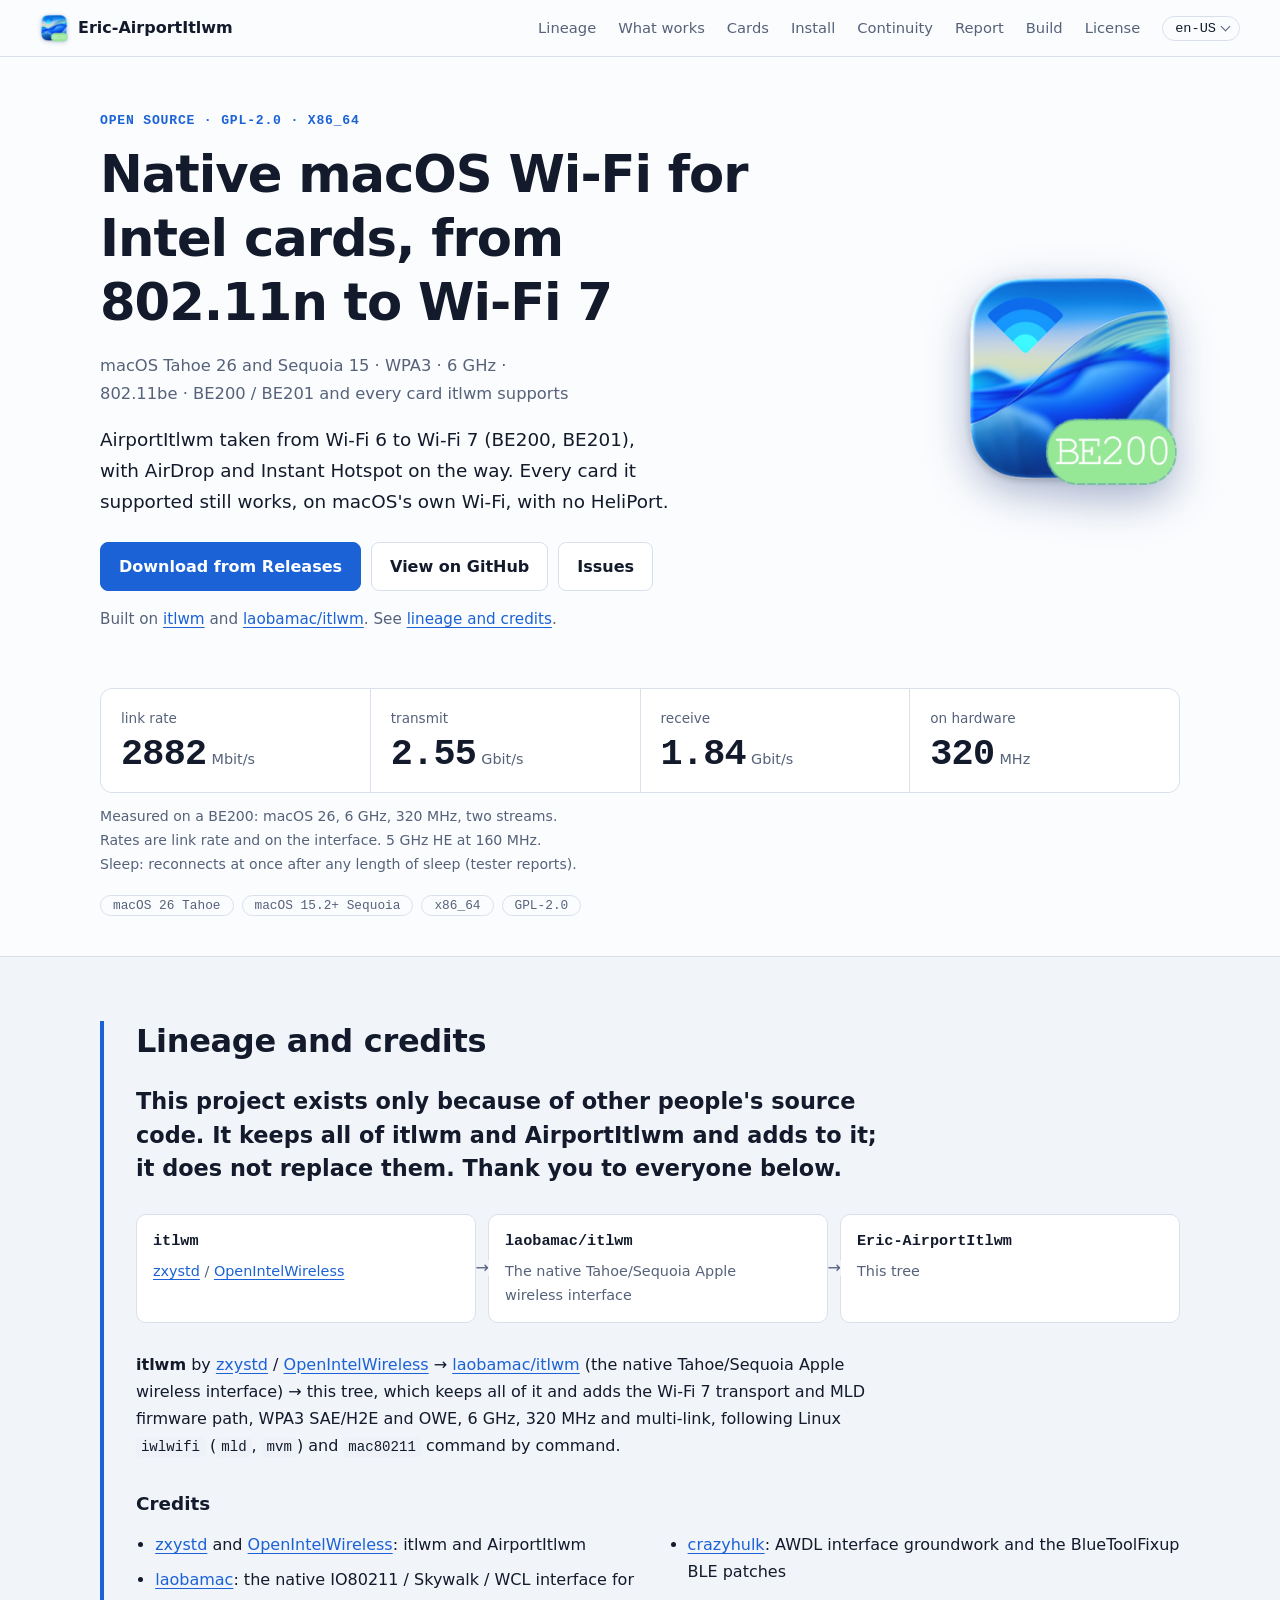
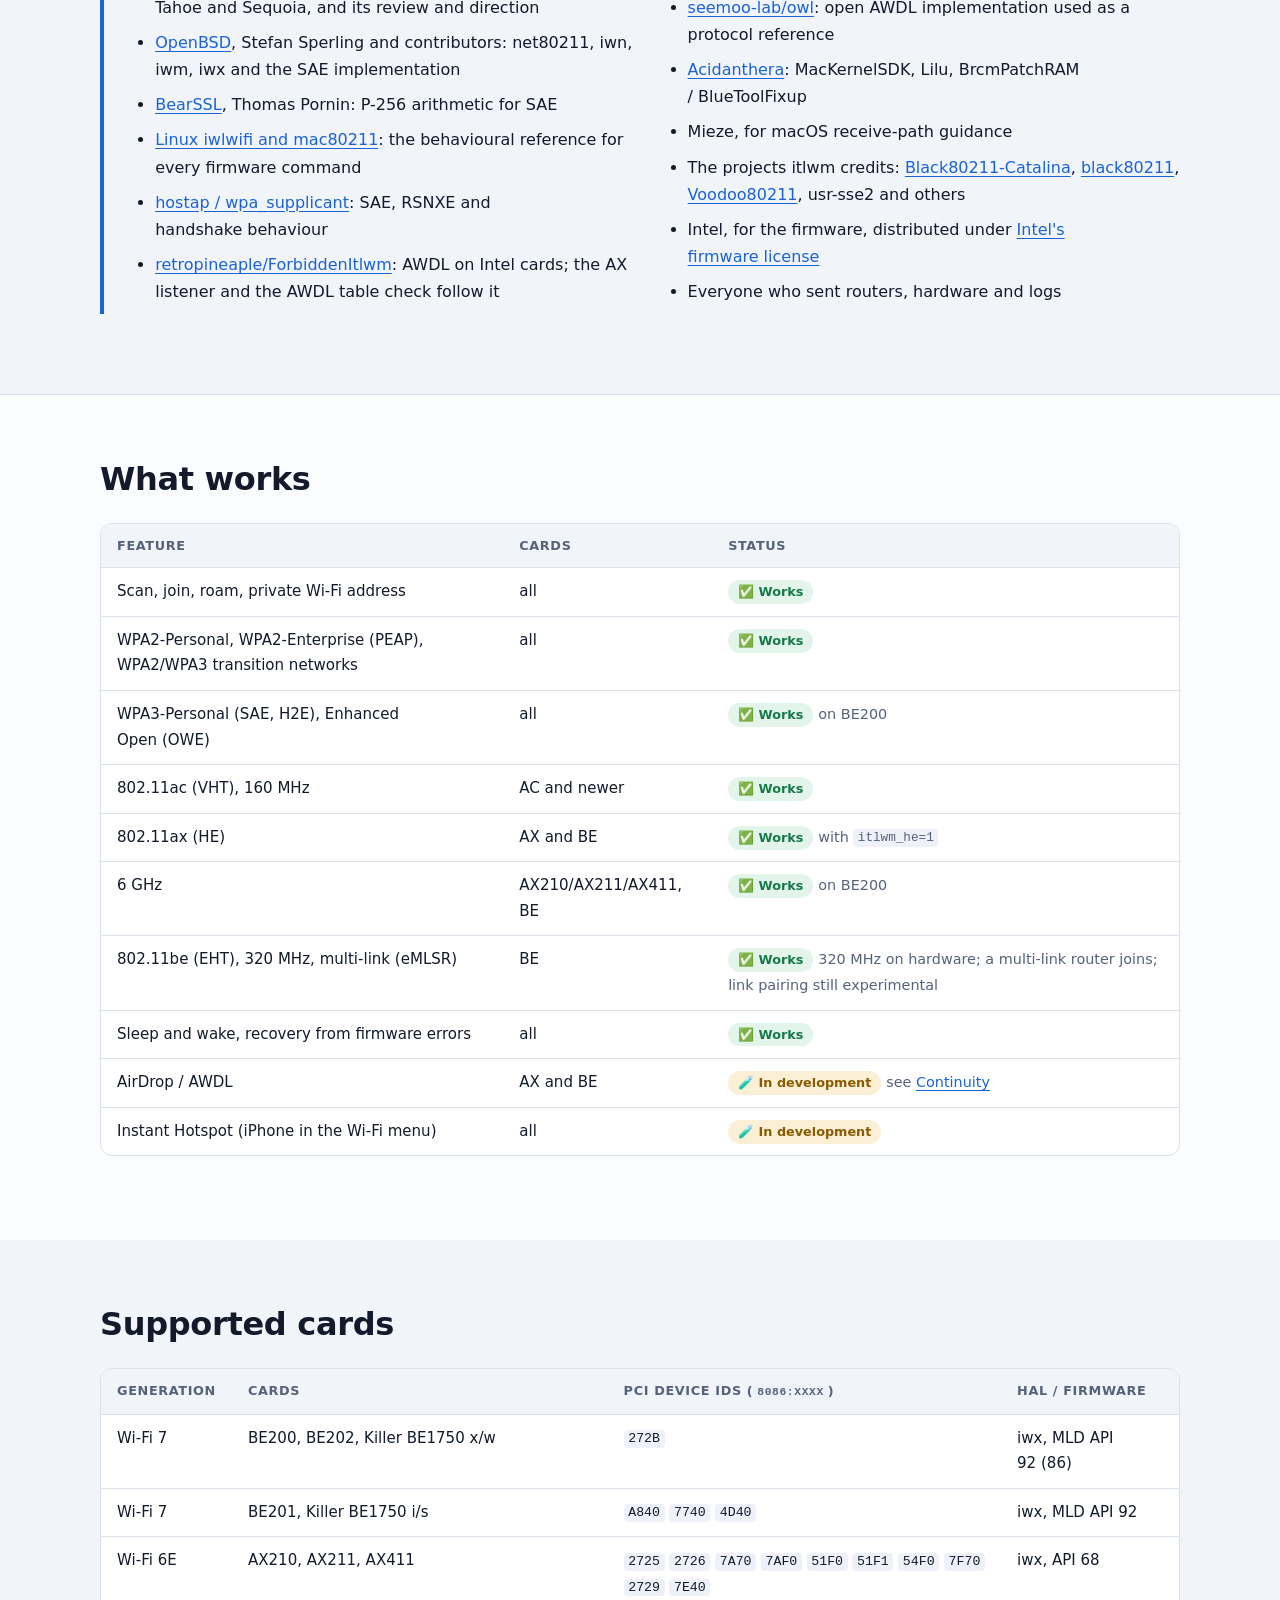
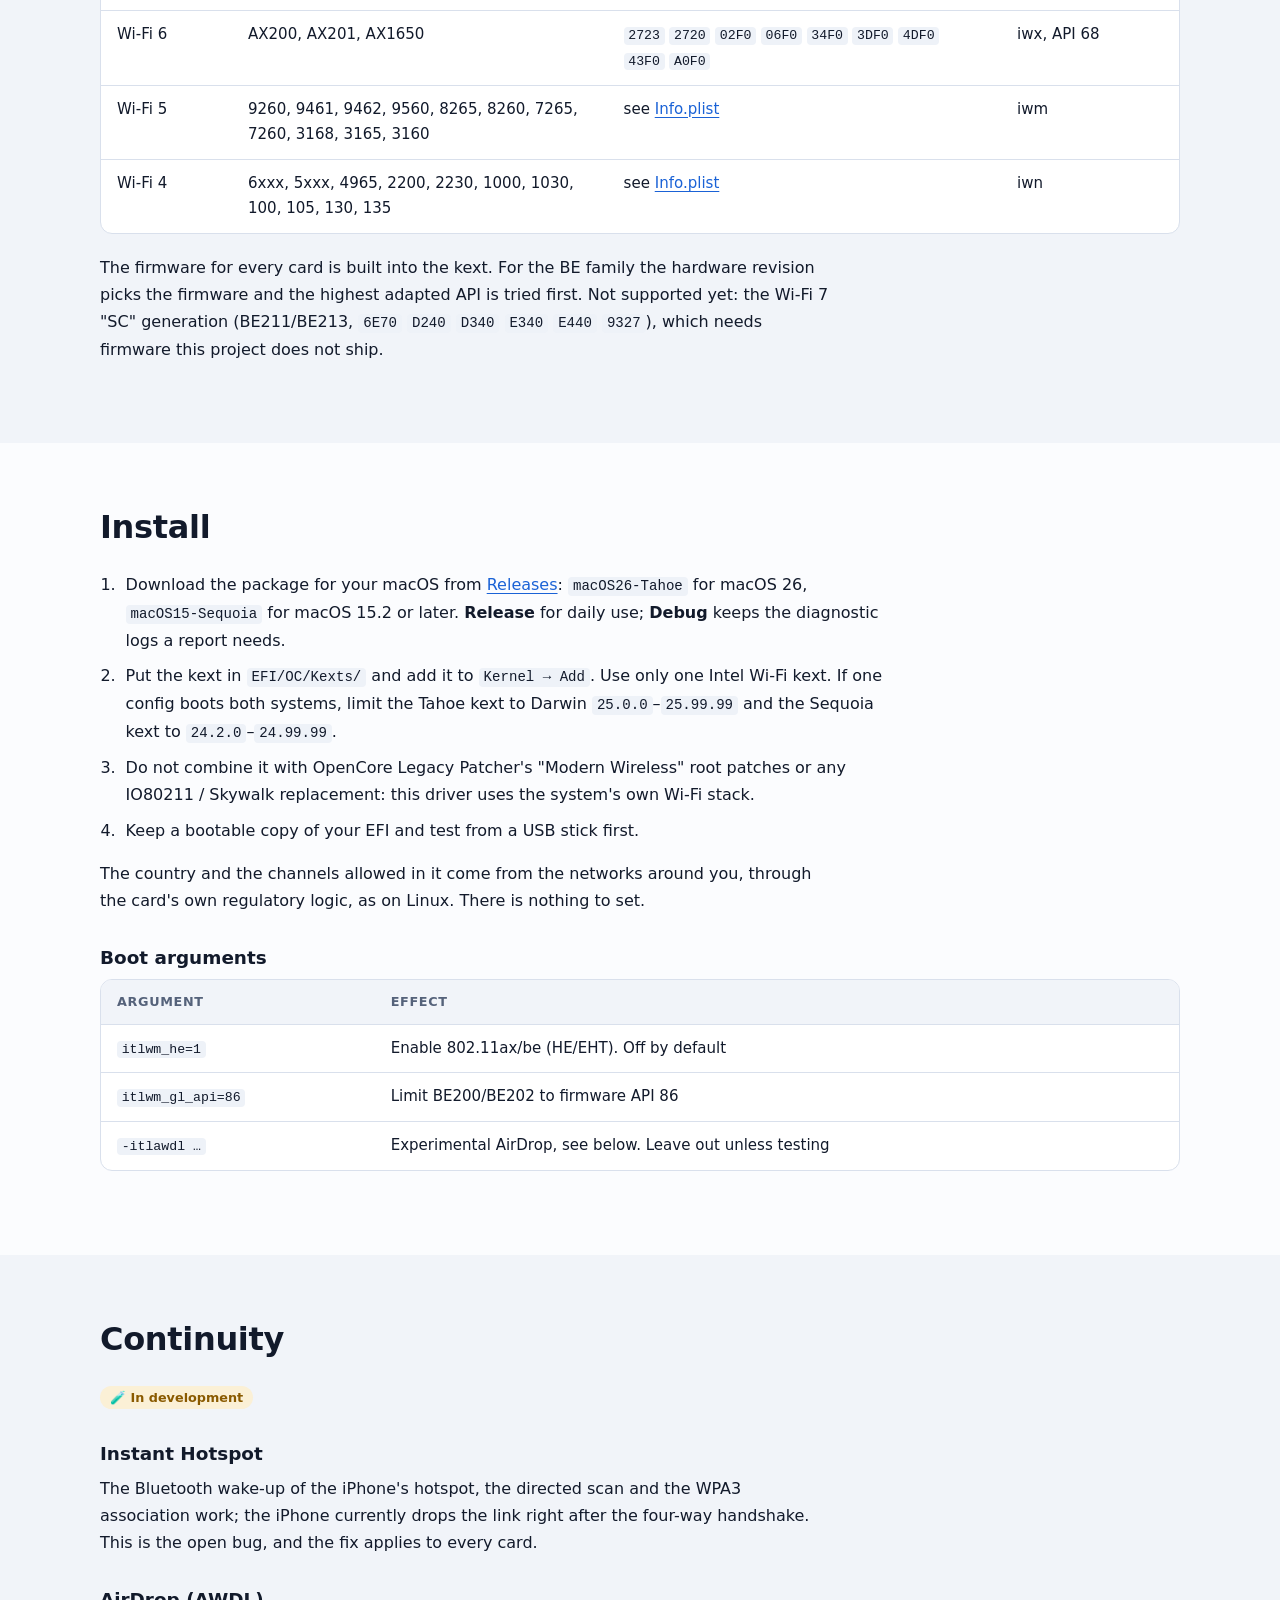
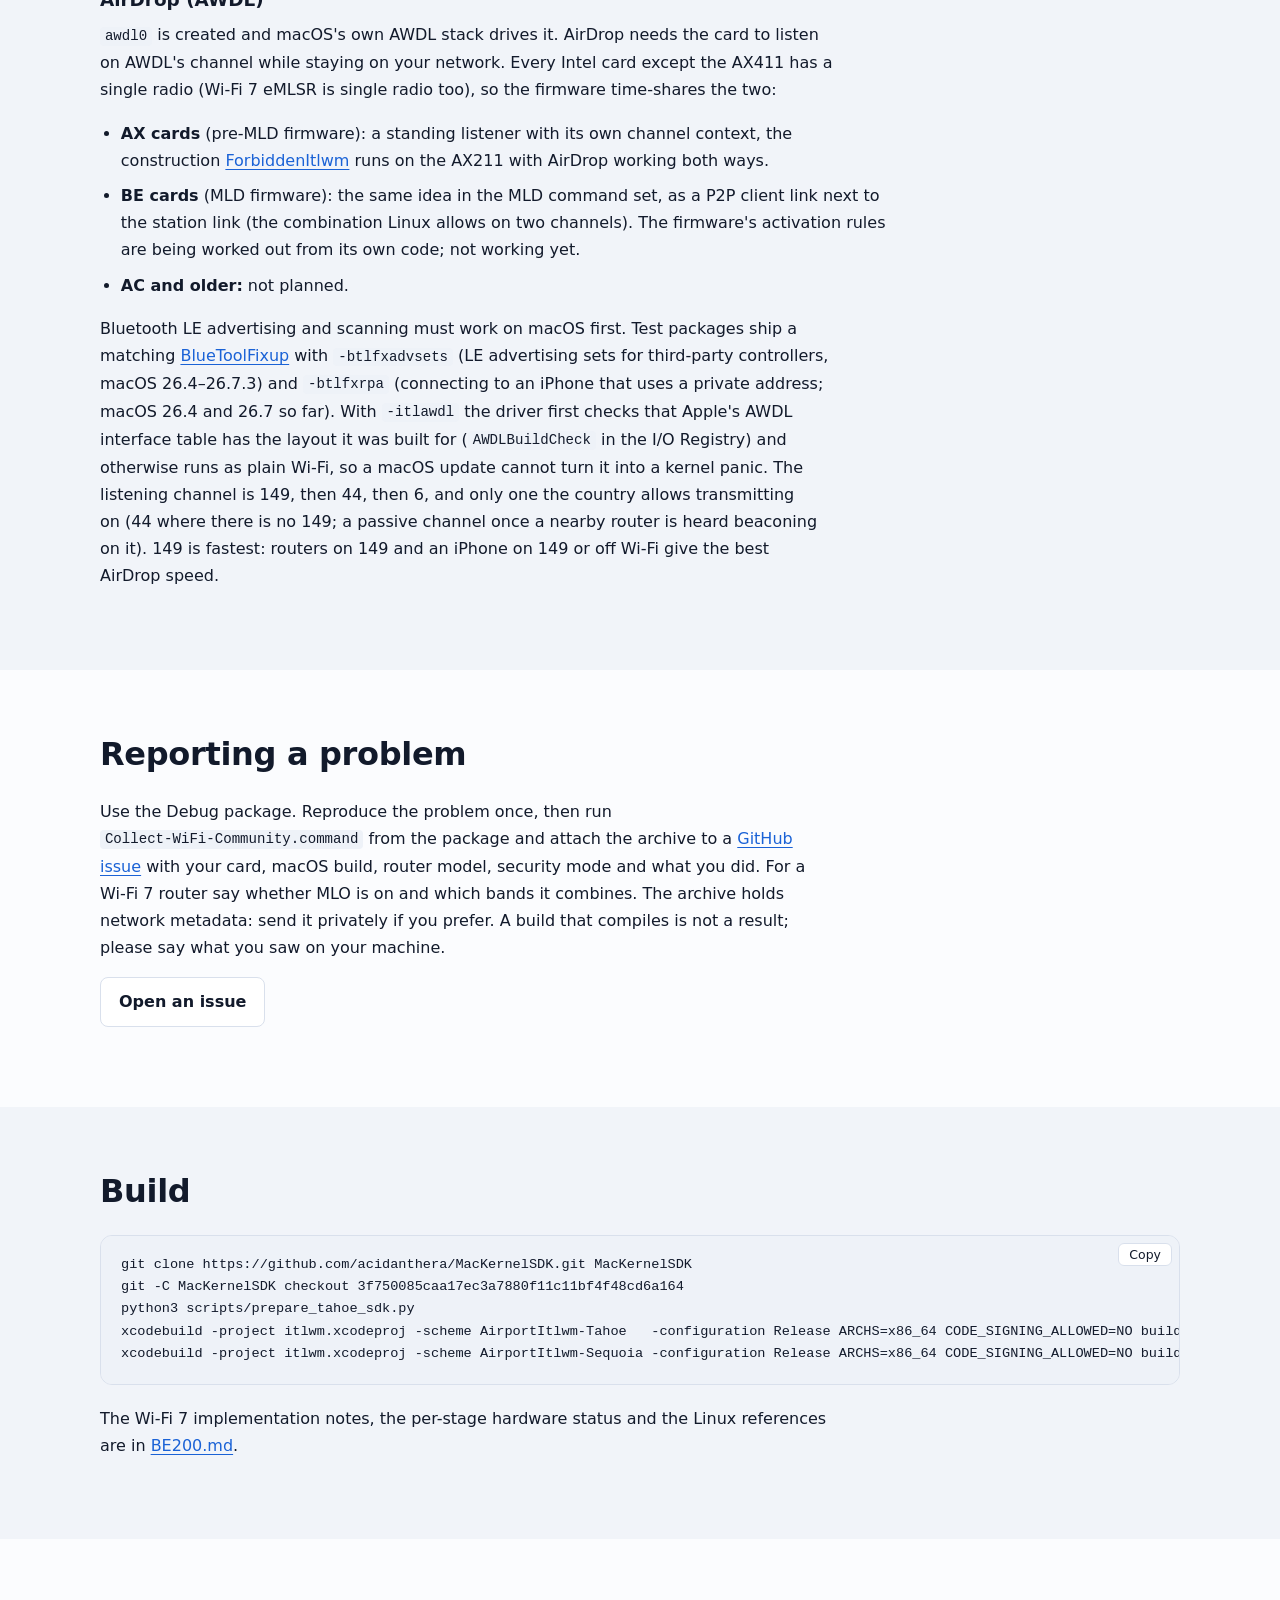
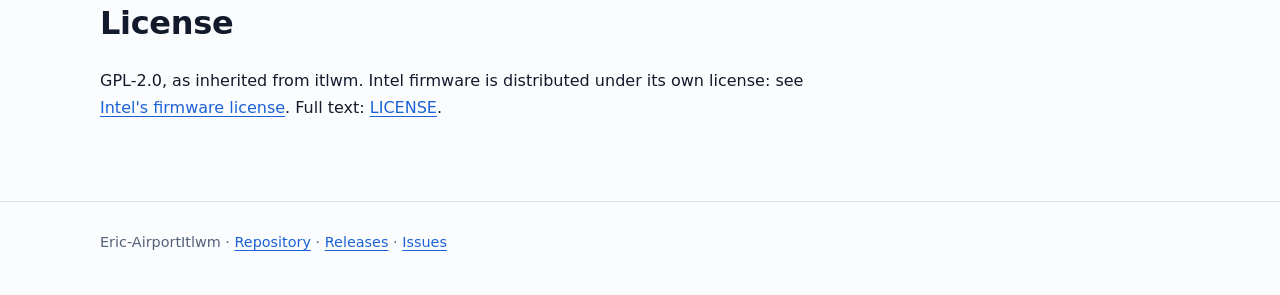
<file: docs/index.html>
<!DOCTYPE html>
<html lang="en" data-lang="en-us">
<head>
<meta charset="utf-8">
<meta name="viewport" content="width=device-width, initial-scale=1">
<meta name="color-scheme" content="light dark">
<title>Eric-AirportItlwm: native macOS Wi-Fi for Intel cards, 802.11n to Wi-Fi 7</title>
<meta name="description" content="Native macOS Wi-Fi for Intel cards, from 802.11n to Wi-Fi 7. macOS Tahoe 26 and Sequoia 15, WPA3, 6 GHz, 802.11be, BE200 / BE201 and every card itlwm supports.">
<link rel="canonical" href="https://ersiter.github.io/Eric-AirportItlwm/">
<link rel="alternate" hreflang="en" href="https://ersiter.github.io/Eric-AirportItlwm/">
<link rel="alternate" hreflang="zh-Hans" href="https://ersiter.github.io/Eric-AirportItlwm/zh-hans/">
<link rel="alternate" hreflang="zh-Hant" href="https://ersiter.github.io/Eric-AirportItlwm/zh-hant/">
<link rel="alternate" hreflang="de" href="https://ersiter.github.io/Eric-AirportItlwm/de/">
<link rel="alternate" hreflang="fr" href="https://ersiter.github.io/Eric-AirportItlwm/fr/">
<link rel="alternate" hreflang="ru" href="https://ersiter.github.io/Eric-AirportItlwm/ru/">
<link rel="alternate" hreflang="x-default" href="https://ersiter.github.io/Eric-AirportItlwm/">
<link rel="icon" type="image/png" href="be200-icon.png">
<link rel="stylesheet" href="style.css">
<script>var SITE_ROOT=true;</script>
<script src="lang.js"></script>
<script defer src="app.js"></script>
</head>
<body>
<a class="skip" href="#main">Skip to content</a>
<header class="top"><div class="bar">
<a class="brand" href="#top"><img src="be200-icon.png" width="28" height="28" alt="">Eric-AirportItlwm</a>
<button class="burger" type="button" aria-label="Menu" aria-expanded="false" aria-controls="sections"><span></span><span></span><span></span></button>
<nav id="sections" aria-label="Sections">
<a href="#lineage">Lineage</a>
<a href="#works">What works</a>
<a href="#cards">Cards</a>
<a href="#install">Install</a>
<a href="#continuity">Continuity</a>
<a href="#report">Report</a>
<a href="#build">Build</a>
<a href="#license">License</a>
</nav>
<details class="lang">
<summary aria-label="Language"><span lang="en">en-US</span></summary>
<ul>
<li><a href="./" hreflang="en" lang="en" data-lang="en-us" aria-current="true">en-US<span>English</span></a></li>
<li><a href="zh-hans/" hreflang="zh-Hans" lang="zh-Hans" data-lang="zh-hans">zh-Hans<span>简体中文</span></a></li>
<li><a href="zh-hant/" hreflang="zh-Hant" lang="zh-Hant" data-lang="zh-hant">zh-Hant<span>繁體中文</span></a></li>
<li><a href="de/" hreflang="de" lang="de" data-lang="de">de<span>Deutsch</span></a></li>
<li><a href="fr/" hreflang="fr" lang="fr" data-lang="fr">fr<span>Français</span></a></li>
<li><a href="ru/" hreflang="ru" lang="ru" data-lang="ru">ru<span>Русский</span></a></li>
</ul>
</details>
</div></header>
<main id="main">
<section class="hero" id="top"><div class="wrap hero-grid">
<div class="hero-text">
<p class="eyebrow">Open source · <span class="nw">GPL-2</span>.0 · x86_64</p>
<h1>Native macOS <span class="nw">Wi-Fi</span> for Intel cards, from <span class="nw">802.11n</span> to <span class="nw">Wi-Fi 7</span></h1>
<p class="sub">macOS Tahoe 26 and Sequoia 15 · WPA3 · 6 GHz · <span class="nw">802.11be</span> · <span class="nw">BE200 / BE201</span> and every card itlwm supports</p>
<p class="lead">AirportItlwm taken from <span class="nw">Wi-Fi 6</span> to <span class="nw">Wi-Fi 7</span> (BE200, BE201), with AirDrop and Instant Hotspot on the way. Every card it supported still works, on macOS's own <span class="nw">Wi-Fi</span>, with no HeliPort.</p>
<p class="cta"><a target="_blank" rel="noopener noreferrer" class="btn primary" href="https://github.com/Ersiter/Eric-AirportItlwm/releases/latest">Download from Releases</a><a target="_blank" rel="noopener noreferrer" class="btn" href="https://github.com/Ersiter/Eric-AirportItlwm">View on GitHub</a><a target="_blank" rel="noopener noreferrer" class="btn" href="https://github.com/Ersiter/Eric-AirportItlwm/issues">Issues</a></p>
<p class="credit-line">Built on <a target="_blank" rel="noopener noreferrer" href="https://github.com/OpenIntelWireless/itlwm">itlwm</a> and <a target="_blank" rel="noopener noreferrer" href="https://github.com/laobamac/itlwm">laobamac/itlwm</a>. See <a href="#lineage">lineage and credits</a>.</p>
</div>
<div class="hero-art"><img src="be200-icon.png" width="256" height="256" alt="Eric-AirportItlwm"></div>
</div>
<div class="wrap"><dl class="stats">
<div><dt>link rate</dt><dd><span class="num">2882</span> <span class="unit">Mbit/s</span></dd></div>
<div><dt>transmit</dt><dd><span class="num">2.55</span> <span class="unit">Gbit/s</span></dd></div>
<div><dt>receive</dt><dd><span class="num">1.84</span> <span class="unit">Gbit/s</span></dd></div>
<div><dt>on hardware</dt><dd><span class="num">320</span> <span class="unit">MHz</span></dd></div>
</dl><p class="note">Measured on a BE200: macOS 26, 6 GHz, 320 MHz, two streams. Rates are link rate and on the interface. 5 GHz HE at 160 MHz. Sleep: reconnects at once after any length of sleep (tester reports).</p>
<ul class="chips"><li>macOS 26 Tahoe</li><li>macOS 15.2+ Sequoia</li><li>x86_64</li><li>GPL-2.0</li></ul></div>
</section>
<section class="lineage" id="lineage"><div class="wrap">
<h2>Lineage and credits</h2>
<p class="big">This project exists only because of other people's source code. It keeps all of itlwm and AirportItlwm and adds to it; it does not replace them. Thank you to everyone below.</p>
<ol class="chain">
<li><strong>itlwm</strong><span><a target="_blank" rel="noopener noreferrer" href="https://github.com/zxystd">zxystd</a> / <a target="_blank" rel="noopener noreferrer" href="https://github.com/OpenIntelWireless/itlwm">OpenIntelWireless</a></span></li>
<li><strong>laobamac/itlwm</strong><span>The native <span class="nw">Tahoe/Sequoia</span> Apple wireless interface</span></li>
<li><strong>Eric-AirportItlwm</strong><span>This tree</span></li>
</ol>
<p><strong>itlwm</strong> by <a target="_blank" rel="noopener noreferrer" href="https://github.com/zxystd">zxystd</a> / <a target="_blank" rel="noopener noreferrer" href="https://github.com/OpenIntelWireless/itlwm">OpenIntelWireless</a> → <a target="_blank" rel="noopener noreferrer" href="https://github.com/laobamac/itlwm">laobamac/itlwm</a> (the native <span class="nw">Tahoe/Sequoia</span> Apple wireless interface) → this tree, which keeps all of it and adds the <span class="nw">Wi-Fi 7</span> transport and MLD firmware path, WPA3 SAE/H2E and OWE, 6 GHz, 320 MHz and <span class="nw">multi-link</span>, following Linux <code>iwlwifi</code> (<code>mld</code>, <code>mvm</code>) and <code>mac80211</code> command by command.</p>
<h3>Credits</h3>
<ul class="credits">
<li><a target="_blank" rel="noopener noreferrer" href="https://github.com/zxystd">zxystd</a> and <a target="_blank" rel="noopener noreferrer" href="https://github.com/OpenIntelWireless">OpenIntelWireless</a>: itlwm and AirportItlwm</li>
<li><a target="_blank" rel="noopener noreferrer" href="https://github.com/laobamac/itlwm">laobamac</a>: the native IO80211 / Skywalk / WCL interface for Tahoe and Sequoia, and its review and direction</li>
<li><a target="_blank" rel="noopener noreferrer" href="https://github.com/openbsd/src">OpenBSD</a>, Stefan Sperling and contributors: net80211, iwn, iwm, iwx and the SAE implementation</li>
<li><a target="_blank" rel="noopener noreferrer" href="https://bearssl.org/">BearSSL</a>, Thomas Pornin: <span class="nw">P-256</span> arithmetic for SAE</li>
<li><a target="_blank" rel="noopener noreferrer" href="https://github.com/torvalds/linux/tree/master/drivers/net/wireless/intel/iwlwifi">Linux iwlwifi and mac80211</a>: the behavioural reference for every firmware command</li>
<li><a target="_blank" rel="noopener noreferrer" href="https://w1.fi/">hostap / wpa_supplicant</a>: SAE, RSNXE and handshake behaviour</li>
<li><a target="_blank" rel="noopener noreferrer" href="https://github.com/retropineaple/ForbiddenItlwm">retropineaple/ForbiddenItlwm</a>: AWDL on Intel cards; the AX listener and the AWDL table check follow it</li>
<li><a target="_blank" rel="noopener noreferrer" href="https://github.com/crazyhulk">crazyhulk</a>: AWDL interface groundwork and the BlueToolFixup BLE patches</li>
<li><a target="_blank" rel="noopener noreferrer" href="https://github.com/seemoo-lab/owl"><span class="nw">seemoo-lab</span>/owl</a>: open AWDL implementation used as a protocol reference</li>
<li><a target="_blank" rel="noopener noreferrer" href="https://github.com/acidanthera">Acidanthera</a>: MacKernelSDK, Lilu, BrcmPatchRAM / BlueToolFixup</li>
<li>Mieze, for macOS <span class="nw">receive-path</span> guidance</li>
<li>The projects itlwm credits: <a target="_blank" rel="noopener noreferrer" href="https://github.com/AppleIntelWiFi/Black80211-Catalina"><span class="nw">Black80211-Catalina</span></a>, <a target="_blank" rel="noopener noreferrer" href="https://github.com/rpeshkov/black80211">black80211</a>, <a target="_blank" rel="noopener noreferrer" href="https://github.com/mercurysquad/Voodoo80211">Voodoo80211</a>, <span class="nw">usr-sse2</span> and others</li>
<li>Intel, for the firmware, distributed under <a target="_blank" rel="noopener noreferrer" href="https://github.com/Ersiter/Eric-AirportItlwm/blob/be200-tahoe/iwlwifi-firmware-license">Intel's firmware license</a></li>
<li>Everyone who sent routers, hardware and logs</li>
</ul></div></section>
<section id="works"><div class="wrap"><h2>What works</h2>
<div class="table-wrap"><table><thead><tr><th>Feature</th><th>Cards</th><th>Status</th></tr></thead><tbody>
<tr><td>Scan, join, roam, private <span class="nw">Wi-Fi</span> address</td><td>all</td><td><span class="pill ok"><span aria-hidden="true">✅</span> Works</span></td></tr>
<tr><td><span class="nw">WPA2-Personal</span>, <span class="nw">WPA2-Enterprise</span> (PEAP), WPA2/WPA3 transition networks</td><td>all</td><td><span class="pill ok"><span aria-hidden="true">✅</span> Works</span></td></tr>
<tr><td><span class="nw">WPA3-Personal</span> (SAE, H2E), Enhanced Open (OWE)</td><td>all</td><td><span class="pill ok"><span aria-hidden="true">✅</span> Works</span> <span class="snote">on BE200</span></td></tr>
<tr><td><span class="nw">802.11ac</span> (VHT), 160 MHz</td><td>AC and newer</td><td><span class="pill ok"><span aria-hidden="true">✅</span> Works</span></td></tr>
<tr><td><span class="nw">802.11ax</span> (HE)</td><td>AX and BE</td><td><span class="pill ok"><span aria-hidden="true">✅</span> Works</span> <span class="snote">with <code>itlwm_he=1</code></span></td></tr>
<tr><td>6 GHz</td><td>AX210/AX211/AX411, BE</td><td><span class="pill ok"><span aria-hidden="true">✅</span> Works</span> <span class="snote">on BE200</span></td></tr>
<tr><td><span class="nw">802.11be</span> (EHT), 320 MHz, <span class="nw">multi-link</span> (eMLSR)</td><td>BE</td><td><span class="pill ok"><span aria-hidden="true">✅</span> Works</span> <span class="snote">320 MHz on hardware; a <span class="nw">multi-link</span> router joins; link pairing still experimental</span></td></tr>
<tr><td>Sleep and wake, recovery from firmware errors</td><td>all</td><td><span class="pill ok"><span aria-hidden="true">✅</span> Works</span></td></tr>
<tr><td>AirDrop / AWDL</td><td>AX and BE</td><td><span class="pill dev"><span aria-hidden="true">🧪</span> In development</span> <span class="snote">see <a href="#continuity">Continuity</a></span></td></tr>
<tr><td>Instant Hotspot (iPhone in the <span class="nw">Wi-Fi</span> menu)</td><td>all</td><td><span class="pill dev"><span aria-hidden="true">🧪</span> In development</span></td></tr>
</tbody></table></div></div></section>
<section id="cards"><div class="wrap"><h2>Supported cards</h2>
<div class="table-wrap"><table class="cards"><thead><tr><th>Generation</th><th>Cards</th><th>PCI device IDs (<code>8086:xxxx</code>)</th><th>HAL / firmware</th></tr></thead><tbody>
<tr><td><span class="nw">Wi-Fi 7</span></td><td>BE200, BE202, Killer BE1750 x/w</td><td><code>272B</code></td><td>iwx, MLD API 92 (86)</td></tr>
<tr><td><span class="nw">Wi-Fi 7</span></td><td>BE201, Killer BE1750 i/s</td><td><code>A840</code> <code>7740</code> <code>4D40</code></td><td>iwx, MLD API 92</td></tr>
<tr><td><span class="nw">Wi-Fi 6E</span></td><td>AX210, AX211, AX411</td><td><code>2725</code> <code>2726</code> <code>7A70</code> <code>7AF0</code> <code>51F0</code> <code>51F1</code> <code>54F0</code> <code>7F70</code> <code>2729</code> <code>7E40</code></td><td>iwx, API 68</td></tr>
<tr><td><span class="nw">Wi-Fi 6</span></td><td>AX200, AX201, AX1650</td><td><code>2723</code> <code>2720</code> <code>02F0</code> <code>06F0</code> <code>34F0</code> <code>3DF0</code> <code>4DF0</code> <code>43F0</code> <code>A0F0</code></td><td>iwx, API 68</td></tr>
<tr><td><span class="nw">Wi-Fi 5</span></td><td>9260, 9461, 9462, 9560, 8265, 8260, 7265, 7260, 3168, 3165, 3160</td><td>see <a target="_blank" rel="noopener noreferrer" href="https://github.com/Ersiter/Eric-AirportItlwm/blob/be200-tahoe/AirportItlwm/WCL/Info.plist">Info.plist</a></td><td>iwm</td></tr>
<tr><td><span class="nw">Wi-Fi 4</span></td><td>6xxx, 5xxx, 4965, 2200, 2230, 1000, 1030, 100, 105, 130, 135</td><td>see <a target="_blank" rel="noopener noreferrer" href="https://github.com/Ersiter/Eric-AirportItlwm/blob/be200-tahoe/AirportItlwm/WCL/Info.plist">Info.plist</a></td><td>iwn</td></tr>
</tbody></table></div><p>The firmware for every card is built into the kext. For the BE family the hardware revision picks the firmware and the highest adapted API is tried first. Not supported yet: the <span class="nw">Wi-Fi 7</span> "SC" generation (BE211/BE213, <code>6E70</code> <code>D240</code> <code>D340</code> <code>E340</code> <code>E440</code> <code>9327</code>), which needs firmware this project does not ship.</p></div></section>
<section id="install"><div class="wrap"><h2>Install</h2><ol class="steps">
<li>Download the package for your macOS from <a target="_blank" rel="noopener noreferrer" href="https://github.com/Ersiter/Eric-AirportItlwm/releases">Releases</a>: <code>macOS26-Tahoe</code> for macOS 26, <code>macOS15-Sequoia</code> for macOS 15.2 or later. <strong>Release</strong> for daily use; <strong>Debug</strong> keeps the diagnostic logs a report needs.</li>
<li>Put the kext in <code>EFI/OC/Kexts/</code> and add it to <code>Kernel → Add</code>. Use only one Intel <span class="nw">Wi-Fi</span> kext. If one config boots both systems, limit the Tahoe kext to Darwin <code>25.0.0</code>–<code>25.99.99</code> and the Sequoia kext to <code>24.2.0</code>–<code>24.99.99</code>.</li>
<li>Do not combine it with OpenCore Legacy Patcher's "Modern Wireless" root patches or any IO80211 / Skywalk replacement: this driver uses the system's own <span class="nw">Wi-Fi</span> stack.</li>
<li>Keep a bootable copy of your EFI and test from a USB stick first.</li>
</ol><p>The country and the channels allowed in it come from the networks around you, through the card's own regulatory logic, as on Linux. There is nothing to set.</p>
<h3>Boot arguments</h3><div class="table-wrap"><table><thead><tr><th>Argument</th><th>Effect</th></tr></thead><tbody>
<tr><td><code>itlwm_he=1</code></td><td>Enable <span class="nw">802.11ax</span>/be (HE/EHT). Off by default</td></tr>
<tr><td><code>itlwm_gl_api=86</code></td><td>Limit BE200/BE202 to firmware API 86</td></tr>
<tr><td><code>-itlawdl …</code></td><td>Experimental AirDrop, see below. Leave out unless testing</td></tr>
</tbody></table></div></div></section>
<section id="continuity"><div class="wrap"><h2>Continuity</h2>
<p><span class="pill dev"><span aria-hidden="true">🧪</span> In development</span></p>
<h3>Instant Hotspot</h3><p>The Bluetooth <span class="nw">wake-up</span> of the iPhone's hotspot, the directed scan and the WPA3 association work; the iPhone currently drops the link right after the <span class="nw">four-way</span> handshake. This is the open bug, and the fix applies to every card.</p>
<h3>AirDrop (AWDL)</h3><p><code>awdl0</code> is created and macOS's own AWDL stack drives it. AirDrop needs the card to listen on AWDL's channel while staying on your network. Every Intel card except the AX411 has a single radio (<span class="nw">Wi-Fi 7</span> eMLSR is single radio too), so the firmware <span class="nw">time-shares</span> the two:</p><ul>
<li><strong>AX cards</strong> (<span class="nw">pre-MLD</span> firmware): a standing listener with its own channel context, the construction <a target="_blank" rel="noopener noreferrer" href="https://github.com/retropineaple/ForbiddenItlwm">ForbiddenItlwm</a> runs on the AX211 with AirDrop working both ways.</li>
<li><strong>BE cards</strong> (MLD firmware): the same idea in the MLD command set, as a P2P client link next to the station link (the combination Linux allows on two channels). The firmware's activation rules are being worked out from its own code; not working yet.</li>
<li><strong>AC and older:</strong> not planned.</li>
</ul><p>Bluetooth LE advertising and scanning must work on macOS first. Test packages ship a matching <a target="_blank" rel="noopener noreferrer" href="https://github.com/acidanthera/BrcmPatchRAM">BlueToolFixup</a> with <code>-btlfxadvsets</code> (LE advertising sets for <span class="nw">third-party</span> controllers, macOS 26.4–26.7.3) and <code>-btlfxrpa</code> (connecting to an iPhone that uses a private address; macOS 26.4 and 26.7 so far). With <code>-itlawdl</code> the driver first checks that Apple's AWDL interface table has the layout it was built for (<code>AWDLBuildCheck</code> in the I/O Registry) and otherwise runs as plain <span class="nw">Wi-Fi</span>, so a macOS update cannot turn it into a kernel panic. The listening channel is 149, then 44, then 6, and only one the country allows transmitting on (44 where there is no 149; a passive channel once a nearby router is heard beaconing on it). 149 is fastest: routers on 149 and an iPhone on 149 or off <span class="nw">Wi-Fi</span> give the best AirDrop speed.</p></div></section>
<section id="report"><div class="wrap"><h2>Reporting a problem</h2><p>Use the Debug package. Reproduce the problem once, then run <code>Collect-WiFi-Community.command</code> from the package and attach the archive to a <a target="_blank" rel="noopener noreferrer" href="https://github.com/Ersiter/Eric-AirportItlwm/issues">GitHub issue</a> with your card, macOS build, router model, security mode and what you did. For a <span class="nw">Wi-Fi 7</span> router say whether MLO is on and which bands it combines. The archive holds network metadata: send it privately if you prefer. A build that compiles is not a result; please say what you saw on your machine.</p><p><a target="_blank" rel="noopener noreferrer" class="btn" href="https://github.com/Ersiter/Eric-AirportItlwm/issues/new">Open an issue</a></p></div></section>
<section id="build"><div class="wrap"><h2>Build</h2>
<div class="code"><button type="button" class="copy" data-copied="Copied" hidden>Copy</button><pre><code>git clone https://github.com/acidanthera/MacKernelSDK.git MacKernelSDK
git -C MacKernelSDK checkout 3f750085caa17ec3a7880f11c11bf4f48cd6a164
python3 scripts/prepare_tahoe_sdk.py
xcodebuild -project itlwm.xcodeproj -scheme AirportItlwm-Tahoe   -configuration Release ARCHS=x86_64 CODE_SIGNING_ALLOWED=NO build
xcodebuild -project itlwm.xcodeproj -scheme AirportItlwm-Sequoia -configuration Release ARCHS=x86_64 CODE_SIGNING_ALLOWED=NO build</code></pre></div>
<p>The <span class="nw">Wi-Fi 7</span> implementation notes, the <span class="nw">per-stage</span> hardware status and the Linux references are in <a target="_blank" rel="noopener noreferrer" href="https://github.com/Ersiter/Eric-AirportItlwm/blob/be200-tahoe/BE200.md">BE200.md</a>.</p></div></section>
<section id="license"><div class="wrap"><h2>License</h2><p><span class="nw">GPL-2</span>.0, as inherited from itlwm. Intel firmware is distributed under its own license: see <a target="_blank" rel="noopener noreferrer" href="https://github.com/Ersiter/Eric-AirportItlwm/blob/be200-tahoe/iwlwifi-firmware-license">Intel's firmware license</a>. Full text: <a target="_blank" rel="noopener noreferrer" href="https://github.com/Ersiter/Eric-AirportItlwm/blob/be200-tahoe/LICENSE">LICENSE</a>.</p></div></section>
</main>
<footer><div class="wrap"><p>Eric-AirportItlwm · <a target="_blank" rel="noopener noreferrer" href="https://github.com/Ersiter/Eric-AirportItlwm">Repository</a> · <a target="_blank" rel="noopener noreferrer" href="https://github.com/Ersiter/Eric-AirportItlwm/releases">Releases</a> · <a target="_blank" rel="noopener noreferrer" href="https://github.com/Ersiter/Eric-AirportItlwm/issues">Issues</a></p></div></footer>
</body>
</html>
</file>
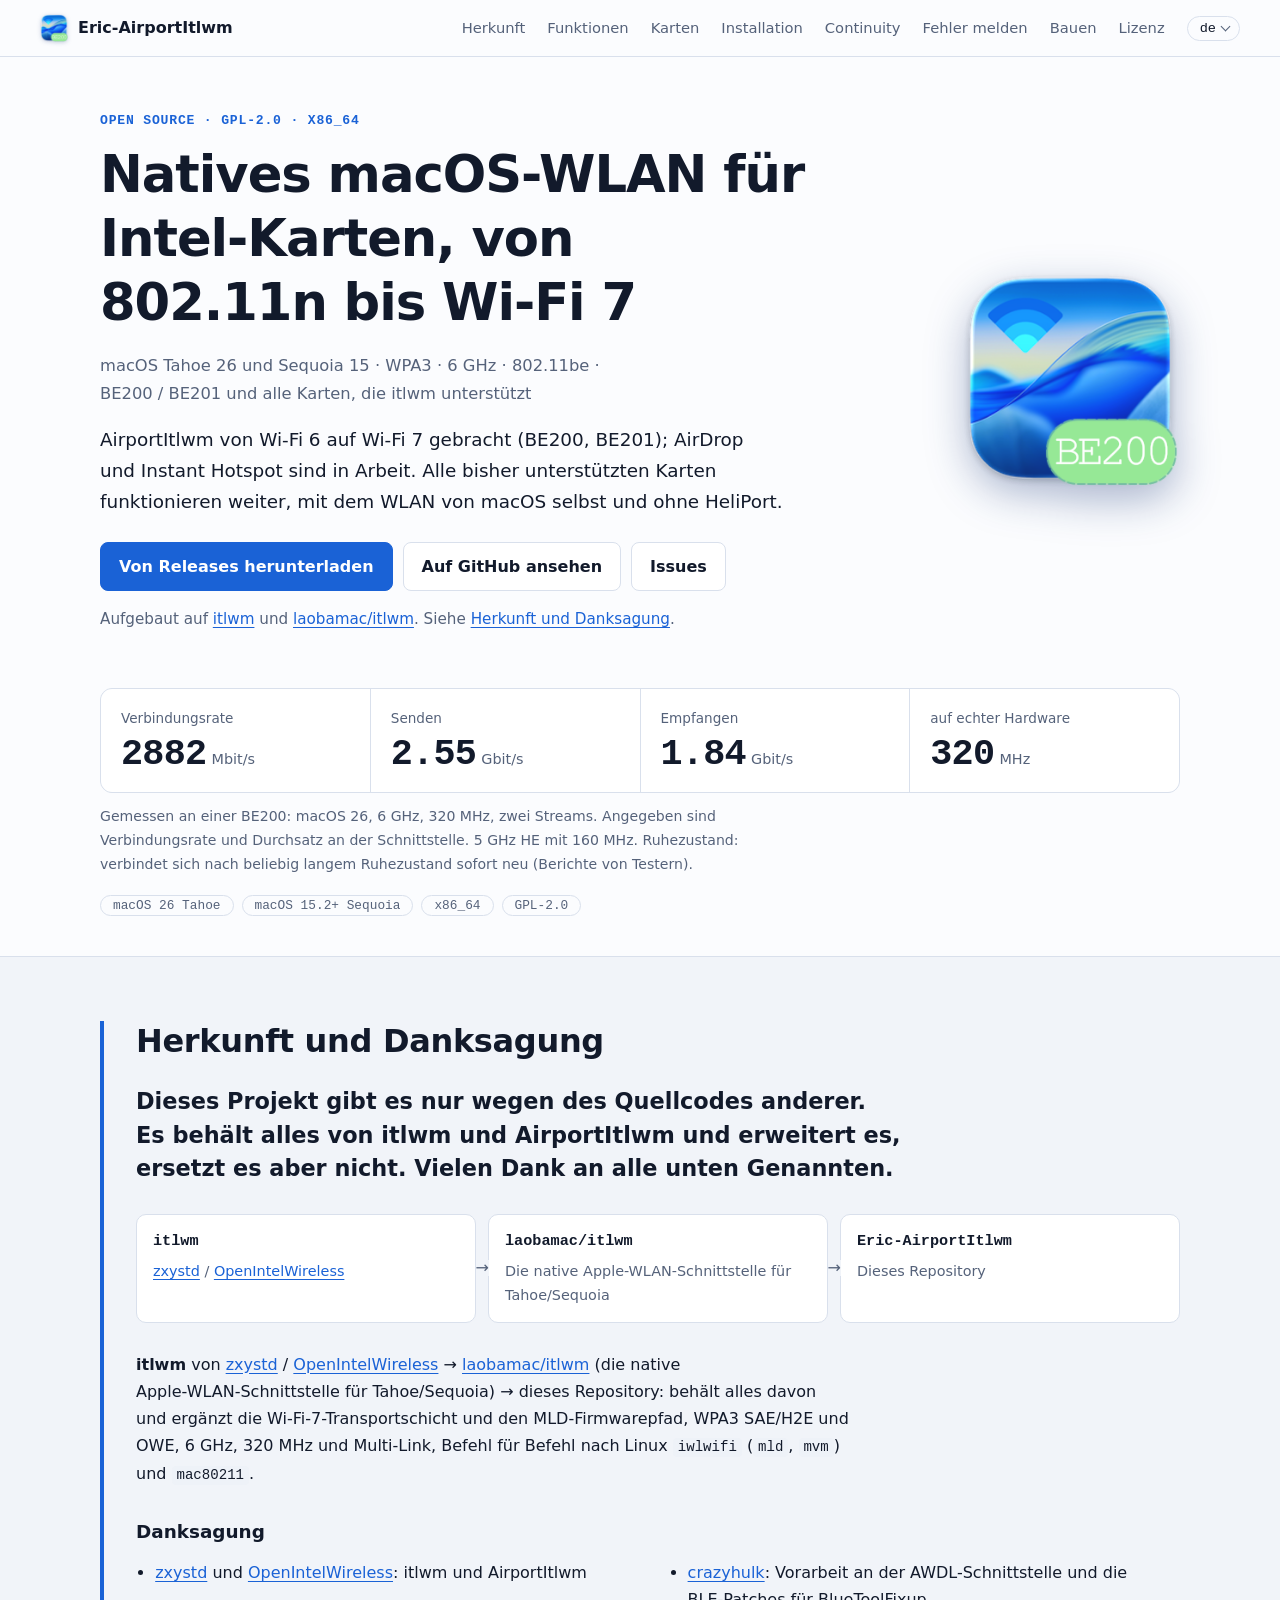
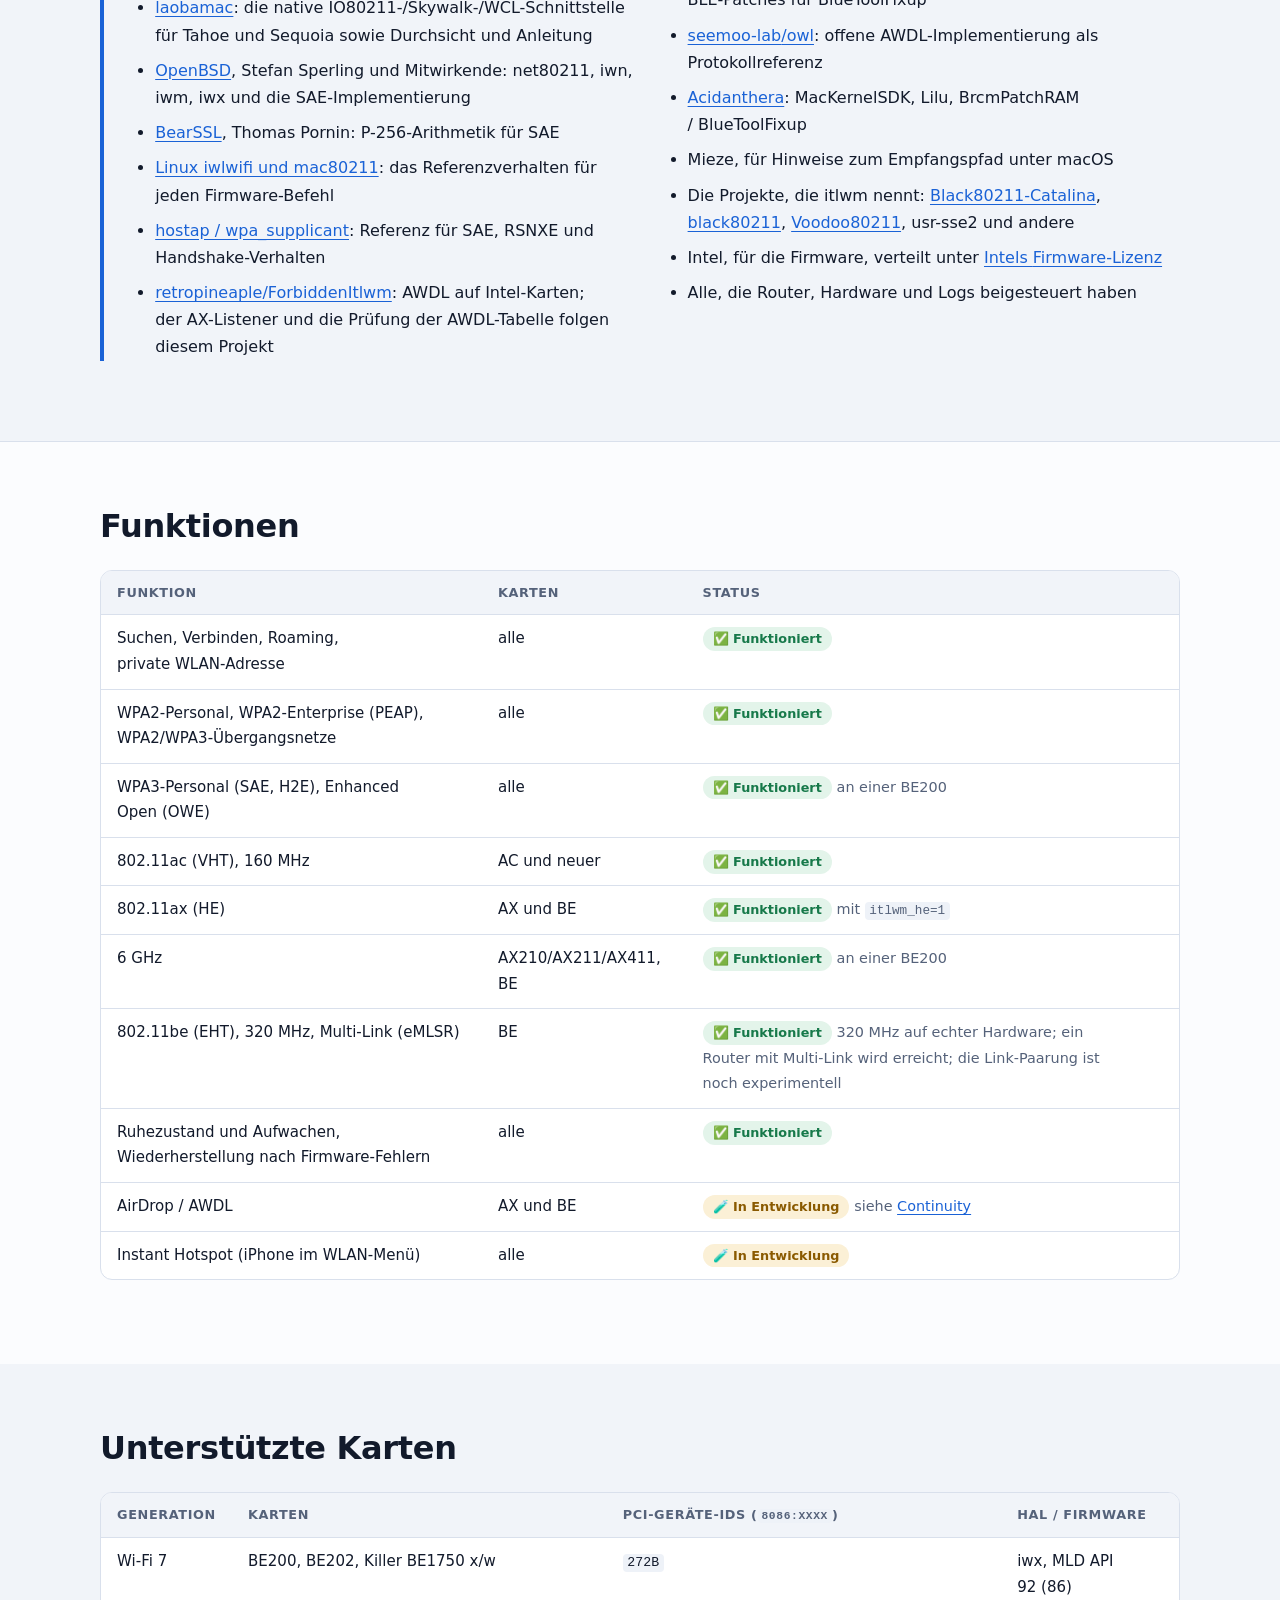
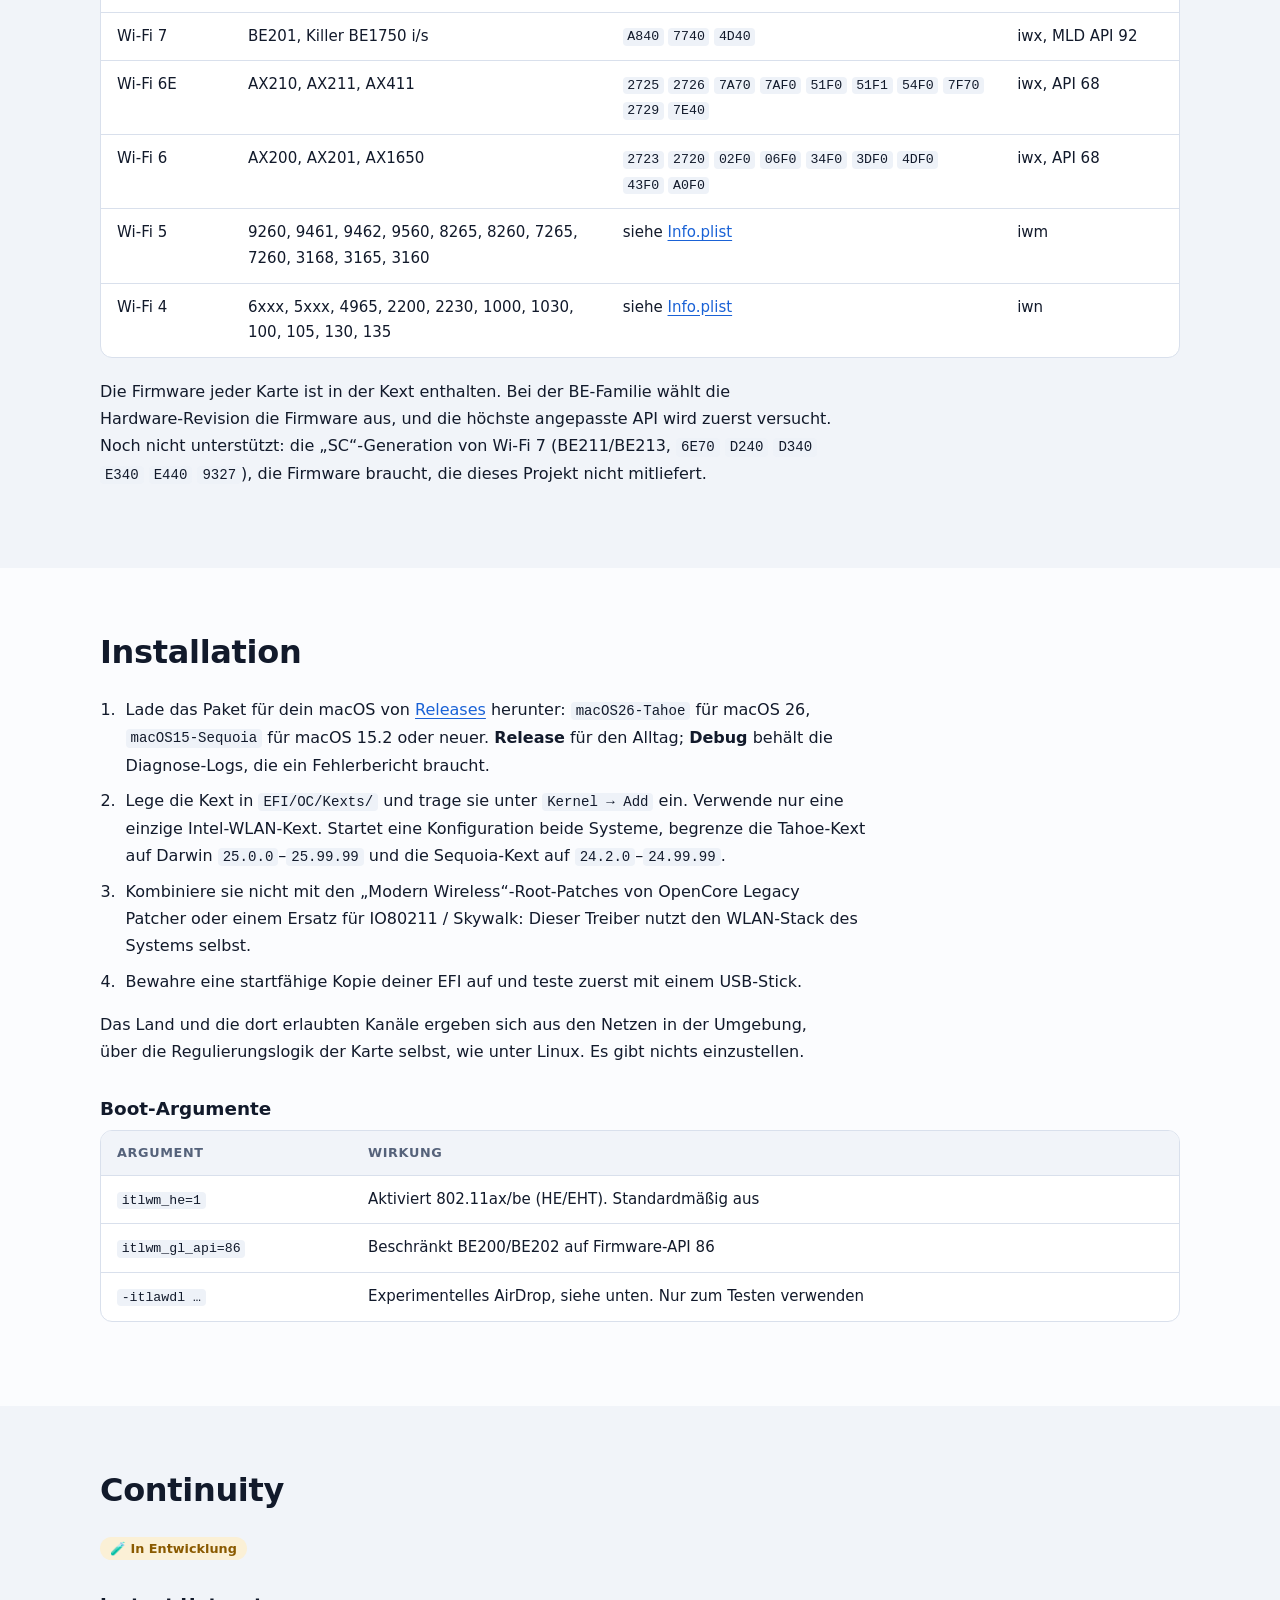
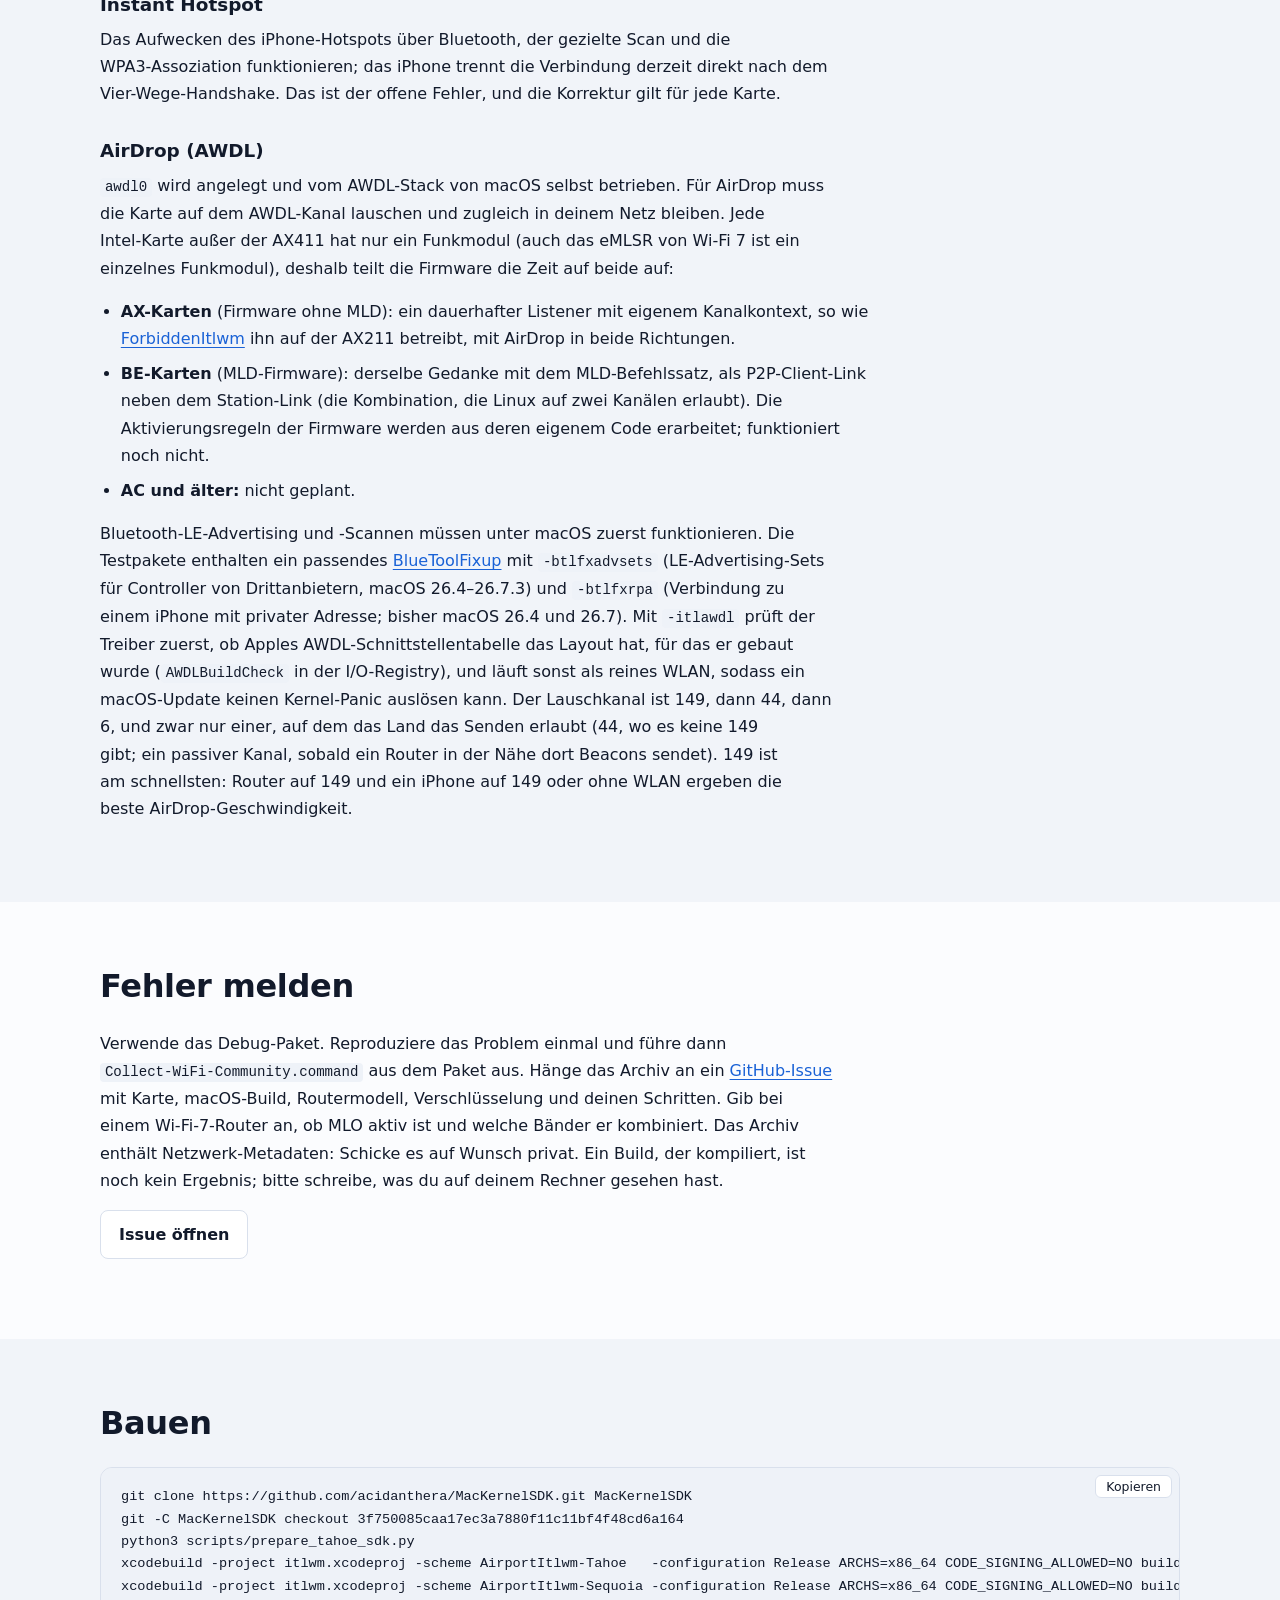
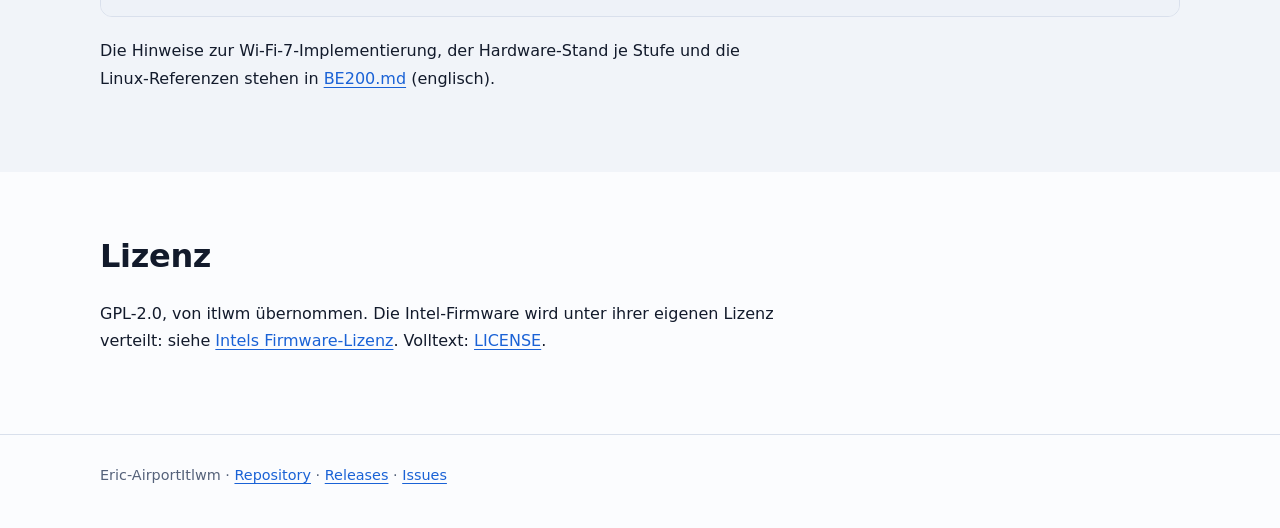
<file: docs/de/index.html>
<!DOCTYPE html>
<html lang="de" data-lang="de">
<head>
<meta charset="utf-8">
<meta name="viewport" content="width=device-width, initial-scale=1">
<meta name="color-scheme" content="light dark">
<title>Eric-AirportItlwm: natives macOS-WLAN für Intel-Karten, von 802.11n bis Wi-Fi 7</title>
<meta name="description" content="macOS Tahoe 26 und Sequoia 15 · WPA3 · 6 GHz · 802.11be · BE200 / BE201 und alle Karten, die itlwm unterstützt">
<link rel="canonical" href="https://ersiter.github.io/Eric-AirportItlwm/de/">
<link rel="alternate" hreflang="en" href="https://ersiter.github.io/Eric-AirportItlwm/">
<link rel="alternate" hreflang="zh-Hans" href="https://ersiter.github.io/Eric-AirportItlwm/zh-hans/">
<link rel="alternate" hreflang="zh-Hant" href="https://ersiter.github.io/Eric-AirportItlwm/zh-hant/">
<link rel="alternate" hreflang="de" href="https://ersiter.github.io/Eric-AirportItlwm/de/">
<link rel="alternate" hreflang="fr" href="https://ersiter.github.io/Eric-AirportItlwm/fr/">
<link rel="alternate" hreflang="ru" href="https://ersiter.github.io/Eric-AirportItlwm/ru/">
<link rel="alternate" hreflang="x-default" href="https://ersiter.github.io/Eric-AirportItlwm/">
<link rel="icon" type="image/png" href="../be200-icon.png">
<link rel="stylesheet" href="../style.css">
<script src="../lang.js"></script>
<script defer src="../app.js"></script>
</head>
<body>
<a class="skip" href="#main">Zum Inhalt springen</a>
<header class="top"><div class="bar">
<a class="brand" href="#top"><img src="../be200-icon.png" width="28" height="28" alt="">Eric-AirportItlwm</a>
<button class="burger" type="button" aria-label="Menü" aria-expanded="false" aria-controls="sections"><span></span><span></span><span></span></button>
<nav id="sections" aria-label="Abschnitte">
<a href="#lineage">Herkunft</a>
<a href="#works">Funktionen</a>
<a href="#cards">Karten</a>
<a href="#install">Installation</a>
<a href="#continuity">Continuity</a>
<a href="#report">Fehler melden</a>
<a href="#build">Bauen</a>
<a href="#license">Lizenz</a>
</nav>
<details class="lang">
<summary aria-label="Language"><span lang="de">de</span></summary>
<ul>
<li><a href="../" hreflang="en" lang="en" data-lang="en-us">en-US<span>English</span></a></li>
<li><a href="../zh-hans/" hreflang="zh-Hans" lang="zh-Hans" data-lang="zh-hans">zh-Hans<span>简体中文</span></a></li>
<li><a href="../zh-hant/" hreflang="zh-Hant" lang="zh-Hant" data-lang="zh-hant">zh-Hant<span>繁體中文</span></a></li>
<li><a href="./" hreflang="de" lang="de" data-lang="de" aria-current="true">de<span>Deutsch</span></a></li>
<li><a href="../fr/" hreflang="fr" lang="fr" data-lang="fr">fr<span>Français</span></a></li>
<li><a href="../ru/" hreflang="ru" lang="ru" data-lang="ru">ru<span>Русский</span></a></li>
</ul>
</details>
</div></header>
<main id="main">
<section class="hero" id="top"><div class="wrap hero-grid">
<div class="hero-text">
<p class="eyebrow">Open Source · <span class="nw">GPL-2</span>.0 · x86_64</p>
<h1>Natives <span class="nw">macOS-WLAN</span> für <span class="nw">Intel-Karten</span>, von <span class="nw">802.11n</span> bis <span class="nw">Wi-Fi 7</span></h1>
<p class="sub">macOS Tahoe 26 und Sequoia 15 · WPA3 · 6 GHz · <span class="nw">802.11be</span> · <span class="nw">BE200 / BE201</span> und alle Karten, die itlwm unterstützt</p>
<p class="lead">AirportItlwm von <span class="nw">Wi-Fi 6</span> auf <span class="nw">Wi-Fi 7</span> gebracht (BE200, BE201); AirDrop und Instant Hotspot sind in Arbeit. Alle bisher unterstützten Karten funktionieren weiter, mit dem WLAN von macOS selbst und ohne HeliPort.</p>
<p class="cta"><a target="_blank" rel="noopener noreferrer" class="btn primary" href="https://github.com/Ersiter/Eric-AirportItlwm/releases/latest">Von Releases herunterladen</a><a target="_blank" rel="noopener noreferrer" class="btn" href="https://github.com/Ersiter/Eric-AirportItlwm">Auf GitHub ansehen</a><a target="_blank" rel="noopener noreferrer" class="btn" href="https://github.com/Ersiter/Eric-AirportItlwm/issues">Issues</a></p>
<p class="credit-line">Aufgebaut auf <a target="_blank" rel="noopener noreferrer" href="https://github.com/OpenIntelWireless/itlwm">itlwm</a> und <a target="_blank" rel="noopener noreferrer" href="https://github.com/laobamac/itlwm">laobamac/itlwm</a>. Siehe <a href="#lineage">Herkunft und Danksagung</a>.</p>
</div>
<div class="hero-art"><img src="../be200-icon.png" width="256" height="256" alt="Eric-AirportItlwm"></div>
</div>
<div class="wrap"><dl class="stats">
<div><dt>Verbindungsrate</dt><dd><span class="num">2882</span> <span class="unit">Mbit/s</span></dd></div>
<div><dt>Senden</dt><dd><span class="num">2.55</span> <span class="unit">Gbit/s</span></dd></div>
<div><dt>Empfangen</dt><dd><span class="num">1.84</span> <span class="unit">Gbit/s</span></dd></div>
<div><dt>auf echter Hardware</dt><dd><span class="num">320</span> <span class="unit">MHz</span></dd></div>
</dl><p class="note">Gemessen an einer BE200: macOS 26, 6 GHz, 320 MHz, zwei Streams. Angegeben sind Verbindungsrate und Durchsatz an der Schnittstelle. 5 GHz HE mit 160 MHz. Ruhezustand: verbindet sich nach beliebig langem Ruhezustand sofort neu (Berichte von Testern).</p>
<ul class="chips"><li>macOS 26 Tahoe</li><li>macOS 15.2+ Sequoia</li><li>x86_64</li><li>GPL-2.0</li></ul></div>
</section>
<section class="lineage" id="lineage"><div class="wrap">
<h2>Herkunft und Danksagung</h2>
<p class="big">Dieses Projekt gibt es nur wegen des Quellcodes anderer. Es behält alles von itlwm und AirportItlwm und erweitert es, ersetzt es aber nicht. Vielen Dank an alle unten Genannten.</p>
<ol class="chain">
<li><strong>itlwm</strong><span><a target="_blank" rel="noopener noreferrer" href="https://github.com/zxystd">zxystd</a> / <a target="_blank" rel="noopener noreferrer" href="https://github.com/OpenIntelWireless/itlwm">OpenIntelWireless</a></span></li>
<li><strong>laobamac/itlwm</strong><span>Die native <span class="nw">Apple-WLAN-Schnittstelle</span> für <span class="nw">Tahoe/Sequoia</span></span></li>
<li><strong>Eric-AirportItlwm</strong><span>Dieses Repository</span></li>
</ol>
<p><strong>itlwm</strong> von <a target="_blank" rel="noopener noreferrer" href="https://github.com/zxystd">zxystd</a> / <a target="_blank" rel="noopener noreferrer" href="https://github.com/OpenIntelWireless/itlwm">OpenIntelWireless</a> → <a target="_blank" rel="noopener noreferrer" href="https://github.com/laobamac/itlwm">laobamac/itlwm</a> (die native <span class="nw">Apple-WLAN-Schnittstelle</span> für <span class="nw">Tahoe/Sequoia</span>) → dieses Repository: behält alles davon und ergänzt die <span class="nw">Wi-Fi-7-Transportschicht</span> und den <span class="nw">MLD-Firmwarepfad</span>, WPA3 SAE/H2E und OWE, 6 GHz, 320 MHz und <span class="nw">Multi-Link</span>, Befehl für Befehl nach Linux <code>iwlwifi</code> (<code>mld</code>, <code>mvm</code>) und <code>mac80211</code>.</p>
<h3>Danksagung</h3>
<ul class="credits">
<li><a target="_blank" rel="noopener noreferrer" href="https://github.com/zxystd">zxystd</a> und <a target="_blank" rel="noopener noreferrer" href="https://github.com/OpenIntelWireless">OpenIntelWireless</a>: itlwm und AirportItlwm</li>
<li><a target="_blank" rel="noopener noreferrer" href="https://github.com/laobamac/itlwm">laobamac</a>: die native IO80211-/Skywalk-/<span class="nw">WCL-Schnittstelle</span> für Tahoe und Sequoia sowie Durchsicht und Anleitung</li>
<li><a target="_blank" rel="noopener noreferrer" href="https://github.com/openbsd/src">OpenBSD</a>, Stefan Sperling und Mitwirkende: net80211, iwn, iwm, iwx und die <span class="nw">SAE-Implementierung</span></li>
<li><a target="_blank" rel="noopener noreferrer" href="https://bearssl.org/">BearSSL</a>, Thomas Pornin: <span class="nw">P-256-Arithmetik</span> für SAE</li>
<li><a target="_blank" rel="noopener noreferrer" href="https://github.com/torvalds/linux/tree/master/drivers/net/wireless/intel/iwlwifi">Linux iwlwifi und mac80211</a>: das Referenzverhalten für jeden <span class="nw">Firmware-Befehl</span></li>
<li><a target="_blank" rel="noopener noreferrer" href="https://w1.fi/">hostap / wpa_supplicant</a>: Referenz für SAE, RSNXE und <span class="nw">Handshake-Verhalten</span></li>
<li><a target="_blank" rel="noopener noreferrer" href="https://github.com/retropineaple/ForbiddenItlwm">retropineaple/ForbiddenItlwm</a>: AWDL auf <span class="nw">Intel-Karten</span>; der <span class="nw">AX-Listener</span> und die Prüfung der <span class="nw">AWDL-Tabelle</span> folgen diesem Projekt</li>
<li><a target="_blank" rel="noopener noreferrer" href="https://github.com/crazyhulk">crazyhulk</a>: Vorarbeit an der <span class="nw">AWDL-Schnittstelle</span> und die <span class="nw">BLE-Patches</span> für BlueToolFixup</li>
<li><a target="_blank" rel="noopener noreferrer" href="https://github.com/seemoo-lab/owl"><span class="nw">seemoo-lab</span>/owl</a>: offene <span class="nw">AWDL-Implementierung</span> als Protokollreferenz</li>
<li><a target="_blank" rel="noopener noreferrer" href="https://github.com/acidanthera">Acidanthera</a>: MacKernelSDK, Lilu, BrcmPatchRAM / BlueToolFixup</li>
<li>Mieze, für Hinweise zum Empfangspfad unter macOS</li>
<li>Die Projekte, die itlwm nennt: <a target="_blank" rel="noopener noreferrer" href="https://github.com/AppleIntelWiFi/Black80211-Catalina"><span class="nw">Black80211-Catalina</span></a>, <a target="_blank" rel="noopener noreferrer" href="https://github.com/rpeshkov/black80211">black80211</a>, <a target="_blank" rel="noopener noreferrer" href="https://github.com/mercurysquad/Voodoo80211">Voodoo80211</a>, <span class="nw">usr-sse2</span> und andere</li>
<li>Intel, für die Firmware, verteilt unter <a target="_blank" rel="noopener noreferrer" href="https://github.com/Ersiter/Eric-AirportItlwm/blob/be200-tahoe/iwlwifi-firmware-license">Intels <span class="nw">Firmware-Lizenz</span></a></li>
<li>Alle, die Router, Hardware und Logs beigesteuert haben</li>
</ul></div></section>
<section id="works"><div class="wrap"><h2>Funktionen</h2>
<div class="table-wrap"><table><thead><tr><th>Funktion</th><th>Karten</th><th>Status</th></tr></thead><tbody>
<tr><td>Suchen, Verbinden, Roaming, private <span class="nw">WLAN-Adresse</span></td><td>alle</td><td><span class="pill ok"><span aria-hidden="true">✅</span> Funktioniert</span></td></tr>
<tr><td><span class="nw">WPA2-Personal</span>, <span class="nw">WPA2-Enterprise</span> (PEAP), WPA2/<span class="nw">WPA3-Übergangsnetze</span></td><td>alle</td><td><span class="pill ok"><span aria-hidden="true">✅</span> Funktioniert</span></td></tr>
<tr><td><span class="nw">WPA3-Personal</span> (SAE, H2E), Enhanced Open (OWE)</td><td>alle</td><td><span class="pill ok"><span aria-hidden="true">✅</span> Funktioniert</span> <span class="snote">an einer BE200</span></td></tr>
<tr><td><span class="nw">802.11ac</span> (VHT), 160 MHz</td><td>AC und neuer</td><td><span class="pill ok"><span aria-hidden="true">✅</span> Funktioniert</span></td></tr>
<tr><td><span class="nw">802.11ax</span> (HE)</td><td>AX und BE</td><td><span class="pill ok"><span aria-hidden="true">✅</span> Funktioniert</span> <span class="snote">mit <code>itlwm_he=1</code></span></td></tr>
<tr><td>6 GHz</td><td>AX210/AX211/AX411, BE</td><td><span class="pill ok"><span aria-hidden="true">✅</span> Funktioniert</span> <span class="snote">an einer BE200</span></td></tr>
<tr><td><span class="nw">802.11be</span> (EHT), 320 MHz, <span class="nw">Multi-Link</span> (eMLSR)</td><td>BE</td><td><span class="pill ok"><span aria-hidden="true">✅</span> Funktioniert</span> <span class="snote">320 MHz auf echter Hardware; ein Router mit <span class="nw">Multi-Link</span> wird erreicht; die <span class="nw">Link-Paarung</span> ist noch experimentell</span></td></tr>
<tr><td>Ruhezustand und Aufwachen, Wiederherstellung nach <span class="nw">Firmware-Fehlern</span></td><td>alle</td><td><span class="pill ok"><span aria-hidden="true">✅</span> Funktioniert</span></td></tr>
<tr><td>AirDrop / AWDL</td><td>AX und BE</td><td><span class="pill dev"><span aria-hidden="true">🧪</span> In Entwicklung</span> <span class="snote">siehe <a href="#continuity">Continuity</a></span></td></tr>
<tr><td>Instant Hotspot (iPhone im <span class="nw">WLAN-Menü</span>)</td><td>alle</td><td><span class="pill dev"><span aria-hidden="true">🧪</span> In Entwicklung</span></td></tr>
</tbody></table></div></div></section>
<section id="cards"><div class="wrap"><h2>Unterstützte Karten</h2>
<div class="table-wrap"><table class="cards"><thead><tr><th>Generation</th><th>Karten</th><th><span class="nw">PCI-Geräte-IDs</span> (<code>8086:xxxx</code>)</th><th>HAL / Firmware</th></tr></thead><tbody>
<tr><td><span class="nw">Wi-Fi 7</span></td><td>BE200, BE202, Killer BE1750 x/w</td><td><code>272B</code></td><td>iwx, MLD API 92 (86)</td></tr>
<tr><td><span class="nw">Wi-Fi 7</span></td><td>BE201, Killer BE1750 i/s</td><td><code>A840</code> <code>7740</code> <code>4D40</code></td><td>iwx, MLD API 92</td></tr>
<tr><td><span class="nw">Wi-Fi 6E</span></td><td>AX210, AX211, AX411</td><td><code>2725</code> <code>2726</code> <code>7A70</code> <code>7AF0</code> <code>51F0</code> <code>51F1</code> <code>54F0</code> <code>7F70</code> <code>2729</code> <code>7E40</code></td><td>iwx, API 68</td></tr>
<tr><td><span class="nw">Wi-Fi 6</span></td><td>AX200, AX201, AX1650</td><td><code>2723</code> <code>2720</code> <code>02F0</code> <code>06F0</code> <code>34F0</code> <code>3DF0</code> <code>4DF0</code> <code>43F0</code> <code>A0F0</code></td><td>iwx, API 68</td></tr>
<tr><td><span class="nw">Wi-Fi 5</span></td><td>9260, 9461, 9462, 9560, 8265, 8260, 7265, 7260, 3168, 3165, 3160</td><td>siehe <a target="_blank" rel="noopener noreferrer" href="https://github.com/Ersiter/Eric-AirportItlwm/blob/be200-tahoe/AirportItlwm/WCL/Info.plist">Info.plist</a></td><td>iwm</td></tr>
<tr><td><span class="nw">Wi-Fi 4</span></td><td>6xxx, 5xxx, 4965, 2200, 2230, 1000, 1030, 100, 105, 130, 135</td><td>siehe <a target="_blank" rel="noopener noreferrer" href="https://github.com/Ersiter/Eric-AirportItlwm/blob/be200-tahoe/AirportItlwm/WCL/Info.plist">Info.plist</a></td><td>iwn</td></tr>
</tbody></table></div><p>Die Firmware jeder Karte ist in der Kext enthalten. Bei der <span class="nw">BE-Familie</span> wählt die <span class="nw">Hardware-Revision</span> die Firmware aus, und die höchste angepasste API wird zuerst versucht. Noch nicht unterstützt: die „SC“-Generation von <span class="nw">Wi-Fi 7</span> (BE211/BE213, <code>6E70</code> <code>D240</code> <code>D340</code> <code>E340</code> <code>E440</code> <code>9327</code>), die Firmware braucht, die dieses Projekt nicht mitliefert.</p></div></section>
<section id="install"><div class="wrap"><h2>Installation</h2><ol class="steps">
<li>Lade das Paket für dein macOS von <a target="_blank" rel="noopener noreferrer" href="https://github.com/Ersiter/Eric-AirportItlwm/releases">Releases</a> herunter: <code>macOS26-Tahoe</code> für macOS 26, <code>macOS15-Sequoia</code> für macOS 15.2 oder neuer. <strong>Release</strong> für den Alltag; <strong>Debug</strong> behält die <span class="nw">Diagnose-Logs</span>, die ein Fehlerbericht braucht.</li>
<li>Lege die Kext in <code>EFI/OC/Kexts/</code> und trage sie unter <code>Kernel → Add</code> ein. Verwende nur eine einzige <span class="nw">Intel-WLAN-Kext</span>. Startet eine Konfiguration beide Systeme, begrenze die <span class="nw">Tahoe-Kext</span> auf Darwin <code>25.0.0</code>–<code>25.99.99</code> und die <span class="nw">Sequoia-Kext</span> auf <code>24.2.0</code>–<code>24.99.99</code>.</li>
<li>Kombiniere sie nicht mit den „Modern Wireless“-<span class="nw">Root-Patches</span> von OpenCore Legacy Patcher oder einem Ersatz für IO80211 / Skywalk: Dieser Treiber nutzt den <span class="nw">WLAN-Stack</span> des Systems selbst.</li>
<li>Bewahre eine startfähige Kopie deiner EFI auf und teste zuerst mit einem <span class="nw">USB-Stick</span>.</li>
</ol><p>Das Land und die dort erlaubten Kanäle ergeben sich aus den Netzen in der Umgebung, über die Regulierungslogik der Karte selbst, wie unter Linux. Es gibt nichts einzustellen.</p>
<h3><span class="nw">Boot-Argumente</span></h3><div class="table-wrap"><table><thead><tr><th>Argument</th><th>Wirkung</th></tr></thead><tbody>
<tr><td><code>itlwm_he=1</code></td><td>Aktiviert <span class="nw">802.11ax</span>/be (HE/EHT). Standardmäßig aus</td></tr>
<tr><td><code>itlwm_gl_api=86</code></td><td>Beschränkt BE200/BE202 auf <span class="nw">Firmware-API 8</span>6</td></tr>
<tr><td><code>-itlawdl …</code></td><td>Experimentelles AirDrop, siehe unten. Nur zum Testen verwenden</td></tr>
</tbody></table></div></div></section>
<section id="continuity"><div class="wrap"><h2>Continuity</h2>
<p><span class="pill dev"><span aria-hidden="true">🧪</span> In Entwicklung</span></p>
<h3>Instant Hotspot</h3><p>Das Aufwecken des <span class="nw">iPhone-Hotspots</span> über Bluetooth, der gezielte Scan und die <span class="nw">WPA3-Assoziation</span> funktionieren; das iPhone trennt die Verbindung derzeit direkt nach dem <span class="nw">Vier-Wege-Handshake</span>. Das ist der offene Fehler, und die Korrektur gilt für jede Karte.</p>
<h3>AirDrop (AWDL)</h3><p><code>awdl0</code> wird angelegt und vom <span class="nw">AWDL-Stack</span> von macOS selbst betrieben. Für AirDrop muss die Karte auf dem <span class="nw">AWDL-Kanal</span> lauschen und zugleich in deinem Netz bleiben. Jede <span class="nw">Intel-Karte</span> außer der AX411 hat nur ein Funkmodul (auch das eMLSR von <span class="nw">Wi-Fi 7</span> ist ein einzelnes Funkmodul), deshalb teilt die Firmware die Zeit auf beide auf:</p><ul>
<li><strong><span class="nw">AX-Karten</span></strong> (Firmware ohne MLD): ein dauerhafter Listener mit eigenem Kanalkontext, so wie <a target="_blank" rel="noopener noreferrer" href="https://github.com/retropineaple/ForbiddenItlwm">ForbiddenItlwm</a> ihn auf der AX211 betreibt, mit AirDrop in beide Richtungen.</li>
<li><strong><span class="nw">BE-Karten</span></strong> (<span class="nw">MLD-Firmware</span>): derselbe Gedanke mit dem <span class="nw">MLD-Befehlssatz</span>, als <span class="nw">P2P-Client-Link</span> neben dem <span class="nw">Station-Link</span> (die Kombination, die Linux auf zwei Kanälen erlaubt). Die Aktivierungsregeln der Firmware werden aus deren eigenem Code erarbeitet; funktioniert noch nicht.</li>
<li><strong>AC und älter:</strong> nicht geplant.</li>
</ul><p><span class="nw">Bluetooth-LE-Advertising</span> und -Scannen müssen unter macOS zuerst funktionieren. Die Testpakete enthalten ein passendes <a target="_blank" rel="noopener noreferrer" href="https://github.com/acidanthera/BrcmPatchRAM">BlueToolFixup</a> mit <code>-btlfxadvsets</code> (<span class="nw">LE-Advertising-Sets</span> für Controller von Drittanbietern, macOS 26.4–26.7.3) und <code>-btlfxrpa</code> (Verbindung zu einem iPhone mit privater Adresse; bisher macOS 26.4 und 26.7). Mit <code>-itlawdl</code> prüft der Treiber zuerst, ob Apples <span class="nw">AWDL-Schnittstellentabelle</span> das Layout hat, für das er gebaut wurde (<code>AWDLBuildCheck</code> in der I/<span class="nw">O-Registry</span>), und läuft sonst als reines WLAN, sodass ein <span class="nw">macOS-Update</span> keinen <span class="nw">Kernel-Panic</span> auslösen kann. Der Lauschkanal ist 149, dann 44, dann 6, und zwar nur einer, auf dem das Land das Senden erlaubt (44, wo es keine 149 gibt; ein passiver Kanal, sobald ein Router in der Nähe dort Beacons sendet). 149 ist am schnellsten: Router auf 149 und ein iPhone auf 149 oder ohne WLAN ergeben die beste <span class="nw">AirDrop-Geschwindigkeit</span>.</p></div></section>
<section id="report"><div class="wrap"><h2>Fehler melden</h2><p>Verwende das <span class="nw">Debug-Paket</span>. Reproduziere das Problem einmal und führe dann <code>Collect-WiFi-Community.command</code> aus dem Paket aus. Hänge das Archiv an ein <a target="_blank" rel="noopener noreferrer" href="https://github.com/Ersiter/Eric-AirportItlwm/issues"><span class="nw">GitHub-Issue</span></a> mit Karte, <span class="nw">macOS-Build</span>, Routermodell, Verschlüsselung und deinen Schritten. Gib bei einem <span class="nw">Wi-Fi-7-Router</span> an, ob MLO aktiv ist und welche Bänder er kombiniert. Das Archiv enthält <span class="nw">Netzwerk-Metadaten</span>: Schicke es auf Wunsch privat. Ein Build, der kompiliert, ist noch kein Ergebnis; bitte schreibe, was du auf deinem Rechner gesehen hast.</p><p><a target="_blank" rel="noopener noreferrer" class="btn" href="https://github.com/Ersiter/Eric-AirportItlwm/issues/new">Issue öffnen</a></p></div></section>
<section id="build"><div class="wrap"><h2>Bauen</h2>
<div class="code"><button type="button" class="copy" data-copied="Kopiert" hidden>Kopieren</button><pre><code>git clone https://github.com/acidanthera/MacKernelSDK.git MacKernelSDK
git -C MacKernelSDK checkout 3f750085caa17ec3a7880f11c11bf4f48cd6a164
python3 scripts/prepare_tahoe_sdk.py
xcodebuild -project itlwm.xcodeproj -scheme AirportItlwm-Tahoe   -configuration Release ARCHS=x86_64 CODE_SIGNING_ALLOWED=NO build
xcodebuild -project itlwm.xcodeproj -scheme AirportItlwm-Sequoia -configuration Release ARCHS=x86_64 CODE_SIGNING_ALLOWED=NO build</code></pre></div>
<p>Die Hinweise zur <span class="nw">Wi-Fi-7-Implementierung</span>, der <span class="nw">Hardware-Stand</span> je Stufe und die <span class="nw">Linux-Referenzen</span> stehen in <a target="_blank" rel="noopener noreferrer" href="https://github.com/Ersiter/Eric-AirportItlwm/blob/be200-tahoe/BE200.md">BE200.md</a> (englisch).</p></div></section>
<section id="license"><div class="wrap"><h2>Lizenz</h2><p><span class="nw">GPL-2</span>.0, von itlwm übernommen. Die <span class="nw">Intel-Firmware</span> wird unter ihrer eigenen Lizenz verteilt: siehe <a target="_blank" rel="noopener noreferrer" href="https://github.com/Ersiter/Eric-AirportItlwm/blob/be200-tahoe/iwlwifi-firmware-license">Intels <span class="nw">Firmware-Lizenz</span></a>. Volltext: <a target="_blank" rel="noopener noreferrer" href="https://github.com/Ersiter/Eric-AirportItlwm/blob/be200-tahoe/LICENSE">LICENSE</a>.</p></div></section>
</main>
<footer><div class="wrap"><p>Eric-AirportItlwm · <a target="_blank" rel="noopener noreferrer" href="https://github.com/Ersiter/Eric-AirportItlwm">Repository</a> · <a target="_blank" rel="noopener noreferrer" href="https://github.com/Ersiter/Eric-AirportItlwm/releases">Releases</a> · <a target="_blank" rel="noopener noreferrer" href="https://github.com/Ersiter/Eric-AirportItlwm/issues">Issues</a></p></div></footer>
</body>
</html>
</file>
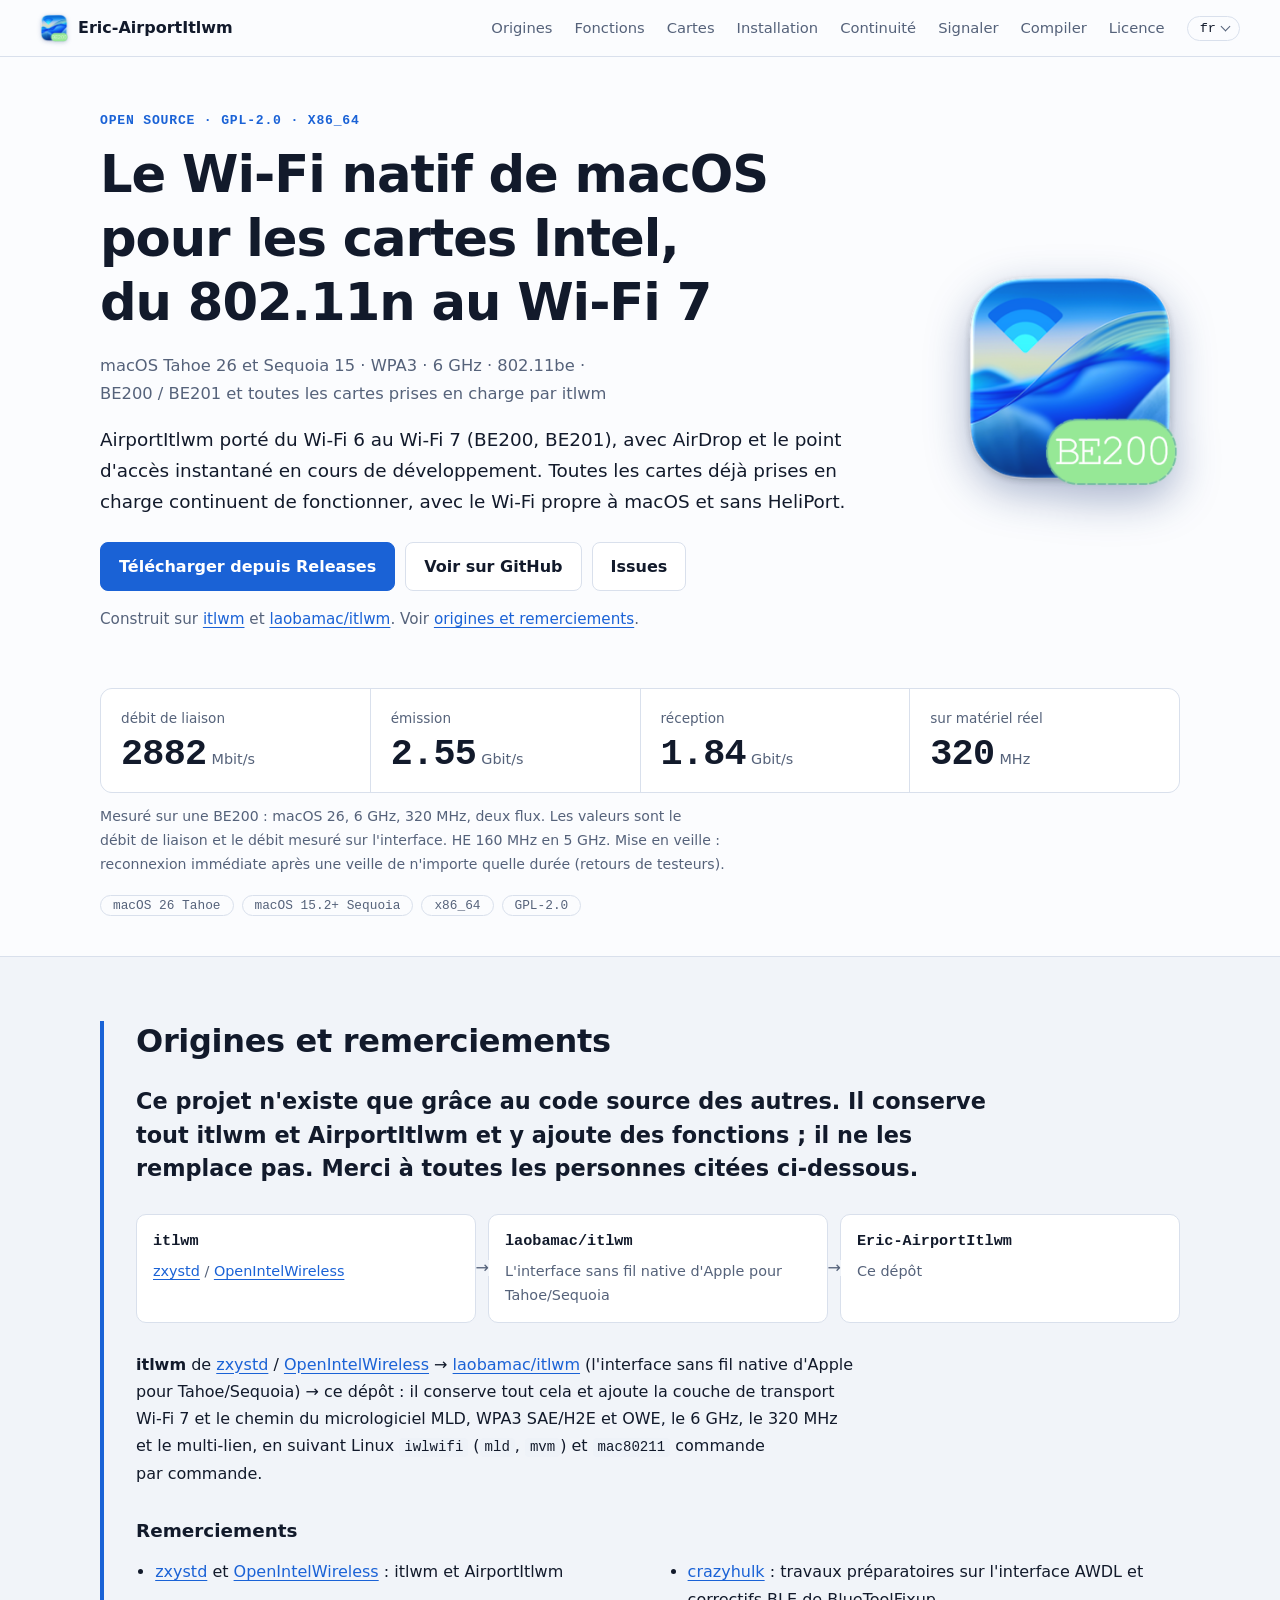
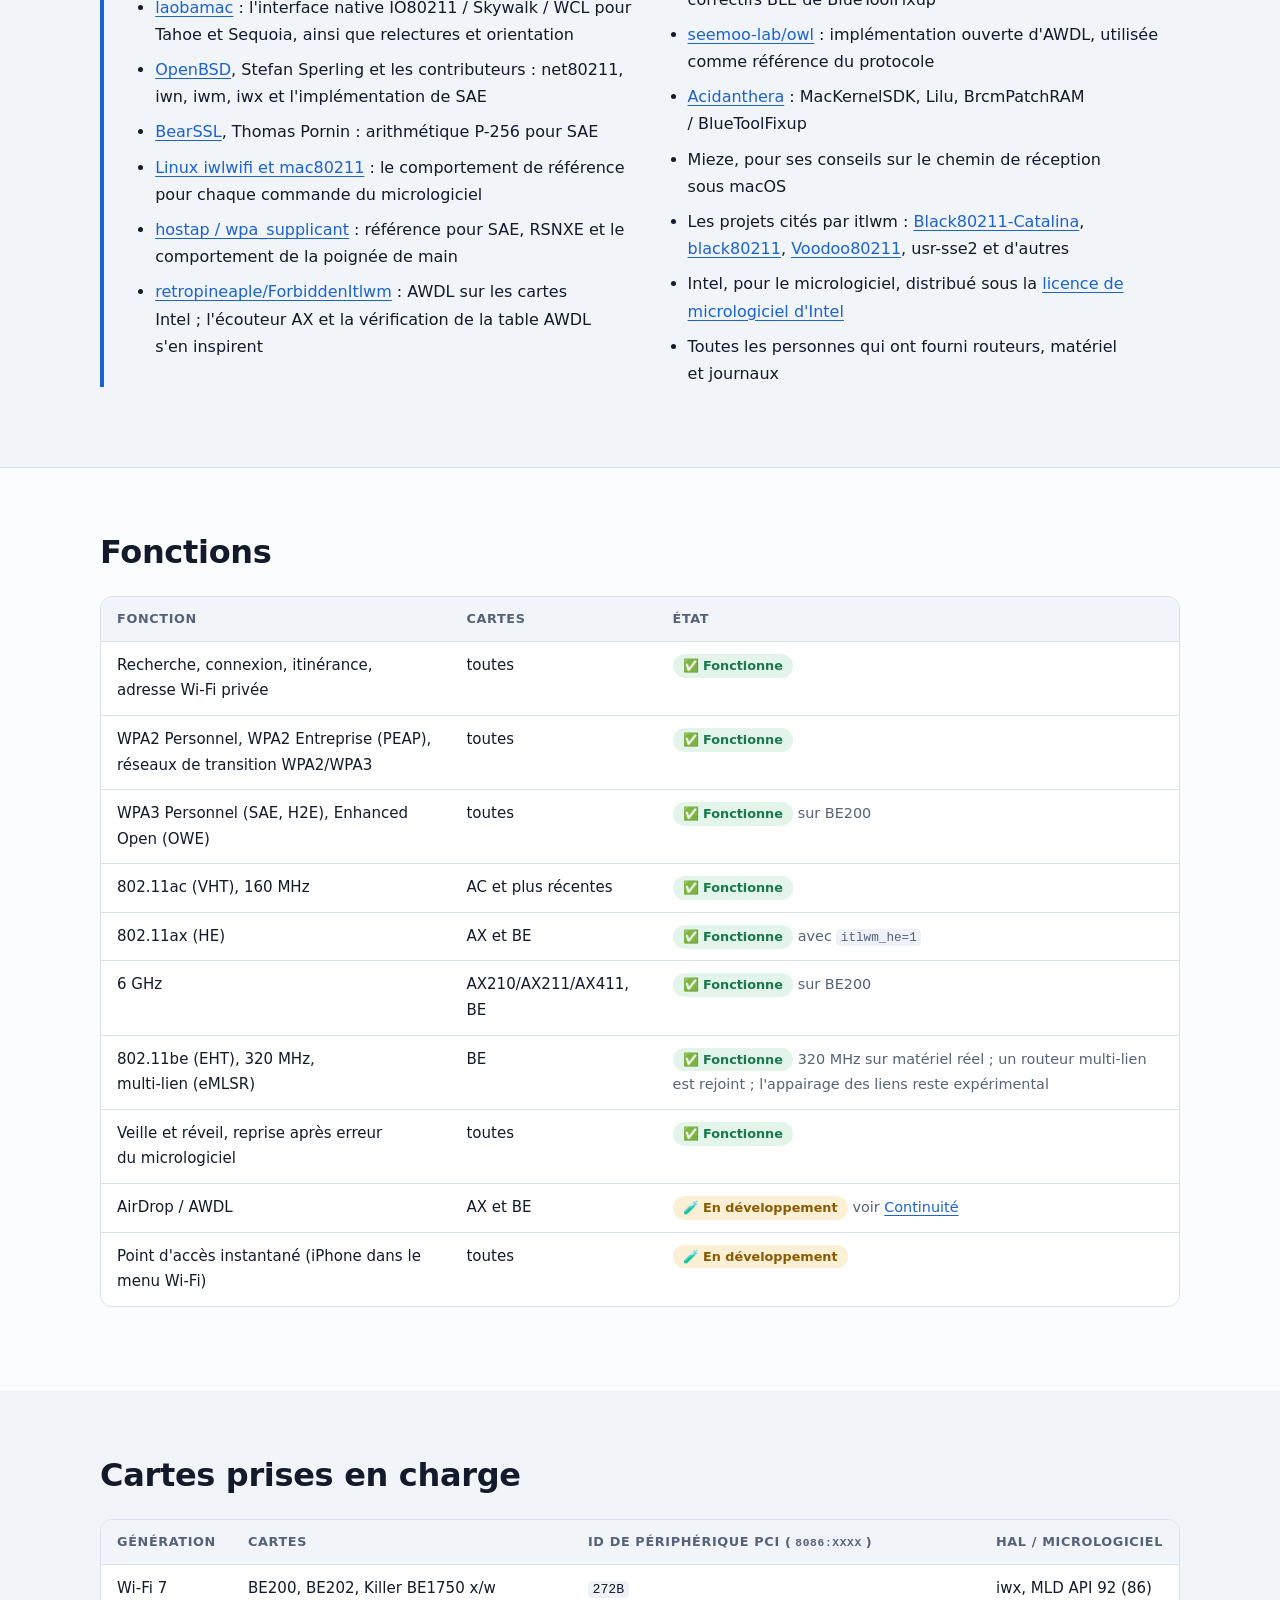
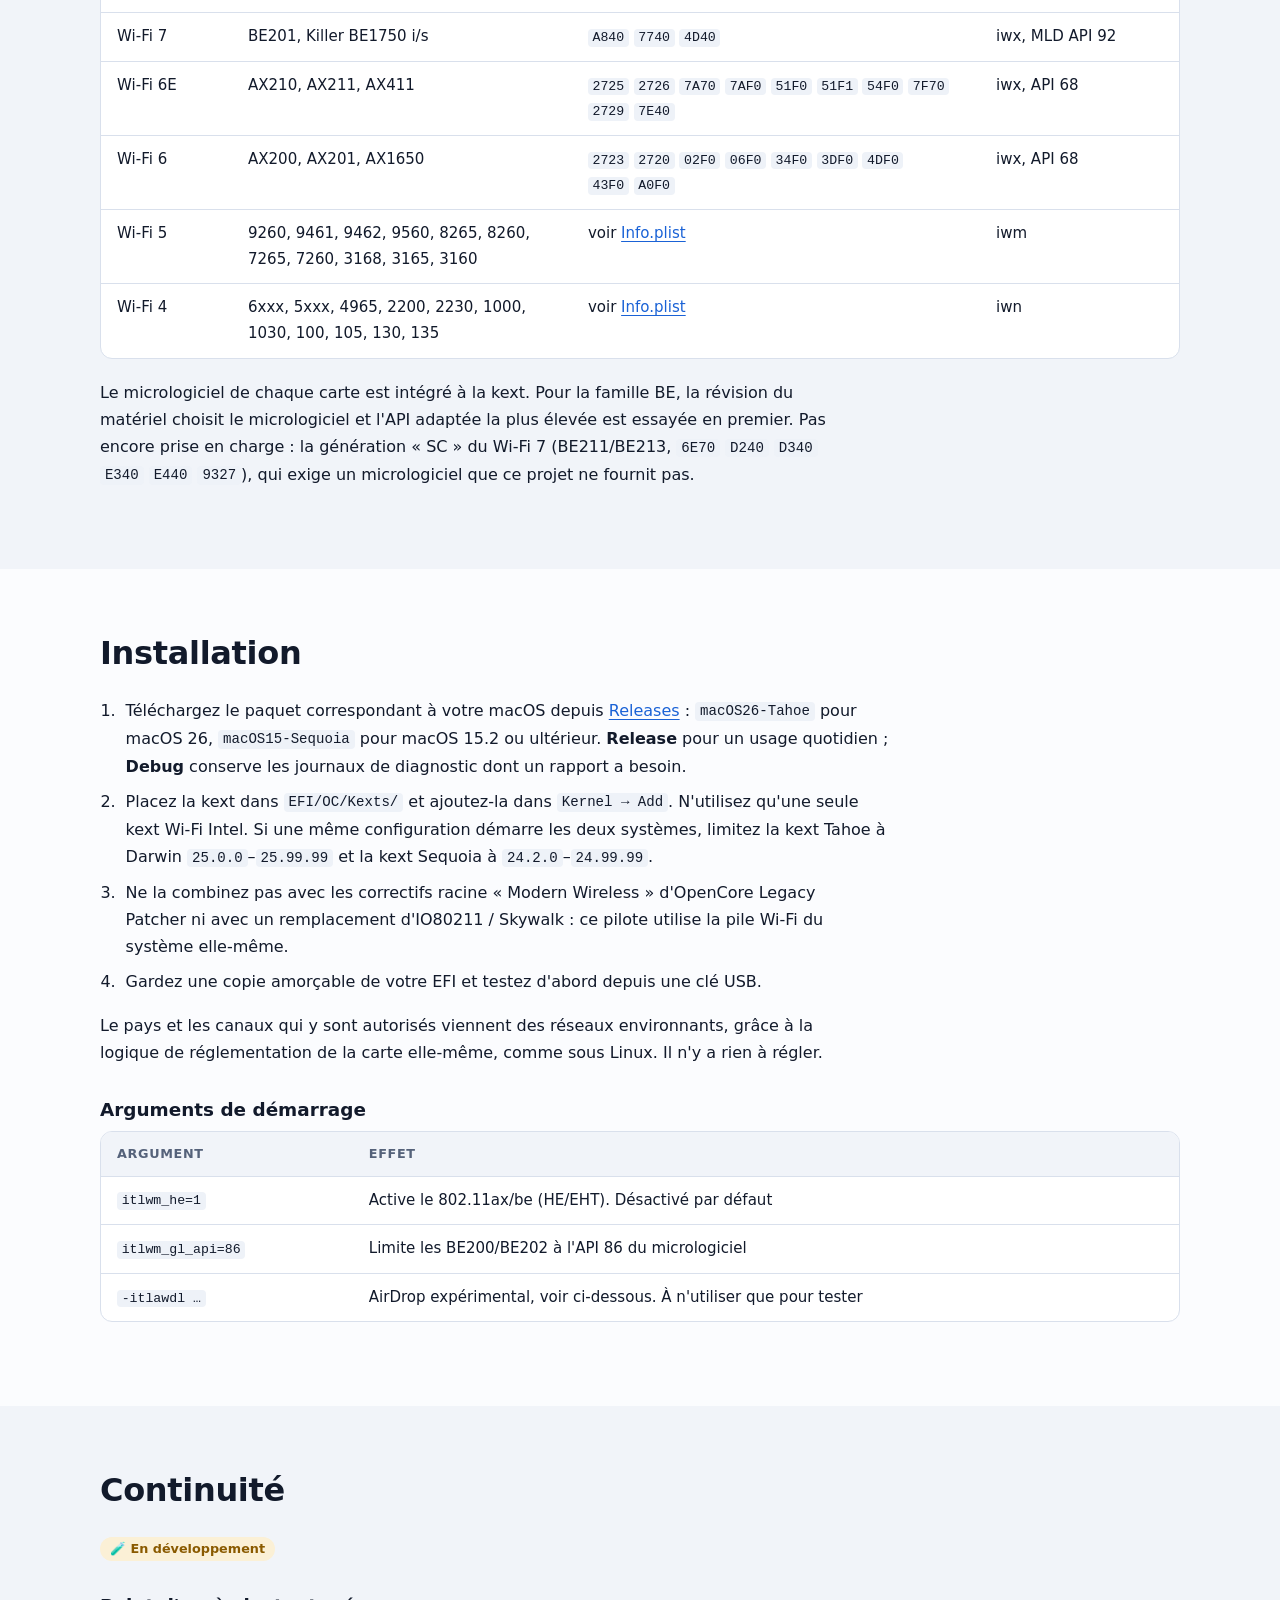
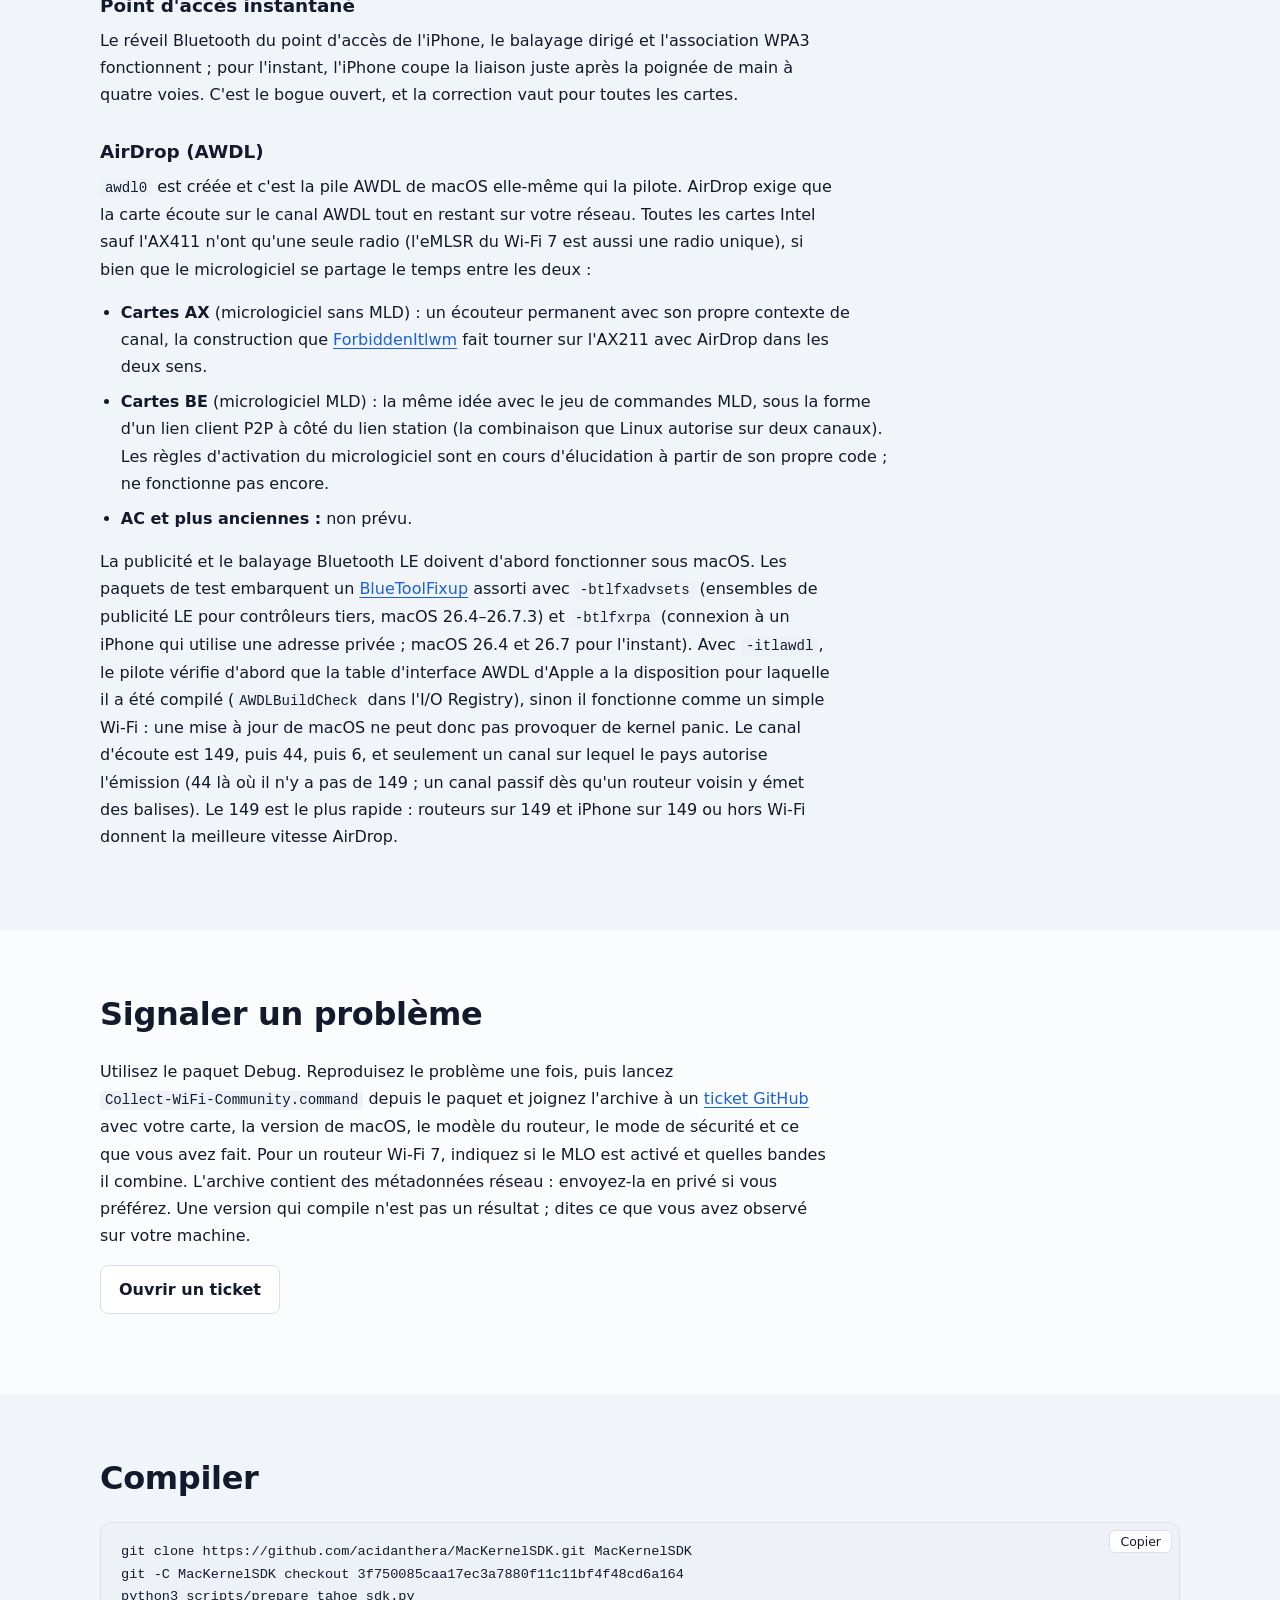
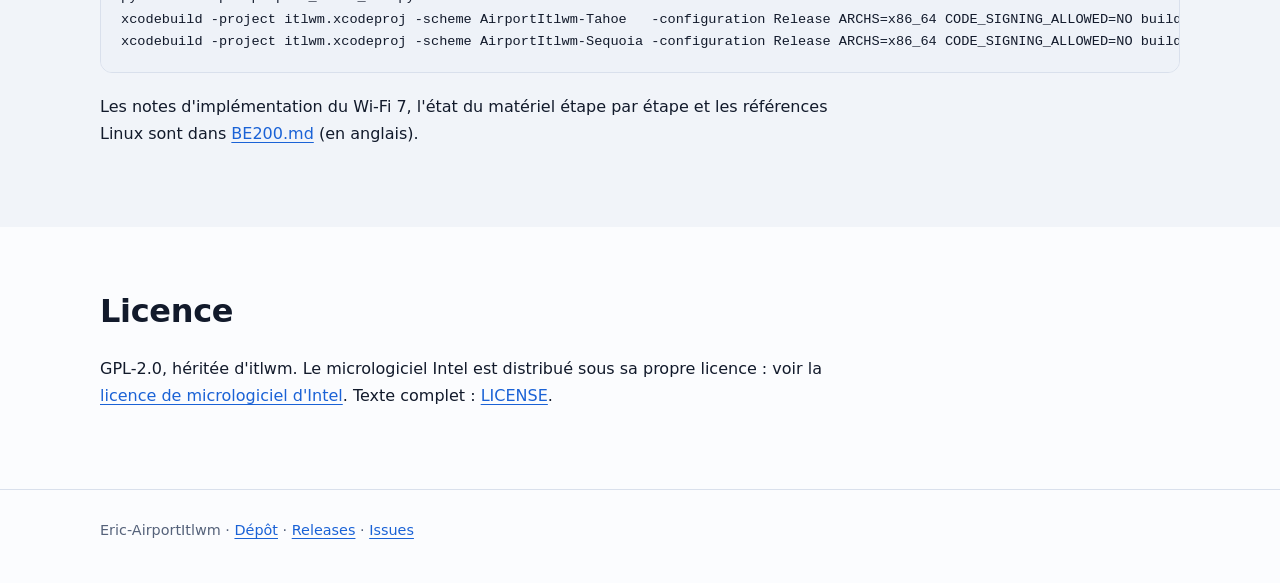
<file: docs/fr/index.html>
<!DOCTYPE html>
<html lang="fr" data-lang="fr">
<head>
<meta charset="utf-8">
<meta name="viewport" content="width=device-width, initial-scale=1">
<meta name="color-scheme" content="light dark">
<title>Eric-AirportItlwm : le Wi-Fi natif de macOS pour les cartes Intel, du 802.11n au Wi-Fi 7</title>
<meta name="description" content="macOS Tahoe 26 et Sequoia 15 · WPA3 · 6 GHz · 802.11be · BE200 / BE201 et toutes les cartes prises en charge par itlwm">
<link rel="canonical" href="https://ersiter.github.io/Eric-AirportItlwm/fr/">
<link rel="alternate" hreflang="en" href="https://ersiter.github.io/Eric-AirportItlwm/">
<link rel="alternate" hreflang="zh-Hans" href="https://ersiter.github.io/Eric-AirportItlwm/zh-hans/">
<link rel="alternate" hreflang="zh-Hant" href="https://ersiter.github.io/Eric-AirportItlwm/zh-hant/">
<link rel="alternate" hreflang="de" href="https://ersiter.github.io/Eric-AirportItlwm/de/">
<link rel="alternate" hreflang="fr" href="https://ersiter.github.io/Eric-AirportItlwm/fr/">
<link rel="alternate" hreflang="ru" href="https://ersiter.github.io/Eric-AirportItlwm/ru/">
<link rel="alternate" hreflang="x-default" href="https://ersiter.github.io/Eric-AirportItlwm/">
<link rel="icon" type="image/png" href="../be200-icon.png">
<link rel="stylesheet" href="../style.css">
<script src="../lang.js"></script>
<script defer src="../app.js"></script>
</head>
<body>
<a class="skip" href="#main">Aller au contenu</a>
<header class="top"><div class="bar">
<a class="brand" href="#top"><img src="../be200-icon.png" width="28" height="28" alt="">Eric-AirportItlwm</a>
<button class="burger" type="button" aria-label="Menu" aria-expanded="false" aria-controls="sections"><span></span><span></span><span></span></button>
<nav id="sections" aria-label="Sections">
<a href="#lineage">Origines</a>
<a href="#works">Fonctions</a>
<a href="#cards">Cartes</a>
<a href="#install">Installation</a>
<a href="#continuity">Continuité</a>
<a href="#report">Signaler</a>
<a href="#build">Compiler</a>
<a href="#license">Licence</a>
</nav>
<details class="lang">
<summary aria-label="Language"><span lang="fr">fr</span></summary>
<ul>
<li><a href="../" hreflang="en" lang="en" data-lang="en-us">en-US<span>English</span></a></li>
<li><a href="../zh-hans/" hreflang="zh-Hans" lang="zh-Hans" data-lang="zh-hans">zh-Hans<span>简体中文</span></a></li>
<li><a href="../zh-hant/" hreflang="zh-Hant" lang="zh-Hant" data-lang="zh-hant">zh-Hant<span>繁體中文</span></a></li>
<li><a href="../de/" hreflang="de" lang="de" data-lang="de">de<span>Deutsch</span></a></li>
<li><a href="./" hreflang="fr" lang="fr" data-lang="fr" aria-current="true">fr<span>Français</span></a></li>
<li><a href="../ru/" hreflang="ru" lang="ru" data-lang="ru">ru<span>Русский</span></a></li>
</ul>
</details>
</div></header>
<main id="main">
<section class="hero" id="top"><div class="wrap hero-grid">
<div class="hero-text">
<p class="eyebrow">Open source · <span class="nw">GPL-2</span>.0 · x86_64</p>
<h1>Le <span class="nw">Wi-Fi</span> natif de macOS pour les cartes Intel, du <span class="nw">802.11n</span> au <span class="nw">Wi-Fi 7</span></h1>
<p class="sub">macOS Tahoe 26 et Sequoia 15 · WPA3 · 6 GHz · <span class="nw">802.11be</span> · <span class="nw">BE200 / BE201</span> et toutes les cartes prises en charge par itlwm</p>
<p class="lead">AirportItlwm porté du <span class="nw">Wi-Fi 6</span> au <span class="nw">Wi-Fi 7</span> (BE200, BE201), avec AirDrop et le point d'accès instantané en cours de développement. Toutes les cartes déjà prises en charge continuent de fonctionner, avec le <span class="nw">Wi-Fi</span> propre à macOS et sans HeliPort.</p>
<p class="cta"><a target="_blank" rel="noopener noreferrer" class="btn primary" href="https://github.com/Ersiter/Eric-AirportItlwm/releases/latest">Télécharger depuis Releases</a><a target="_blank" rel="noopener noreferrer" class="btn" href="https://github.com/Ersiter/Eric-AirportItlwm">Voir sur GitHub</a><a target="_blank" rel="noopener noreferrer" class="btn" href="https://github.com/Ersiter/Eric-AirportItlwm/issues">Issues</a></p>
<p class="credit-line">Construit sur <a target="_blank" rel="noopener noreferrer" href="https://github.com/OpenIntelWireless/itlwm">itlwm</a> et <a target="_blank" rel="noopener noreferrer" href="https://github.com/laobamac/itlwm">laobamac/itlwm</a>. Voir <a href="#lineage">origines et remerciements</a>.</p>
</div>
<div class="hero-art"><img src="../be200-icon.png" width="256" height="256" alt="Eric-AirportItlwm"></div>
</div>
<div class="wrap"><dl class="stats">
<div><dt>débit de liaison</dt><dd><span class="num">2882</span> <span class="unit">Mbit/s</span></dd></div>
<div><dt>émission</dt><dd><span class="num">2.55</span> <span class="unit">Gbit/s</span></dd></div>
<div><dt>réception</dt><dd><span class="num">1.84</span> <span class="unit">Gbit/s</span></dd></div>
<div><dt>sur matériel réel</dt><dd><span class="num">320</span> <span class="unit">MHz</span></dd></div>
</dl><p class="note">Mesuré sur une BE200 : macOS 26, 6 GHz, 320 MHz, deux flux. Les valeurs sont le débit de liaison et le débit mesuré sur l'interface. HE 160 MHz en 5 GHz. Mise en veille : reconnexion immédiate après une veille de n'importe quelle durée (retours de testeurs).</p>
<ul class="chips"><li>macOS 26 Tahoe</li><li>macOS 15.2+ Sequoia</li><li>x86_64</li><li>GPL-2.0</li></ul></div>
</section>
<section class="lineage" id="lineage"><div class="wrap">
<h2>Origines et remerciements</h2>
<p class="big">Ce projet n'existe que grâce au code source des autres. Il conserve tout itlwm et AirportItlwm et y ajoute des fonctions ; il ne les remplace pas. Merci à toutes les personnes citées <span class="nw">ci-dessous</span>.</p>
<ol class="chain">
<li><strong>itlwm</strong><span><a target="_blank" rel="noopener noreferrer" href="https://github.com/zxystd">zxystd</a> / <a target="_blank" rel="noopener noreferrer" href="https://github.com/OpenIntelWireless/itlwm">OpenIntelWireless</a></span></li>
<li><strong>laobamac/itlwm</strong><span>L'interface sans fil native d'Apple pour <span class="nw">Tahoe/Sequoia</span></span></li>
<li><strong>Eric-AirportItlwm</strong><span>Ce dépôt</span></li>
</ol>
<p><strong>itlwm</strong> de <a target="_blank" rel="noopener noreferrer" href="https://github.com/zxystd">zxystd</a> / <a target="_blank" rel="noopener noreferrer" href="https://github.com/OpenIntelWireless/itlwm">OpenIntelWireless</a> → <a target="_blank" rel="noopener noreferrer" href="https://github.com/laobamac/itlwm">laobamac/itlwm</a> (l'interface sans fil native d'Apple pour <span class="nw">Tahoe/Sequoia</span>) → ce dépôt : il conserve tout cela et ajoute la couche de transport <span class="nw">Wi-Fi 7</span> et le chemin du micrologiciel MLD, WPA3 SAE/H2E et OWE, le 6 GHz, le 320 MHz et le <span class="nw">multi-lien</span>, en suivant Linux <code>iwlwifi</code> (<code>mld</code>, <code>mvm</code>) et <code>mac80211</code> commande par commande.</p>
<h3>Remerciements</h3>
<ul class="credits">
<li><a target="_blank" rel="noopener noreferrer" href="https://github.com/zxystd">zxystd</a> et <a target="_blank" rel="noopener noreferrer" href="https://github.com/OpenIntelWireless">OpenIntelWireless</a> : itlwm et AirportItlwm</li>
<li><a target="_blank" rel="noopener noreferrer" href="https://github.com/laobamac/itlwm">laobamac</a> : l'interface native IO80211 / Skywalk / WCL pour Tahoe et Sequoia, ainsi que relectures et orientation</li>
<li><a target="_blank" rel="noopener noreferrer" href="https://github.com/openbsd/src">OpenBSD</a>, Stefan Sperling et les contributeurs : net80211, iwn, iwm, iwx et l'implémentation de SAE</li>
<li><a target="_blank" rel="noopener noreferrer" href="https://bearssl.org/">BearSSL</a>, Thomas Pornin : arithmétique <span class="nw">P-256</span> pour SAE</li>
<li><a target="_blank" rel="noopener noreferrer" href="https://github.com/torvalds/linux/tree/master/drivers/net/wireless/intel/iwlwifi">Linux iwlwifi et mac80211</a> : le comportement de référence pour chaque commande du micrologiciel</li>
<li><a target="_blank" rel="noopener noreferrer" href="https://w1.fi/">hostap / wpa_supplicant</a> : référence pour SAE, RSNXE et le comportement de la poignée de main</li>
<li><a target="_blank" rel="noopener noreferrer" href="https://github.com/retropineaple/ForbiddenItlwm">retropineaple/ForbiddenItlwm</a> : AWDL sur les cartes Intel ; l'écouteur AX et la vérification de la table AWDL s'en inspirent</li>
<li><a target="_blank" rel="noopener noreferrer" href="https://github.com/crazyhulk">crazyhulk</a> : travaux préparatoires sur l'interface AWDL et correctifs BLE de BlueToolFixup</li>
<li><a target="_blank" rel="noopener noreferrer" href="https://github.com/seemoo-lab/owl"><span class="nw">seemoo-lab</span>/owl</a> : implémentation ouverte d'AWDL, utilisée comme référence du protocole</li>
<li><a target="_blank" rel="noopener noreferrer" href="https://github.com/acidanthera">Acidanthera</a> : MacKernelSDK, Lilu, BrcmPatchRAM / BlueToolFixup</li>
<li>Mieze, pour ses conseils sur le chemin de réception sous macOS</li>
<li>Les projets cités par itlwm : <a target="_blank" rel="noopener noreferrer" href="https://github.com/AppleIntelWiFi/Black80211-Catalina"><span class="nw">Black80211-Catalina</span></a>, <a target="_blank" rel="noopener noreferrer" href="https://github.com/rpeshkov/black80211">black80211</a>, <a target="_blank" rel="noopener noreferrer" href="https://github.com/mercurysquad/Voodoo80211">Voodoo80211</a>, <span class="nw">usr-sse2</span> et d'autres</li>
<li>Intel, pour le micrologiciel, distribué sous la <a target="_blank" rel="noopener noreferrer" href="https://github.com/Ersiter/Eric-AirportItlwm/blob/be200-tahoe/iwlwifi-firmware-license">licence de micrologiciel d'Intel</a></li>
<li>Toutes les personnes qui ont fourni routeurs, matériel et journaux</li>
</ul></div></section>
<section id="works"><div class="wrap"><h2>Fonctions</h2>
<div class="table-wrap"><table><thead><tr><th>Fonction</th><th>Cartes</th><th>État</th></tr></thead><tbody>
<tr><td>Recherche, connexion, itinérance, adresse <span class="nw">Wi-Fi</span> privée</td><td>toutes</td><td><span class="pill ok"><span aria-hidden="true">✅</span> Fonctionne</span></td></tr>
<tr><td>WPA2 Personnel, WPA2 Entreprise (PEAP), réseaux de transition WPA2/WPA3</td><td>toutes</td><td><span class="pill ok"><span aria-hidden="true">✅</span> Fonctionne</span></td></tr>
<tr><td>WPA3 Personnel (SAE, H2E), Enhanced Open (OWE)</td><td>toutes</td><td><span class="pill ok"><span aria-hidden="true">✅</span> Fonctionne</span> <span class="snote">sur BE200</span></td></tr>
<tr><td><span class="nw">802.11ac</span> (VHT), 160 MHz</td><td>AC et plus récentes</td><td><span class="pill ok"><span aria-hidden="true">✅</span> Fonctionne</span></td></tr>
<tr><td><span class="nw">802.11ax</span> (HE)</td><td>AX et BE</td><td><span class="pill ok"><span aria-hidden="true">✅</span> Fonctionne</span> <span class="snote">avec <code>itlwm_he=1</code></span></td></tr>
<tr><td>6 GHz</td><td>AX210/AX211/AX411, BE</td><td><span class="pill ok"><span aria-hidden="true">✅</span> Fonctionne</span> <span class="snote">sur BE200</span></td></tr>
<tr><td><span class="nw">802.11be</span> (EHT), 320 MHz, <span class="nw">multi-lien</span> (eMLSR)</td><td>BE</td><td><span class="pill ok"><span aria-hidden="true">✅</span> Fonctionne</span> <span class="snote">320 MHz sur matériel réel ; un routeur <span class="nw">multi-lien</span> est rejoint ; l'appairage des liens reste expérimental</span></td></tr>
<tr><td>Veille et réveil, reprise après erreur du micrologiciel</td><td>toutes</td><td><span class="pill ok"><span aria-hidden="true">✅</span> Fonctionne</span></td></tr>
<tr><td>AirDrop / AWDL</td><td>AX et BE</td><td><span class="pill dev"><span aria-hidden="true">🧪</span> En développement</span> <span class="snote">voir <a href="#continuity">Continuité</a></span></td></tr>
<tr><td>Point d'accès instantané (iPhone dans le menu <span class="nw">Wi-Fi</span>)</td><td>toutes</td><td><span class="pill dev"><span aria-hidden="true">🧪</span> En développement</span></td></tr>
</tbody></table></div></div></section>
<section id="cards"><div class="wrap"><h2>Cartes prises en charge</h2>
<div class="table-wrap"><table class="cards"><thead><tr><th>Génération</th><th>Cartes</th><th>ID de périphérique PCI (<code>8086:xxxx</code>)</th><th>HAL / micrologiciel</th></tr></thead><tbody>
<tr><td><span class="nw">Wi-Fi 7</span></td><td>BE200, BE202, Killer BE1750 x/w</td><td><code>272B</code></td><td>iwx, MLD API 92 (86)</td></tr>
<tr><td><span class="nw">Wi-Fi 7</span></td><td>BE201, Killer BE1750 i/s</td><td><code>A840</code> <code>7740</code> <code>4D40</code></td><td>iwx, MLD API 92</td></tr>
<tr><td><span class="nw">Wi-Fi 6E</span></td><td>AX210, AX211, AX411</td><td><code>2725</code> <code>2726</code> <code>7A70</code> <code>7AF0</code> <code>51F0</code> <code>51F1</code> <code>54F0</code> <code>7F70</code> <code>2729</code> <code>7E40</code></td><td>iwx, API 68</td></tr>
<tr><td><span class="nw">Wi-Fi 6</span></td><td>AX200, AX201, AX1650</td><td><code>2723</code> <code>2720</code> <code>02F0</code> <code>06F0</code> <code>34F0</code> <code>3DF0</code> <code>4DF0</code> <code>43F0</code> <code>A0F0</code></td><td>iwx, API 68</td></tr>
<tr><td><span class="nw">Wi-Fi 5</span></td><td>9260, 9461, 9462, 9560, 8265, 8260, 7265, 7260, 3168, 3165, 3160</td><td>voir <a target="_blank" rel="noopener noreferrer" href="https://github.com/Ersiter/Eric-AirportItlwm/blob/be200-tahoe/AirportItlwm/WCL/Info.plist">Info.plist</a></td><td>iwm</td></tr>
<tr><td><span class="nw">Wi-Fi 4</span></td><td>6xxx, 5xxx, 4965, 2200, 2230, 1000, 1030, 100, 105, 130, 135</td><td>voir <a target="_blank" rel="noopener noreferrer" href="https://github.com/Ersiter/Eric-AirportItlwm/blob/be200-tahoe/AirportItlwm/WCL/Info.plist">Info.plist</a></td><td>iwn</td></tr>
</tbody></table></div><p>Le micrologiciel de chaque carte est intégré à la kext. Pour la famille BE, la révision du matériel choisit le micrologiciel et l'API adaptée la plus élevée est essayée en premier. Pas encore prise en charge : la génération « SC » du <span class="nw">Wi-Fi 7</span> (BE211/BE213, <code>6E70</code> <code>D240</code> <code>D340</code> <code>E340</code> <code>E440</code> <code>9327</code>), qui exige un micrologiciel que ce projet ne fournit pas.</p></div></section>
<section id="install"><div class="wrap"><h2>Installation</h2><ol class="steps">
<li>Téléchargez le paquet correspondant à votre macOS depuis <a target="_blank" rel="noopener noreferrer" href="https://github.com/Ersiter/Eric-AirportItlwm/releases">Releases</a> : <code>macOS26-Tahoe</code> pour macOS 26, <code>macOS15-Sequoia</code> pour macOS 15.2 ou ultérieur. <strong>Release</strong> pour un usage quotidien ; <strong>Debug</strong> conserve les journaux de diagnostic dont un rapport a besoin.</li>
<li>Placez la kext dans <code>EFI/OC/Kexts/</code> et <span class="nw">ajoutez-la</span> dans <code>Kernel → Add</code>. N'utilisez qu'une seule kext <span class="nw">Wi-Fi</span> Intel. Si une même configuration démarre les deux systèmes, limitez la kext Tahoe à Darwin <code>25.0.0</code>–<code>25.99.99</code> et la kext Sequoia à <code>24.2.0</code>–<code>24.99.99</code>.</li>
<li>Ne la combinez pas avec les correctifs racine « Modern Wireless » d'OpenCore Legacy Patcher ni avec un remplacement d'IO80211 / Skywalk : ce pilote utilise la pile <span class="nw">Wi-Fi</span> du système <span class="nw">elle-même</span>.</li>
<li>Gardez une copie amorçable de votre EFI et testez d'abord depuis une clé USB.</li>
</ol><p>Le pays et les canaux qui y sont autorisés viennent des réseaux environnants, grâce à la logique de réglementation de la carte <span class="nw">elle-même</span>, comme sous Linux. Il n'y a rien à régler.</p>
<h3>Arguments de démarrage</h3><div class="table-wrap"><table><thead><tr><th>Argument</th><th>Effet</th></tr></thead><tbody>
<tr><td><code>itlwm_he=1</code></td><td>Active le <span class="nw">802.11ax</span>/be (HE/EHT). Désactivé par défaut</td></tr>
<tr><td><code>itlwm_gl_api=86</code></td><td>Limite les BE200/BE202 à l'API 86 du micrologiciel</td></tr>
<tr><td><code>-itlawdl …</code></td><td>AirDrop expérimental, voir <span class="nw">ci-dessous</span>. À n'utiliser que pour tester</td></tr>
</tbody></table></div></div></section>
<section id="continuity"><div class="wrap"><h2>Continuité</h2>
<p><span class="pill dev"><span aria-hidden="true">🧪</span> En développement</span></p>
<h3>Point d'accès instantané</h3><p>Le réveil Bluetooth du point d'accès de l'iPhone, le balayage dirigé et l'association WPA3 fonctionnent ; pour l'instant, l'iPhone coupe la liaison juste après la poignée de main à quatre voies. C'est le bogue ouvert, et la correction vaut pour toutes les cartes.</p>
<h3>AirDrop (AWDL)</h3><p><code>awdl0</code> est créée et c'est la pile AWDL de macOS <span class="nw">elle-même</span> qui la pilote. AirDrop exige que la carte écoute sur le canal AWDL tout en restant sur votre réseau. Toutes les cartes Intel sauf l'AX411 n'ont qu'une seule radio (l'eMLSR du <span class="nw">Wi-Fi 7</span> est aussi une radio unique), si bien que le micrologiciel se partage le temps entre les deux :</p><ul>
<li><strong>Cartes AX</strong> (micrologiciel sans MLD) : un écouteur permanent avec son propre contexte de canal, la construction que <a target="_blank" rel="noopener noreferrer" href="https://github.com/retropineaple/ForbiddenItlwm">ForbiddenItlwm</a> fait tourner sur l'AX211 avec AirDrop dans les deux sens.</li>
<li><strong>Cartes BE</strong> (micrologiciel MLD) : la même idée avec le jeu de commandes MLD, sous la forme d'un lien client P2P à côté du lien station (la combinaison que Linux autorise sur deux canaux). Les règles d'activation du micrologiciel sont en cours d'élucidation à partir de son propre code ; ne fonctionne pas encore.</li>
<li><strong>AC et plus anciennes :</strong> non prévu.</li>
</ul><p>La publicité et le balayage Bluetooth LE doivent d'abord fonctionner sous macOS. Les paquets de test embarquent un <a target="_blank" rel="noopener noreferrer" href="https://github.com/acidanthera/BrcmPatchRAM">BlueToolFixup</a> assorti avec <code>-btlfxadvsets</code> (ensembles de publicité LE pour contrôleurs tiers, macOS 26.4–26.7.3) et <code>-btlfxrpa</code> (connexion à un iPhone qui utilise une adresse privée ; macOS 26.4 et 26.7 pour l'instant). Avec <code>-itlawdl</code>, le pilote vérifie d'abord que la table d'interface AWDL d'Apple a la disposition pour laquelle il a été compilé (<code>AWDLBuildCheck</code> dans l'I/O Registry), sinon il fonctionne comme un simple <span class="nw">Wi-Fi</span> : une mise à jour de macOS ne peut donc pas provoquer de kernel panic. Le canal d'écoute est 149, puis 44, puis 6, et seulement un canal sur lequel le pays autorise l'émission (44 là où il n'y a pas de 149 ; un canal passif dès qu'un routeur voisin y émet des balises). Le 149 est le plus rapide : routeurs sur 149 et iPhone sur 149 ou hors <span class="nw">Wi-Fi</span> donnent la meilleure vitesse AirDrop.</p></div></section>
<section id="report"><div class="wrap"><h2>Signaler un problème</h2><p>Utilisez le paquet Debug. Reproduisez le problème une fois, puis lancez <code>Collect-WiFi-Community.command</code> depuis le paquet et joignez l'archive à un <a target="_blank" rel="noopener noreferrer" href="https://github.com/Ersiter/Eric-AirportItlwm/issues">ticket GitHub</a> avec votre carte, la version de macOS, le modèle du routeur, le mode de sécurité et ce que vous avez fait. Pour un routeur <span class="nw">Wi-Fi 7</span>, indiquez si le MLO est activé et quelles bandes il combine. L'archive contient des métadonnées réseau : <span class="nw">envoyez-la</span> en privé si vous préférez. Une version qui compile n'est pas un résultat ; dites ce que vous avez observé sur votre machine.</p><p><a target="_blank" rel="noopener noreferrer" class="btn" href="https://github.com/Ersiter/Eric-AirportItlwm/issues/new">Ouvrir un ticket</a></p></div></section>
<section id="build"><div class="wrap"><h2>Compiler</h2>
<div class="code"><button type="button" class="copy" data-copied="Copié" hidden>Copier</button><pre><code>git clone https://github.com/acidanthera/MacKernelSDK.git MacKernelSDK
git -C MacKernelSDK checkout 3f750085caa17ec3a7880f11c11bf4f48cd6a164
python3 scripts/prepare_tahoe_sdk.py
xcodebuild -project itlwm.xcodeproj -scheme AirportItlwm-Tahoe   -configuration Release ARCHS=x86_64 CODE_SIGNING_ALLOWED=NO build
xcodebuild -project itlwm.xcodeproj -scheme AirportItlwm-Sequoia -configuration Release ARCHS=x86_64 CODE_SIGNING_ALLOWED=NO build</code></pre></div>
<p>Les notes d'implémentation du <span class="nw">Wi-Fi 7</span>, l'état du matériel étape par étape et les références Linux sont dans <a target="_blank" rel="noopener noreferrer" href="https://github.com/Ersiter/Eric-AirportItlwm/blob/be200-tahoe/BE200.md">BE200.md</a> (en anglais).</p></div></section>
<section id="license"><div class="wrap"><h2>Licence</h2><p><span class="nw">GPL-2</span>.0, héritée d'itlwm. Le micrologiciel Intel est distribué sous sa propre licence : voir la <a target="_blank" rel="noopener noreferrer" href="https://github.com/Ersiter/Eric-AirportItlwm/blob/be200-tahoe/iwlwifi-firmware-license">licence de micrologiciel d'Intel</a>. Texte complet : <a target="_blank" rel="noopener noreferrer" href="https://github.com/Ersiter/Eric-AirportItlwm/blob/be200-tahoe/LICENSE">LICENSE</a>.</p></div></section>
</main>
<footer><div class="wrap"><p>Eric-AirportItlwm · <a target="_blank" rel="noopener noreferrer" href="https://github.com/Ersiter/Eric-AirportItlwm">Dépôt</a> · <a target="_blank" rel="noopener noreferrer" href="https://github.com/Ersiter/Eric-AirportItlwm/releases">Releases</a> · <a target="_blank" rel="noopener noreferrer" href="https://github.com/Ersiter/Eric-AirportItlwm/issues">Issues</a></p></div></footer>
</body>
</html>
</file>
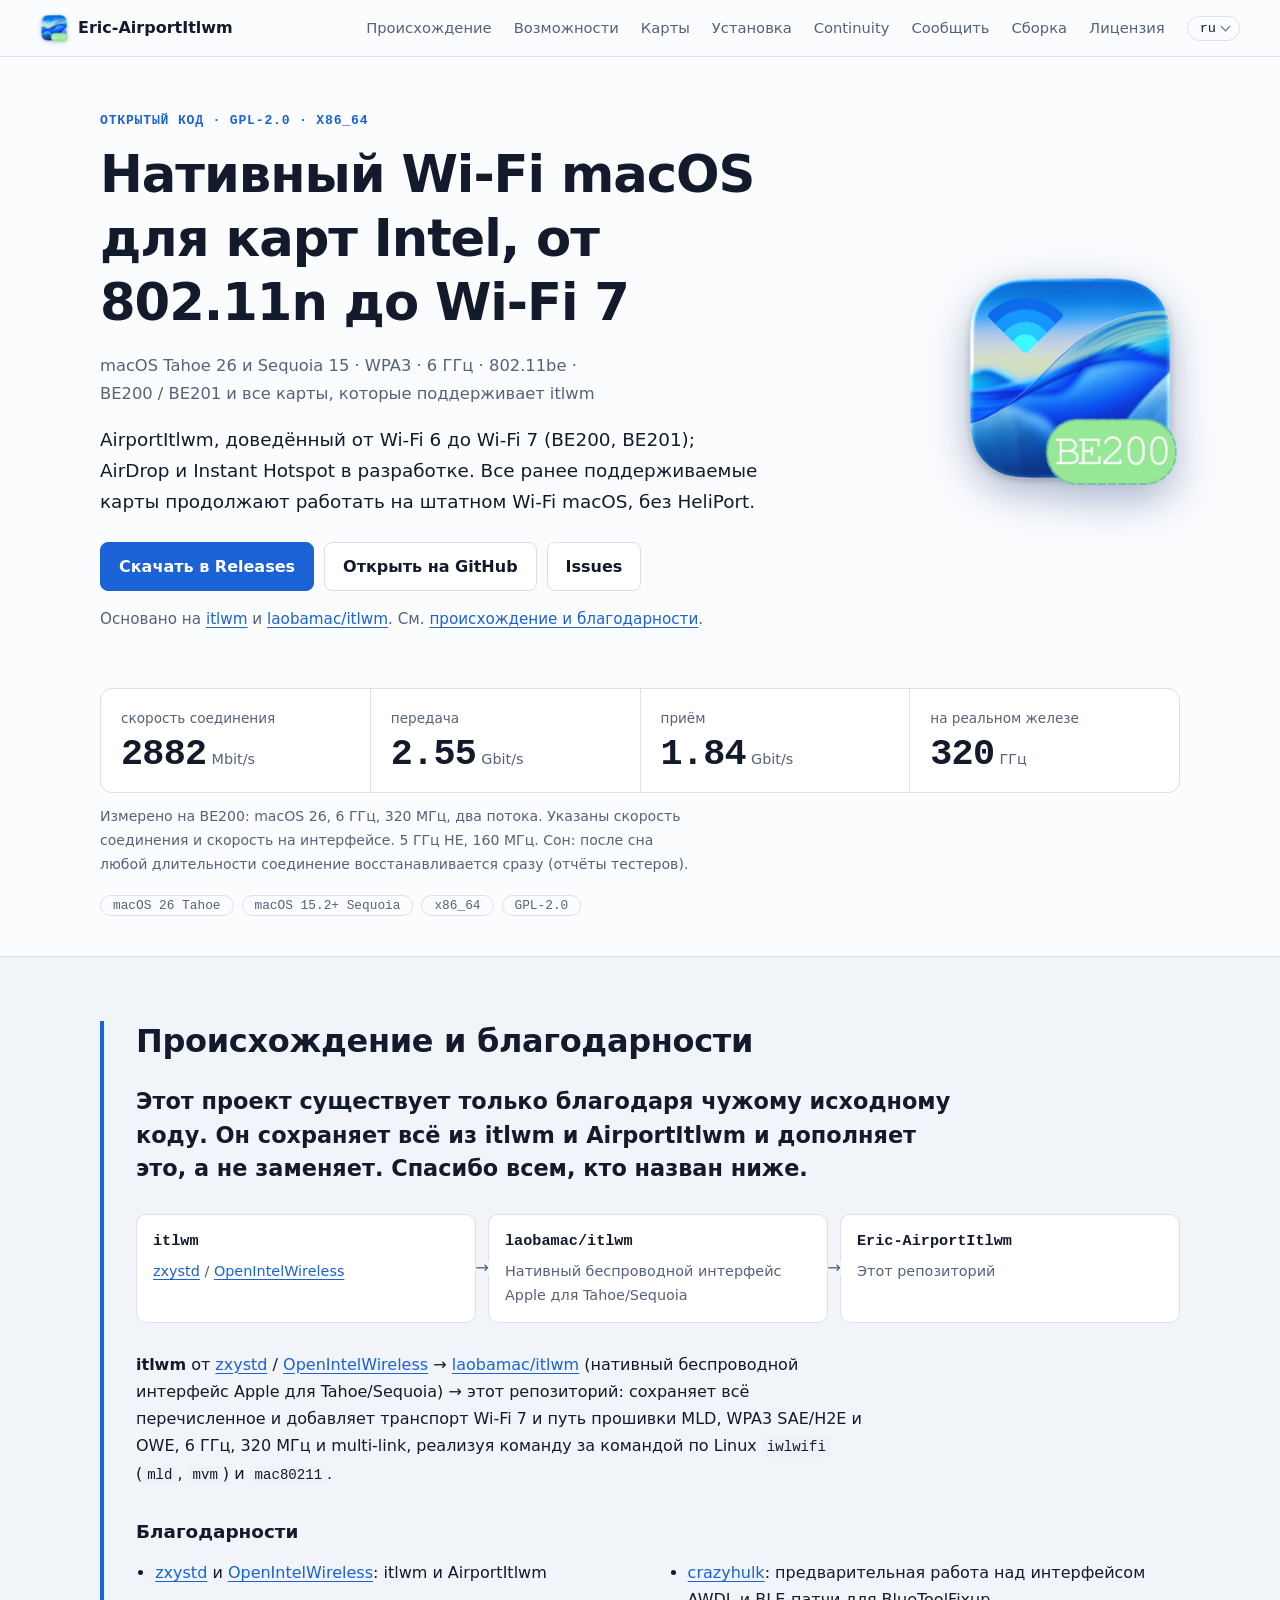
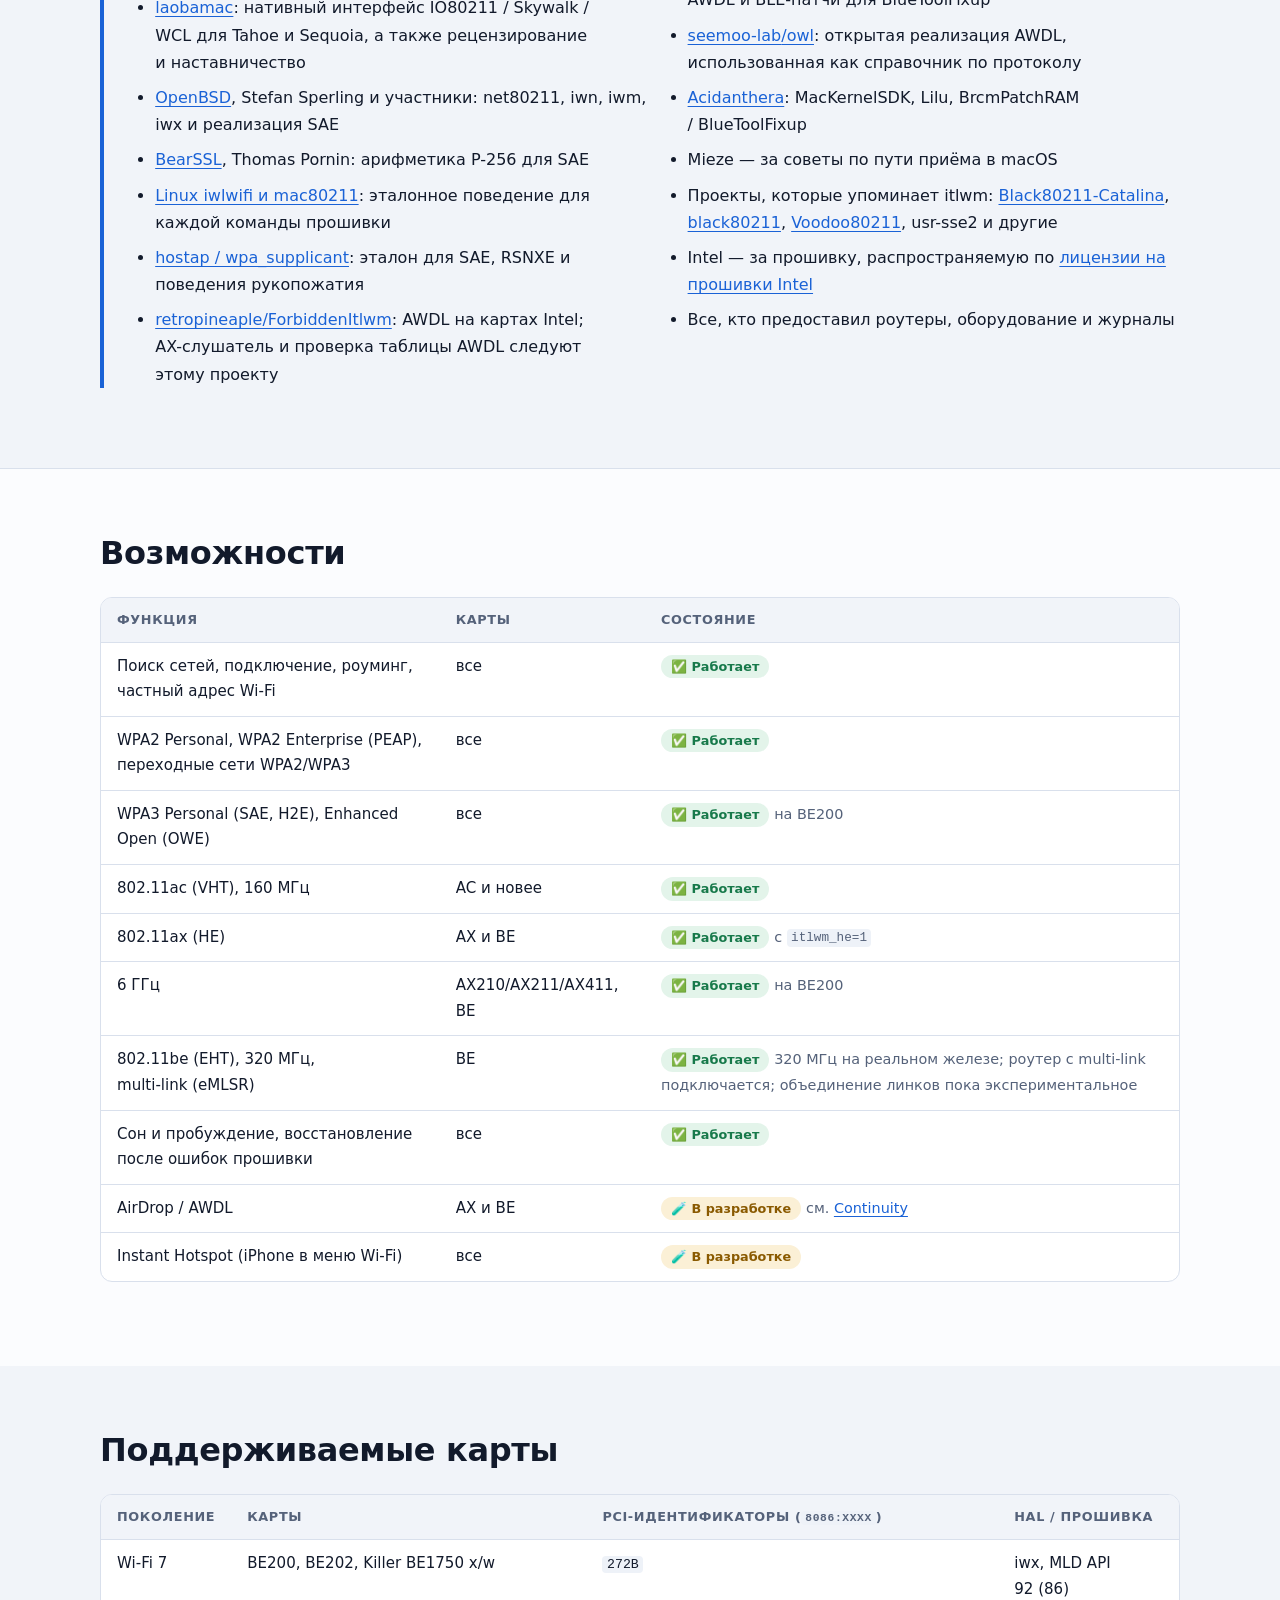
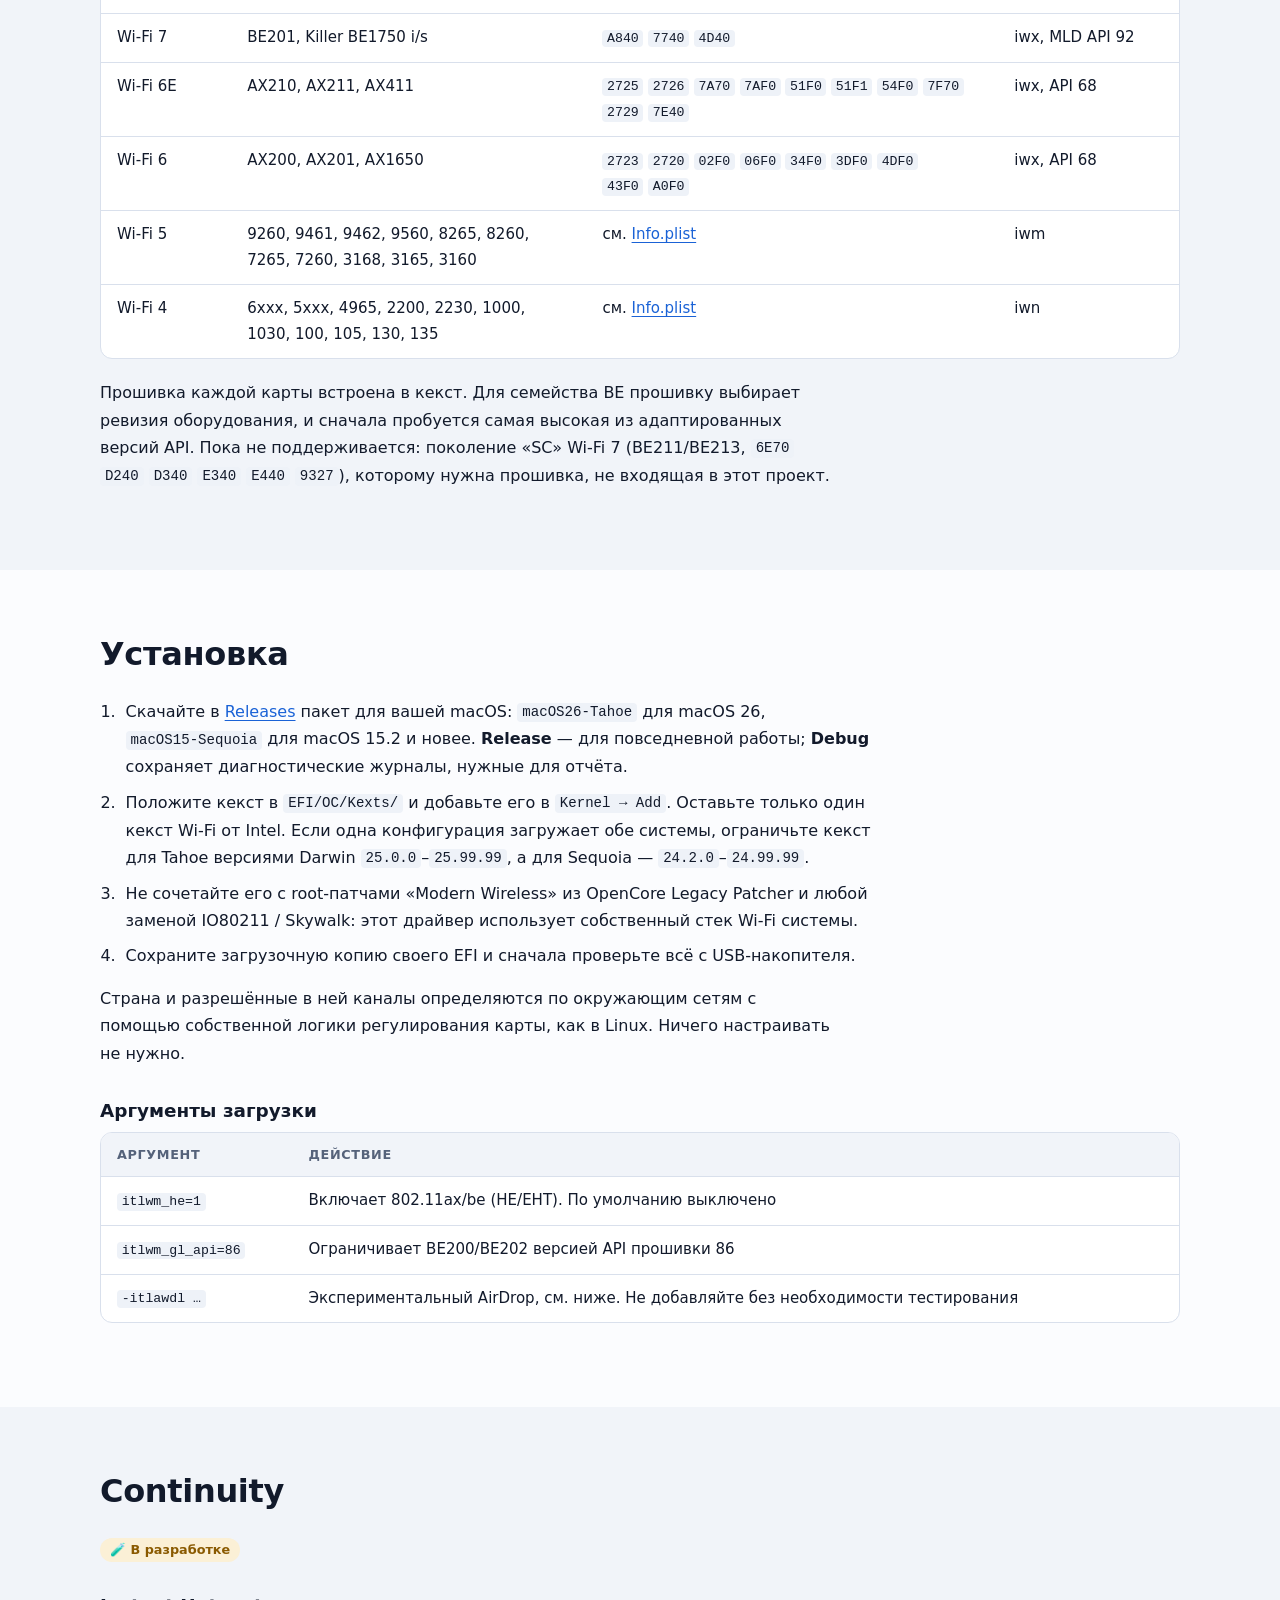
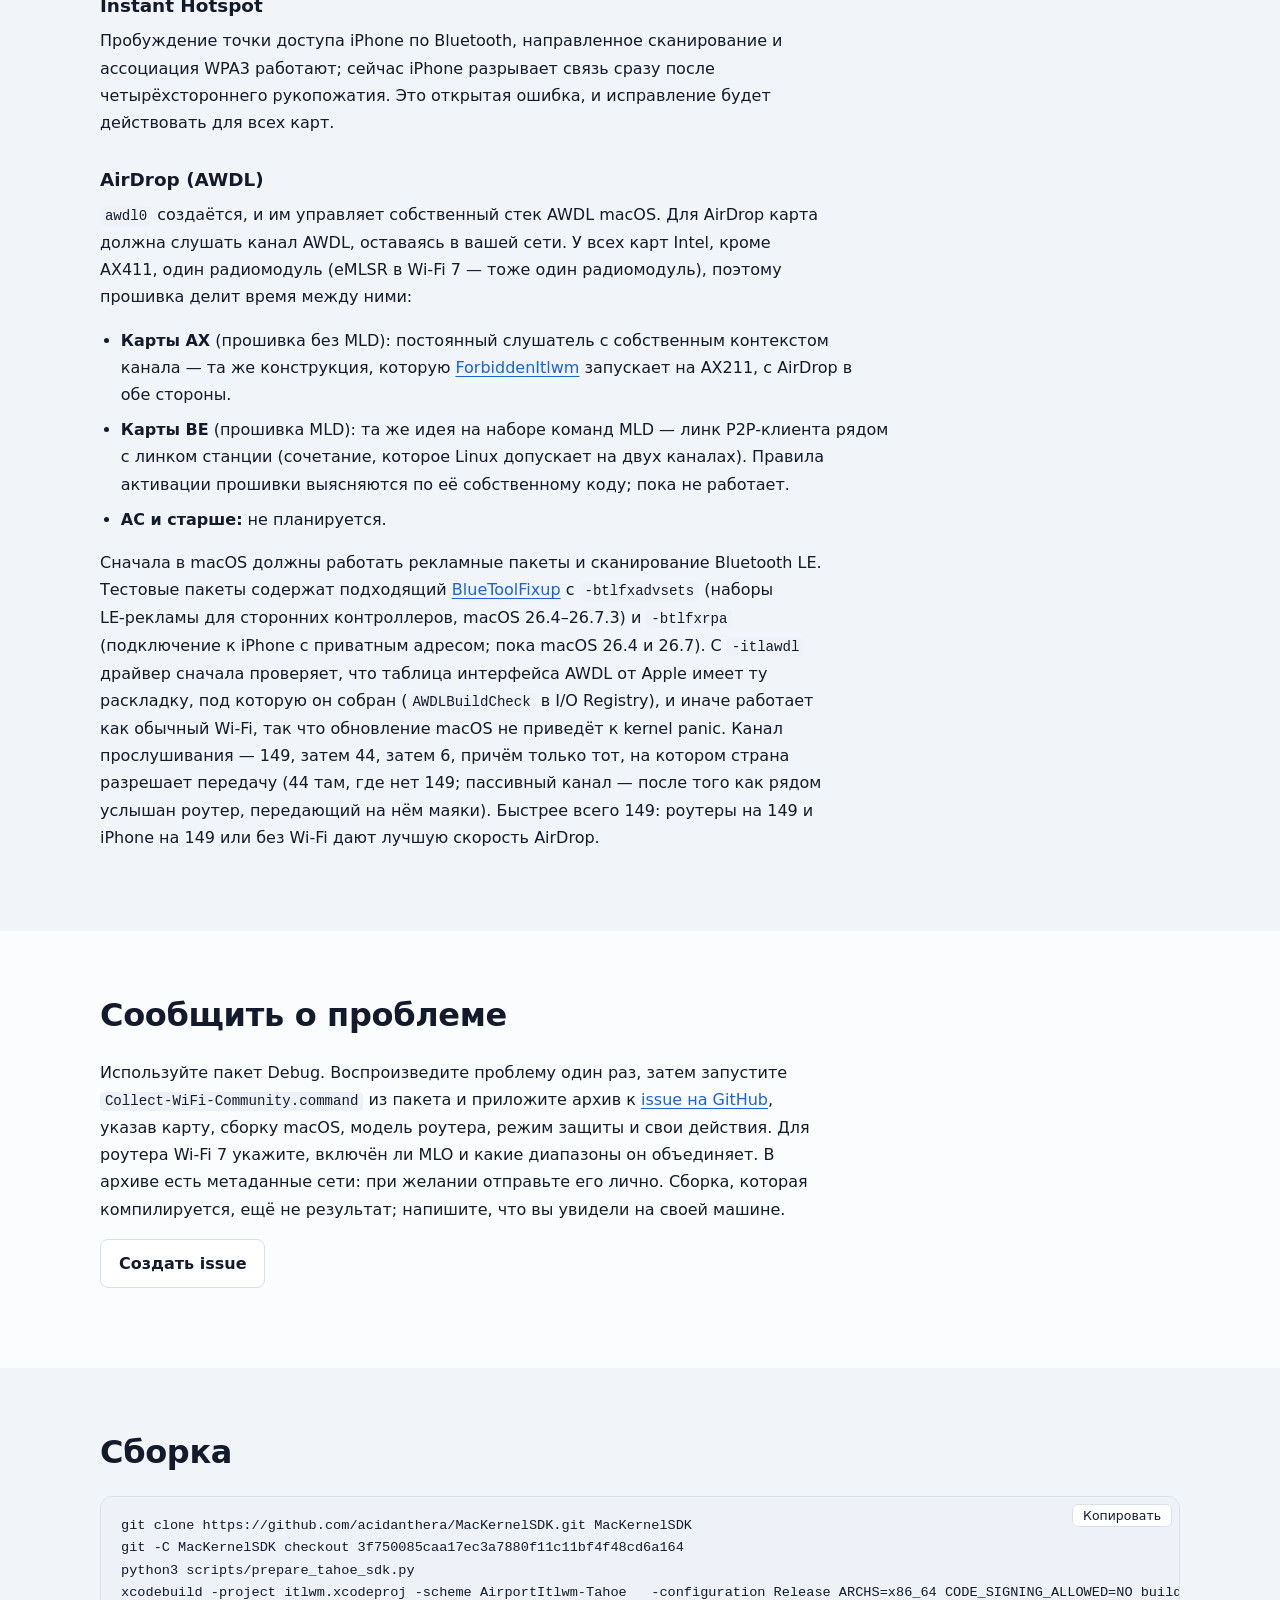
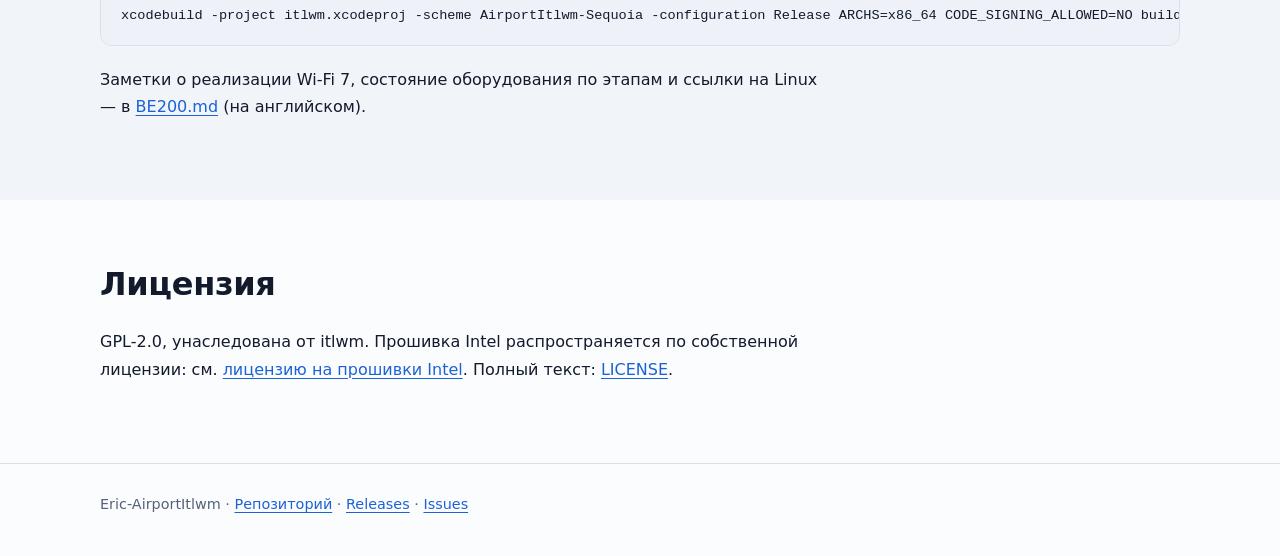
<file: docs/ru/index.html>
<!DOCTYPE html>
<html lang="ru" data-lang="ru">
<head>
<meta charset="utf-8">
<meta name="viewport" content="width=device-width, initial-scale=1">
<meta name="color-scheme" content="light dark">
<title>Eric-AirportItlwm: нативный Wi-Fi macOS для карт Intel, от 802.11n до Wi-Fi 7</title>
<meta name="description" content="macOS Tahoe 26 и Sequoia 15 · WPA3 · 6 ГГц · 802.11be · BE200 / BE201 и все карты, которые поддерживает itlwm">
<link rel="canonical" href="https://ersiter.github.io/Eric-AirportItlwm/ru/">
<link rel="alternate" hreflang="en" href="https://ersiter.github.io/Eric-AirportItlwm/">
<link rel="alternate" hreflang="zh-Hans" href="https://ersiter.github.io/Eric-AirportItlwm/zh-hans/">
<link rel="alternate" hreflang="zh-Hant" href="https://ersiter.github.io/Eric-AirportItlwm/zh-hant/">
<link rel="alternate" hreflang="de" href="https://ersiter.github.io/Eric-AirportItlwm/de/">
<link rel="alternate" hreflang="fr" href="https://ersiter.github.io/Eric-AirportItlwm/fr/">
<link rel="alternate" hreflang="ru" href="https://ersiter.github.io/Eric-AirportItlwm/ru/">
<link rel="alternate" hreflang="x-default" href="https://ersiter.github.io/Eric-AirportItlwm/">
<link rel="icon" type="image/png" href="../be200-icon.png">
<link rel="stylesheet" href="../style.css">
<script src="../lang.js"></script>
<script defer src="../app.js"></script>
</head>
<body>
<a class="skip" href="#main">Перейти к содержимому</a>
<header class="top"><div class="bar">
<a class="brand" href="#top"><img src="../be200-icon.png" width="28" height="28" alt="">Eric-AirportItlwm</a>
<button class="burger" type="button" aria-label="Меню" aria-expanded="false" aria-controls="sections"><span></span><span></span><span></span></button>
<nav id="sections" aria-label="Разделы">
<a href="#lineage">Происхождение</a>
<a href="#works">Возможности</a>
<a href="#cards">Карты</a>
<a href="#install">Установка</a>
<a href="#continuity">Continuity</a>
<a href="#report">Сообщить</a>
<a href="#build">Сборка</a>
<a href="#license">Лицензия</a>
</nav>
<details class="lang">
<summary aria-label="Language"><span lang="ru">ru</span></summary>
<ul>
<li><a href="../" hreflang="en" lang="en" data-lang="en-us">en-US<span>English</span></a></li>
<li><a href="../zh-hans/" hreflang="zh-Hans" lang="zh-Hans" data-lang="zh-hans">zh-Hans<span>简体中文</span></a></li>
<li><a href="../zh-hant/" hreflang="zh-Hant" lang="zh-Hant" data-lang="zh-hant">zh-Hant<span>繁體中文</span></a></li>
<li><a href="../de/" hreflang="de" lang="de" data-lang="de">de<span>Deutsch</span></a></li>
<li><a href="../fr/" hreflang="fr" lang="fr" data-lang="fr">fr<span>Français</span></a></li>
<li><a href="./" hreflang="ru" lang="ru" data-lang="ru" aria-current="true">ru<span>Русский</span></a></li>
</ul>
</details>
</div></header>
<main id="main">
<section class="hero" id="top"><div class="wrap hero-grid">
<div class="hero-text">
<p class="eyebrow">Открытый код · <span class="nw">GPL-2</span>.0 · x86_64</p>
<h1>Нативный <span class="nw">Wi-Fi</span> macOS для карт Intel, от <span class="nw">802.11n</span> до <span class="nw">Wi-Fi 7</span></h1>
<p class="sub">macOS Tahoe 26 и Sequoia 15 · WPA3 · 6 ГГц · <span class="nw">802.11be</span> · <span class="nw">BE200 / BE201</span> и все карты, которые поддерживает itlwm</p>
<p class="lead">AirportItlwm, доведённый от <span class="nw">Wi-Fi 6</span> до <span class="nw">Wi-Fi 7</span> (BE200, BE201); AirDrop и Instant Hotspot в разработке. Все ранее поддерживаемые карты продолжают работать на штатном <span class="nw">Wi-Fi</span> macOS, без HeliPort.</p>
<p class="cta"><a target="_blank" rel="noopener noreferrer" class="btn primary" href="https://github.com/Ersiter/Eric-AirportItlwm/releases/latest">Скачать в Releases</a><a target="_blank" rel="noopener noreferrer" class="btn" href="https://github.com/Ersiter/Eric-AirportItlwm">Открыть на GitHub</a><a target="_blank" rel="noopener noreferrer" class="btn" href="https://github.com/Ersiter/Eric-AirportItlwm/issues">Issues</a></p>
<p class="credit-line">Основано на <a target="_blank" rel="noopener noreferrer" href="https://github.com/OpenIntelWireless/itlwm">itlwm</a> и <a target="_blank" rel="noopener noreferrer" href="https://github.com/laobamac/itlwm">laobamac/itlwm</a>. См. <a href="#lineage">происхождение и благодарности</a>.</p>
</div>
<div class="hero-art"><img src="../be200-icon.png" width="256" height="256" alt="Eric-AirportItlwm"></div>
</div>
<div class="wrap"><dl class="stats">
<div><dt>скорость соединения</dt><dd><span class="num">2882</span> <span class="unit">Mbit/s</span></dd></div>
<div><dt>передача</dt><dd><span class="num">2.55</span> <span class="unit">Gbit/s</span></dd></div>
<div><dt>приём</dt><dd><span class="num">1.84</span> <span class="unit">Gbit/s</span></dd></div>
<div><dt>на реальном железе</dt><dd><span class="num">320</span> <span class="unit">ГГц</span></dd></div>
</dl><p class="note">Измерено на BE200: macOS 26, 6 ГГц, 320 МГц, два потока. Указаны скорость соединения и скорость на интерфейсе. 5 ГГц HE, 160 МГц. Сон: после сна любой длительности соединение восстанавливается сразу (отчёты тестеров).</p>
<ul class="chips"><li>macOS 26 Tahoe</li><li>macOS 15.2+ Sequoia</li><li>x86_64</li><li>GPL-2.0</li></ul></div>
</section>
<section class="lineage" id="lineage"><div class="wrap">
<h2>Происхождение и благодарности</h2>
<p class="big">Этот проект существует только благодаря чужому исходному коду. Он сохраняет всё из itlwm и AirportItlwm и дополняет это, а не заменяет. Спасибо всем, кто назван ниже.</p>
<ol class="chain">
<li><strong>itlwm</strong><span><a target="_blank" rel="noopener noreferrer" href="https://github.com/zxystd">zxystd</a> / <a target="_blank" rel="noopener noreferrer" href="https://github.com/OpenIntelWireless/itlwm">OpenIntelWireless</a></span></li>
<li><strong>laobamac/itlwm</strong><span>Нативный беспроводной интерфейс Apple для <span class="nw">Tahoe/Sequoia</span></span></li>
<li><strong>Eric-AirportItlwm</strong><span>Этот репозиторий</span></li>
</ol>
<p><strong>itlwm</strong> от <a target="_blank" rel="noopener noreferrer" href="https://github.com/zxystd">zxystd</a> / <a target="_blank" rel="noopener noreferrer" href="https://github.com/OpenIntelWireless/itlwm">OpenIntelWireless</a> → <a target="_blank" rel="noopener noreferrer" href="https://github.com/laobamac/itlwm">laobamac/itlwm</a> (нативный беспроводной интерфейс Apple для <span class="nw">Tahoe/Sequoia</span>) → этот репозиторий: сохраняет всё перечисленное и добавляет транспорт <span class="nw">Wi-Fi 7</span> и путь прошивки MLD, WPA3 SAE/H2E и OWE, 6 ГГц, 320 МГц и <span class="nw">multi-link</span>, реализуя команду за командой по Linux <code>iwlwifi</code> (<code>mld</code>, <code>mvm</code>) и <code>mac80211</code>.</p>
<h3>Благодарности</h3>
<ul class="credits">
<li><a target="_blank" rel="noopener noreferrer" href="https://github.com/zxystd">zxystd</a> и <a target="_blank" rel="noopener noreferrer" href="https://github.com/OpenIntelWireless">OpenIntelWireless</a>: itlwm и AirportItlwm</li>
<li><a target="_blank" rel="noopener noreferrer" href="https://github.com/laobamac/itlwm">laobamac</a>: нативный интерфейс IO80211 / Skywalk / WCL для Tahoe и Sequoia, а также рецензирование и наставничество</li>
<li><a target="_blank" rel="noopener noreferrer" href="https://github.com/openbsd/src">OpenBSD</a>, Stefan Sperling и участники: net80211, iwn, iwm, iwx и реализация SAE</li>
<li><a target="_blank" rel="noopener noreferrer" href="https://bearssl.org/">BearSSL</a>, Thomas Pornin: арифметика <span class="nw">P-256</span> для SAE</li>
<li><a target="_blank" rel="noopener noreferrer" href="https://github.com/torvalds/linux/tree/master/drivers/net/wireless/intel/iwlwifi">Linux iwlwifi и mac80211</a>: эталонное поведение для каждой команды прошивки</li>
<li><a target="_blank" rel="noopener noreferrer" href="https://w1.fi/">hostap / wpa_supplicant</a>: эталон для SAE, RSNXE и поведения рукопожатия</li>
<li><a target="_blank" rel="noopener noreferrer" href="https://github.com/retropineaple/ForbiddenItlwm">retropineaple/ForbiddenItlwm</a>: AWDL на картах Intel; <span class="nw">AX-слушатель</span> и проверка таблицы AWDL следуют этому проекту</li>
<li><a target="_blank" rel="noopener noreferrer" href="https://github.com/crazyhulk">crazyhulk</a>: предварительная работа над интерфейсом AWDL и <span class="nw">BLE-патчи</span> для BlueToolFixup</li>
<li><a target="_blank" rel="noopener noreferrer" href="https://github.com/seemoo-lab/owl"><span class="nw">seemoo-lab</span>/owl</a>: открытая реализация AWDL, использованная как справочник по протоколу</li>
<li><a target="_blank" rel="noopener noreferrer" href="https://github.com/acidanthera">Acidanthera</a>: MacKernelSDK, Lilu, BrcmPatchRAM / BlueToolFixup</li>
<li>Mieze — за советы по пути приёма в macOS</li>
<li>Проекты, которые упоминает itlwm: <a target="_blank" rel="noopener noreferrer" href="https://github.com/AppleIntelWiFi/Black80211-Catalina"><span class="nw">Black80211-Catalina</span></a>, <a target="_blank" rel="noopener noreferrer" href="https://github.com/rpeshkov/black80211">black80211</a>, <a target="_blank" rel="noopener noreferrer" href="https://github.com/mercurysquad/Voodoo80211">Voodoo80211</a>, <span class="nw">usr-sse2</span> и другие</li>
<li>Intel — за прошивку, распространяемую по <a target="_blank" rel="noopener noreferrer" href="https://github.com/Ersiter/Eric-AirportItlwm/blob/be200-tahoe/iwlwifi-firmware-license">лицензии на прошивки Intel</a></li>
<li>Все, кто предоставил роутеры, оборудование и журналы</li>
</ul></div></section>
<section id="works"><div class="wrap"><h2>Возможности</h2>
<div class="table-wrap"><table><thead><tr><th>Функция</th><th>Карты</th><th>Состояние</th></tr></thead><tbody>
<tr><td>Поиск сетей, подключение, роуминг, частный адрес <span class="nw">Wi-Fi</span></td><td>все</td><td><span class="pill ok"><span aria-hidden="true">✅</span> Работает</span></td></tr>
<tr><td>WPA2 Personal, WPA2 Enterprise (PEAP), переходные сети WPA2/WPA3</td><td>все</td><td><span class="pill ok"><span aria-hidden="true">✅</span> Работает</span></td></tr>
<tr><td>WPA3 Personal (SAE, H2E), Enhanced Open (OWE)</td><td>все</td><td><span class="pill ok"><span aria-hidden="true">✅</span> Работает</span> <span class="snote">на BE200</span></td></tr>
<tr><td><span class="nw">802.11ac</span> (VHT), 160 МГц</td><td>AC и новее</td><td><span class="pill ok"><span aria-hidden="true">✅</span> Работает</span></td></tr>
<tr><td><span class="nw">802.11ax</span> (HE)</td><td>AX и BE</td><td><span class="pill ok"><span aria-hidden="true">✅</span> Работает</span> <span class="snote">с <code>itlwm_he=1</code></span></td></tr>
<tr><td>6 ГГц</td><td>AX210/AX211/AX411, BE</td><td><span class="pill ok"><span aria-hidden="true">✅</span> Работает</span> <span class="snote">на BE200</span></td></tr>
<tr><td><span class="nw">802.11be</span> (EHT), 320 МГц, <span class="nw">multi-link</span> (eMLSR)</td><td>BE</td><td><span class="pill ok"><span aria-hidden="true">✅</span> Работает</span> <span class="snote">320 МГц на реальном железе; роутер с <span class="nw">multi-link</span> подключается; объединение линков пока экспериментальное</span></td></tr>
<tr><td>Сон и пробуждение, восстановление после ошибок прошивки</td><td>все</td><td><span class="pill ok"><span aria-hidden="true">✅</span> Работает</span></td></tr>
<tr><td>AirDrop / AWDL</td><td>AX и BE</td><td><span class="pill dev"><span aria-hidden="true">🧪</span> В разработке</span> <span class="snote">см. <a href="#continuity">Continuity</a></span></td></tr>
<tr><td>Instant Hotspot (iPhone в меню <span class="nw">Wi-Fi</span>)</td><td>все</td><td><span class="pill dev"><span aria-hidden="true">🧪</span> В разработке</span></td></tr>
</tbody></table></div></div></section>
<section id="cards"><div class="wrap"><h2>Поддерживаемые карты</h2>
<div class="table-wrap"><table class="cards"><thead><tr><th>Поколение</th><th>Карты</th><th><span class="nw">PCI-идентификаторы</span> (<code>8086:xxxx</code>)</th><th>HAL / прошивка</th></tr></thead><tbody>
<tr><td><span class="nw">Wi-Fi 7</span></td><td>BE200, BE202, Killer BE1750 x/w</td><td><code>272B</code></td><td>iwx, MLD API 92 (86)</td></tr>
<tr><td><span class="nw">Wi-Fi 7</span></td><td>BE201, Killer BE1750 i/s</td><td><code>A840</code> <code>7740</code> <code>4D40</code></td><td>iwx, MLD API 92</td></tr>
<tr><td><span class="nw">Wi-Fi 6E</span></td><td>AX210, AX211, AX411</td><td><code>2725</code> <code>2726</code> <code>7A70</code> <code>7AF0</code> <code>51F0</code> <code>51F1</code> <code>54F0</code> <code>7F70</code> <code>2729</code> <code>7E40</code></td><td>iwx, API 68</td></tr>
<tr><td><span class="nw">Wi-Fi 6</span></td><td>AX200, AX201, AX1650</td><td><code>2723</code> <code>2720</code> <code>02F0</code> <code>06F0</code> <code>34F0</code> <code>3DF0</code> <code>4DF0</code> <code>43F0</code> <code>A0F0</code></td><td>iwx, API 68</td></tr>
<tr><td><span class="nw">Wi-Fi 5</span></td><td>9260, 9461, 9462, 9560, 8265, 8260, 7265, 7260, 3168, 3165, 3160</td><td>см. <a target="_blank" rel="noopener noreferrer" href="https://github.com/Ersiter/Eric-AirportItlwm/blob/be200-tahoe/AirportItlwm/WCL/Info.plist">Info.plist</a></td><td>iwm</td></tr>
<tr><td><span class="nw">Wi-Fi 4</span></td><td>6xxx, 5xxx, 4965, 2200, 2230, 1000, 1030, 100, 105, 130, 135</td><td>см. <a target="_blank" rel="noopener noreferrer" href="https://github.com/Ersiter/Eric-AirportItlwm/blob/be200-tahoe/AirportItlwm/WCL/Info.plist">Info.plist</a></td><td>iwn</td></tr>
</tbody></table></div><p>Прошивка каждой карты встроена в кекст. Для семейства BE прошивку выбирает ревизия оборудования, и сначала пробуется самая высокая из адаптированных версий API. Пока не поддерживается: поколение «SC» <span class="nw">Wi-Fi 7</span> (BE211/BE213, <code>6E70</code> <code>D240</code> <code>D340</code> <code>E340</code> <code>E440</code> <code>9327</code>), которому нужна прошивка, не входящая в этот проект.</p></div></section>
<section id="install"><div class="wrap"><h2>Установка</h2><ol class="steps">
<li>Скачайте в <a target="_blank" rel="noopener noreferrer" href="https://github.com/Ersiter/Eric-AirportItlwm/releases">Releases</a> пакет для вашей macOS: <code>macOS26-Tahoe</code> для macOS 26, <code>macOS15-Sequoia</code> для macOS 15.2 и новее. <strong>Release</strong> — для повседневной работы; <strong>Debug</strong> сохраняет диагностические журналы, нужные для отчёта.</li>
<li>Положите кекст в <code>EFI/OC/Kexts/</code> и добавьте его в <code>Kernel → Add</code>. Оставьте только один кекст <span class="nw">Wi-Fi</span> от Intel. Если одна конфигурация загружает обе системы, ограничьте кекст для Tahoe версиями Darwin <code>25.0.0</code>–<code>25.99.99</code>, а для Sequoia — <code>24.2.0</code>–<code>24.99.99</code>.</li>
<li>Не сочетайте его с <span class="nw">root-патчами</span> «Modern Wireless» из OpenCore Legacy Patcher и любой заменой IO80211 / Skywalk: этот драйвер использует собственный стек <span class="nw">Wi-Fi</span> системы.</li>
<li>Сохраните загрузочную копию своего EFI и сначала проверьте всё с <span class="nw">USB-накопителя</span>.</li>
</ol><p>Страна и разрешённые в ней каналы определяются по окружающим сетям с помощью собственной логики регулирования карты, как в Linux. Ничего настраивать не нужно.</p>
<h3>Аргументы загрузки</h3><div class="table-wrap"><table><thead><tr><th>Аргумент</th><th>Действие</th></tr></thead><tbody>
<tr><td><code>itlwm_he=1</code></td><td>Включает <span class="nw">802.11ax</span>/be (HE/EHT). По умолчанию выключено</td></tr>
<tr><td><code>itlwm_gl_api=86</code></td><td>Ограничивает BE200/BE202 версией API прошивки 86</td></tr>
<tr><td><code>-itlawdl …</code></td><td>Экспериментальный AirDrop, см. ниже. Не добавляйте без необходимости тестирования</td></tr>
</tbody></table></div></div></section>
<section id="continuity"><div class="wrap"><h2>Continuity</h2>
<p><span class="pill dev"><span aria-hidden="true">🧪</span> В разработке</span></p>
<h3>Instant Hotspot</h3><p>Пробуждение точки доступа iPhone по Bluetooth, направленное сканирование и ассоциация WPA3 работают; сейчас iPhone разрывает связь сразу после четырёхстороннего рукопожатия. Это открытая ошибка, и исправление будет действовать для всех карт.</p>
<h3>AirDrop (AWDL)</h3><p><code>awdl0</code> создаётся, и им управляет собственный стек AWDL macOS. Для AirDrop карта должна слушать канал AWDL, оставаясь в вашей сети. У всех карт Intel, кроме AX411, один радиомодуль (eMLSR в <span class="nw">Wi-Fi 7</span> — тоже один радиомодуль), поэтому прошивка делит время между ними:</p><ul>
<li><strong>Карты AX</strong> (прошивка без MLD): постоянный слушатель с собственным контекстом канала — та же конструкция, которую <a target="_blank" rel="noopener noreferrer" href="https://github.com/retropineaple/ForbiddenItlwm">ForbiddenItlwm</a> запускает на AX211, с AirDrop в обе стороны.</li>
<li><strong>Карты BE</strong> (прошивка MLD): та же идея на наборе команд MLD — линк <span class="nw">P2P-клиента</span> рядом с линком станции (сочетание, которое Linux допускает на двух каналах). Правила активации прошивки выясняются по её собственному коду; пока не работает.</li>
<li><strong>AC и старше:</strong> не планируется.</li>
</ul><p>Сначала в macOS должны работать рекламные пакеты и сканирование Bluetooth LE. Тестовые пакеты содержат подходящий <a target="_blank" rel="noopener noreferrer" href="https://github.com/acidanthera/BrcmPatchRAM">BlueToolFixup</a> с <code>-btlfxadvsets</code> (наборы <span class="nw">LE-рекламы</span> для сторонних контроллеров, macOS 26.4–26.7.3) и <code>-btlfxrpa</code> (подключение к iPhone с приватным адресом; пока macOS 26.4 и 26.7). С <code>-itlawdl</code> драйвер сначала проверяет, что таблица интерфейса AWDL от Apple имеет ту раскладку, под которую он собран (<code>AWDLBuildCheck</code> в I/O Registry), и иначе работает как обычный <span class="nw">Wi-Fi</span>, так что обновление macOS не приведёт к kernel panic. Канал прослушивания — 149, затем 44, затем 6, причём только тот, на котором страна разрешает передачу (44 там, где нет 149; пассивный канал — после того как рядом услышан роутер, передающий на нём маяки). Быстрее всего 149: роутеры на 149 и iPhone на 149 или без <span class="nw">Wi-Fi</span> дают лучшую скорость AirDrop.</p></div></section>
<section id="report"><div class="wrap"><h2>Сообщить о проблеме</h2><p>Используйте пакет Debug. Воспроизведите проблему один раз, затем запустите <code>Collect-WiFi-Community.command</code> из пакета и приложите архив к <a target="_blank" rel="noopener noreferrer" href="https://github.com/Ersiter/Eric-AirportItlwm/issues">issue на GitHub</a>, указав карту, сборку macOS, модель роутера, режим защиты и свои действия. Для роутера <span class="nw">Wi-Fi 7</span> укажите, включён ли MLO и какие диапазоны он объединяет. В архиве есть метаданные сети: при желании отправьте его лично. Сборка, которая компилируется, ещё не результат; напишите, что вы увидели на своей машине.</p><p><a target="_blank" rel="noopener noreferrer" class="btn" href="https://github.com/Ersiter/Eric-AirportItlwm/issues/new">Создать issue</a></p></div></section>
<section id="build"><div class="wrap"><h2>Сборка</h2>
<div class="code"><button type="button" class="copy" data-copied="Скопировано" hidden>Копировать</button><pre><code>git clone https://github.com/acidanthera/MacKernelSDK.git MacKernelSDK
git -C MacKernelSDK checkout 3f750085caa17ec3a7880f11c11bf4f48cd6a164
python3 scripts/prepare_tahoe_sdk.py
xcodebuild -project itlwm.xcodeproj -scheme AirportItlwm-Tahoe   -configuration Release ARCHS=x86_64 CODE_SIGNING_ALLOWED=NO build
xcodebuild -project itlwm.xcodeproj -scheme AirportItlwm-Sequoia -configuration Release ARCHS=x86_64 CODE_SIGNING_ALLOWED=NO build</code></pre></div>
<p>Заметки о реализации <span class="nw">Wi-Fi 7</span>, состояние оборудования по этапам и ссылки на Linux — в <a target="_blank" rel="noopener noreferrer" href="https://github.com/Ersiter/Eric-AirportItlwm/blob/be200-tahoe/BE200.md">BE200.md</a> (на английском).</p></div></section>
<section id="license"><div class="wrap"><h2>Лицензия</h2><p><span class="nw">GPL-2</span>.0, унаследована от itlwm. Прошивка Intel распространяется по собственной лицензии: см. <a target="_blank" rel="noopener noreferrer" href="https://github.com/Ersiter/Eric-AirportItlwm/blob/be200-tahoe/iwlwifi-firmware-license">лицензию на прошивки Intel</a>. Полный текст: <a target="_blank" rel="noopener noreferrer" href="https://github.com/Ersiter/Eric-AirportItlwm/blob/be200-tahoe/LICENSE">LICENSE</a>.</p></div></section>
</main>
<footer><div class="wrap"><p>Eric-AirportItlwm · <a target="_blank" rel="noopener noreferrer" href="https://github.com/Ersiter/Eric-AirportItlwm">Репозиторий</a> · <a target="_blank" rel="noopener noreferrer" href="https://github.com/Ersiter/Eric-AirportItlwm/releases">Releases</a> · <a target="_blank" rel="noopener noreferrer" href="https://github.com/Ersiter/Eric-AirportItlwm/issues">Issues</a></p></div></footer>
</body>
</html>
</file>
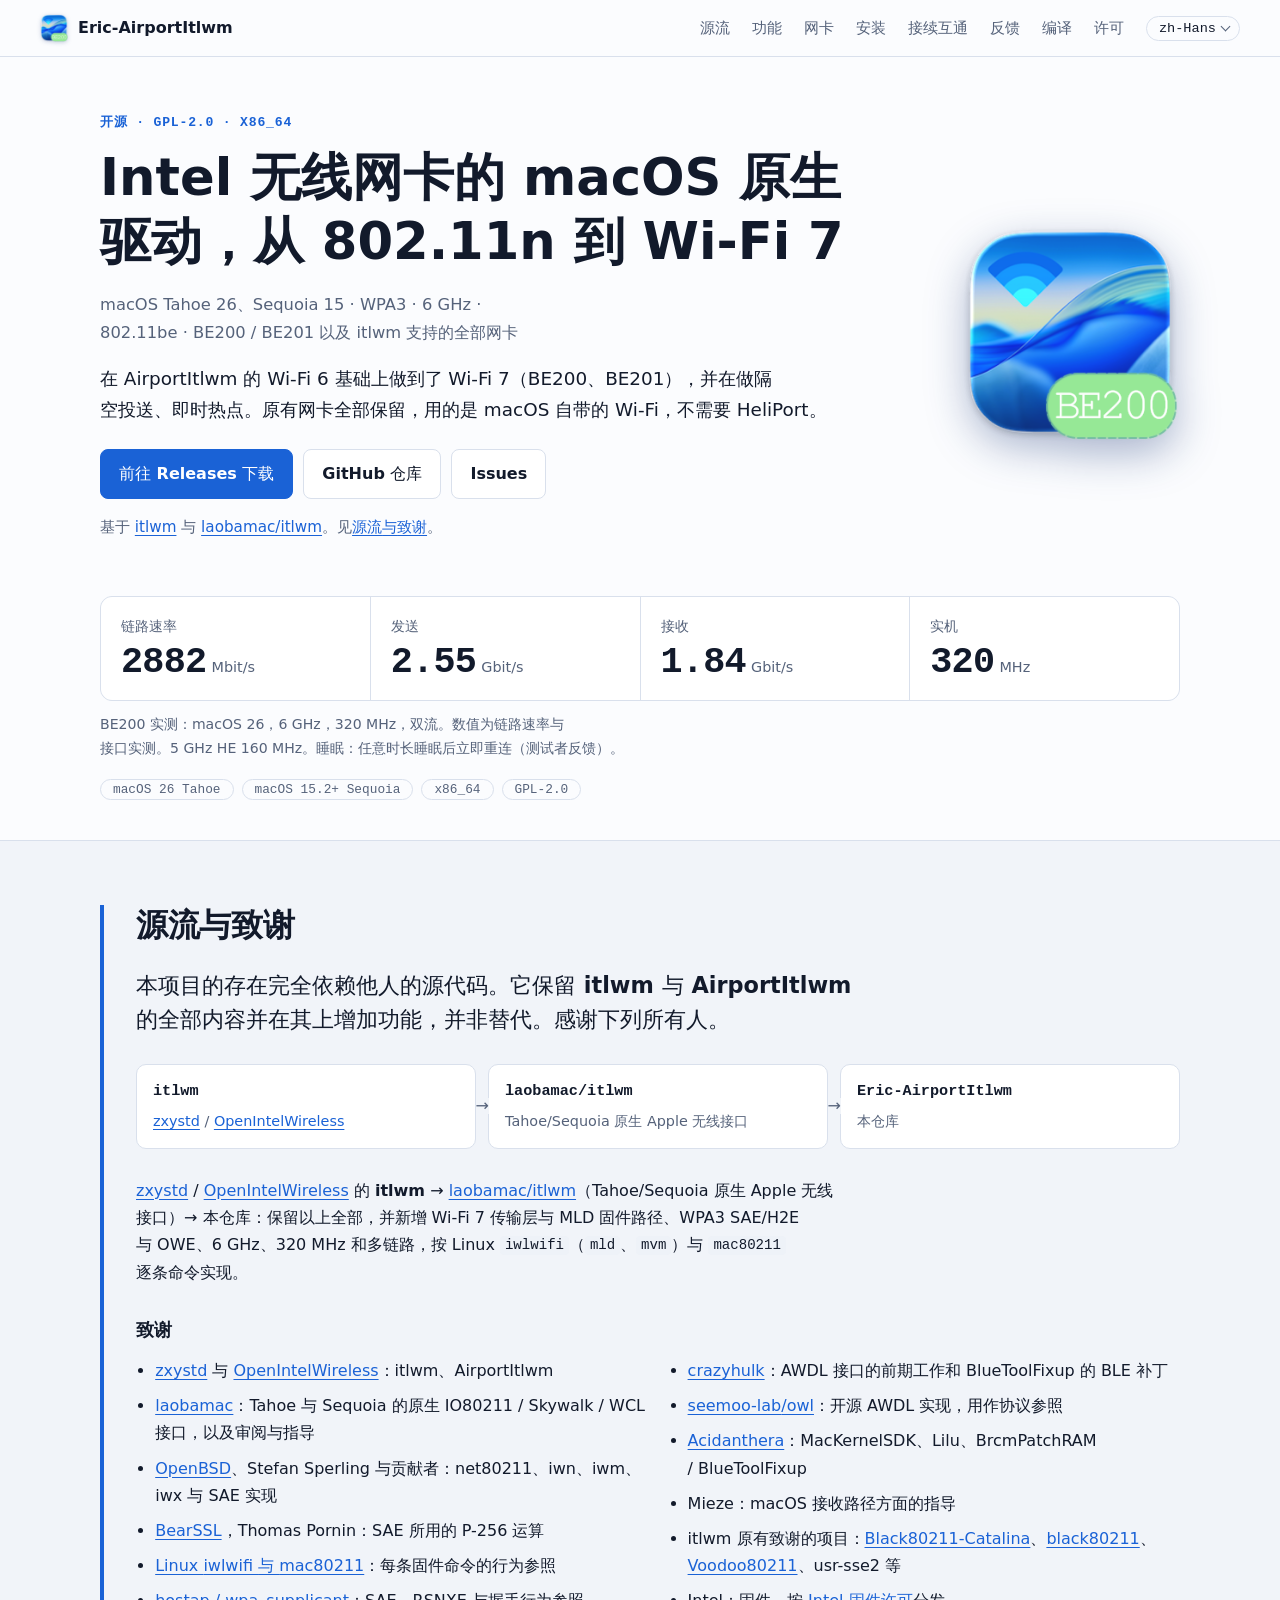
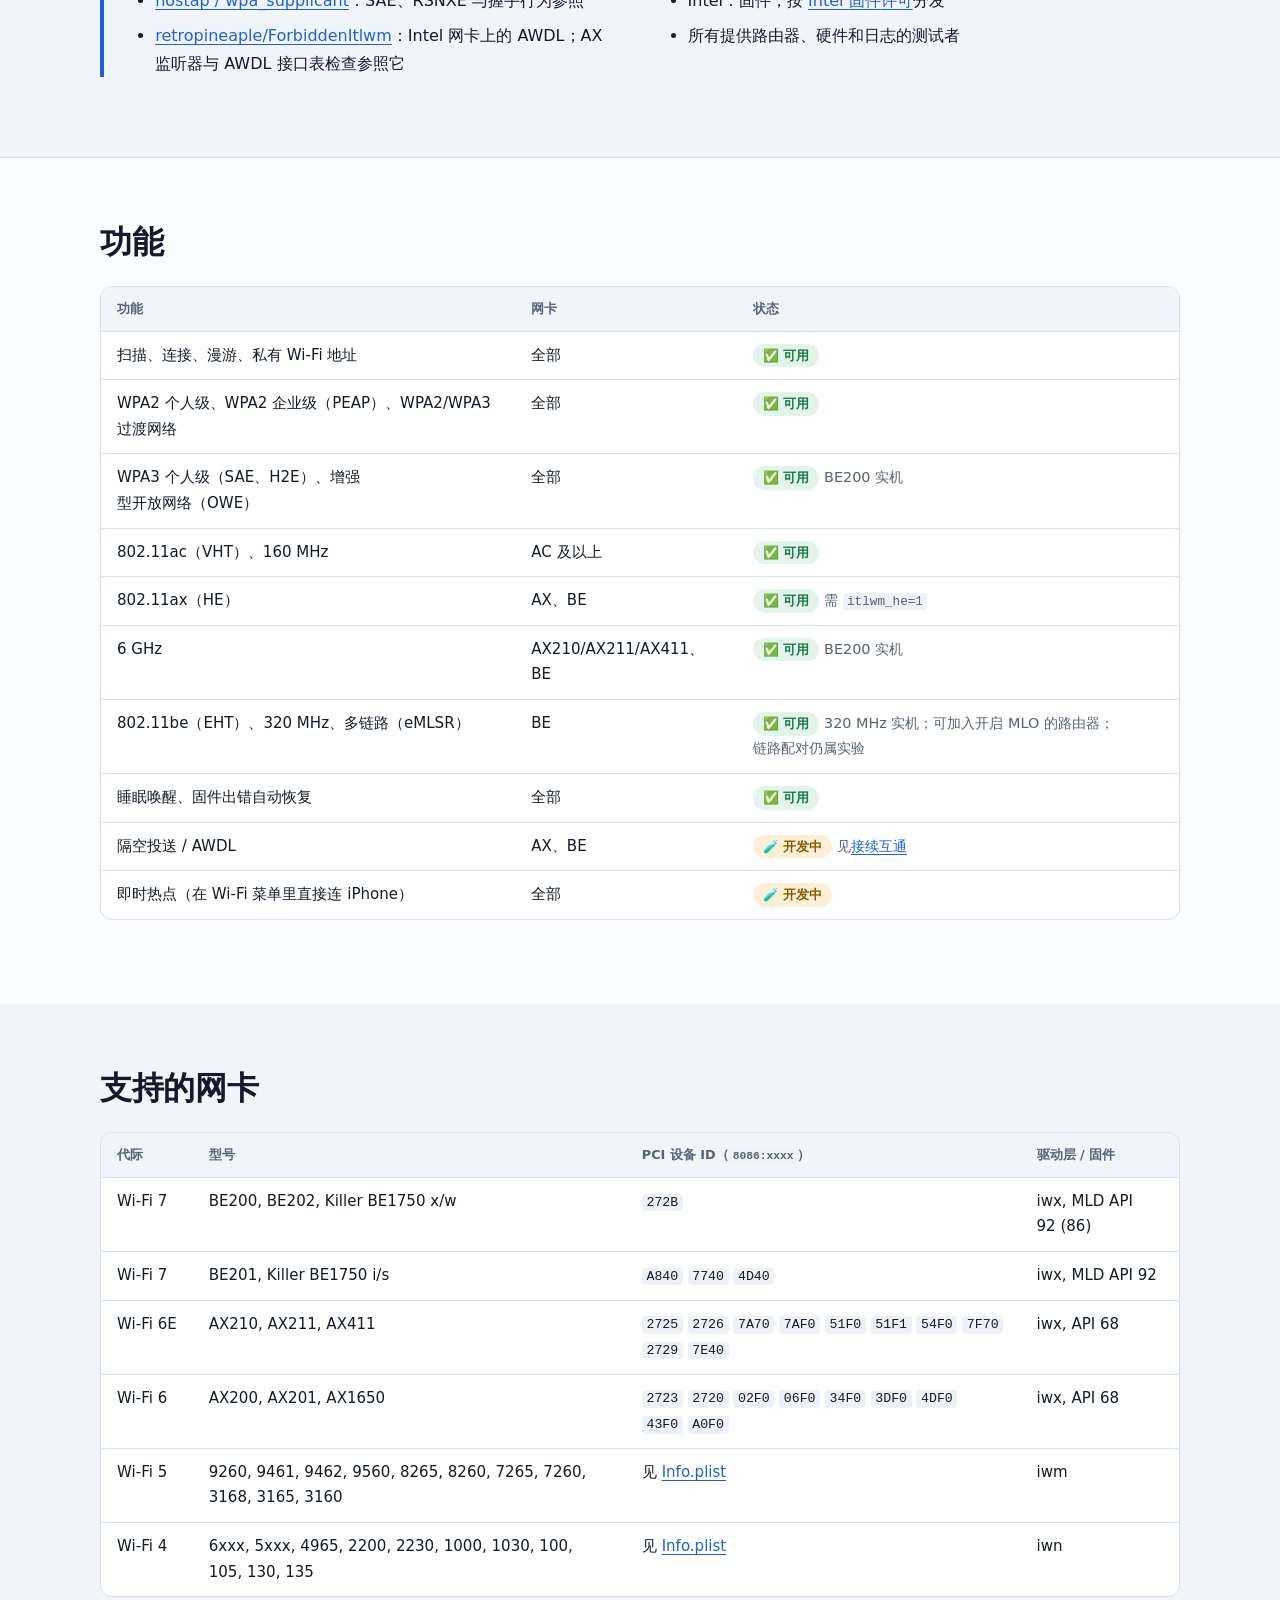
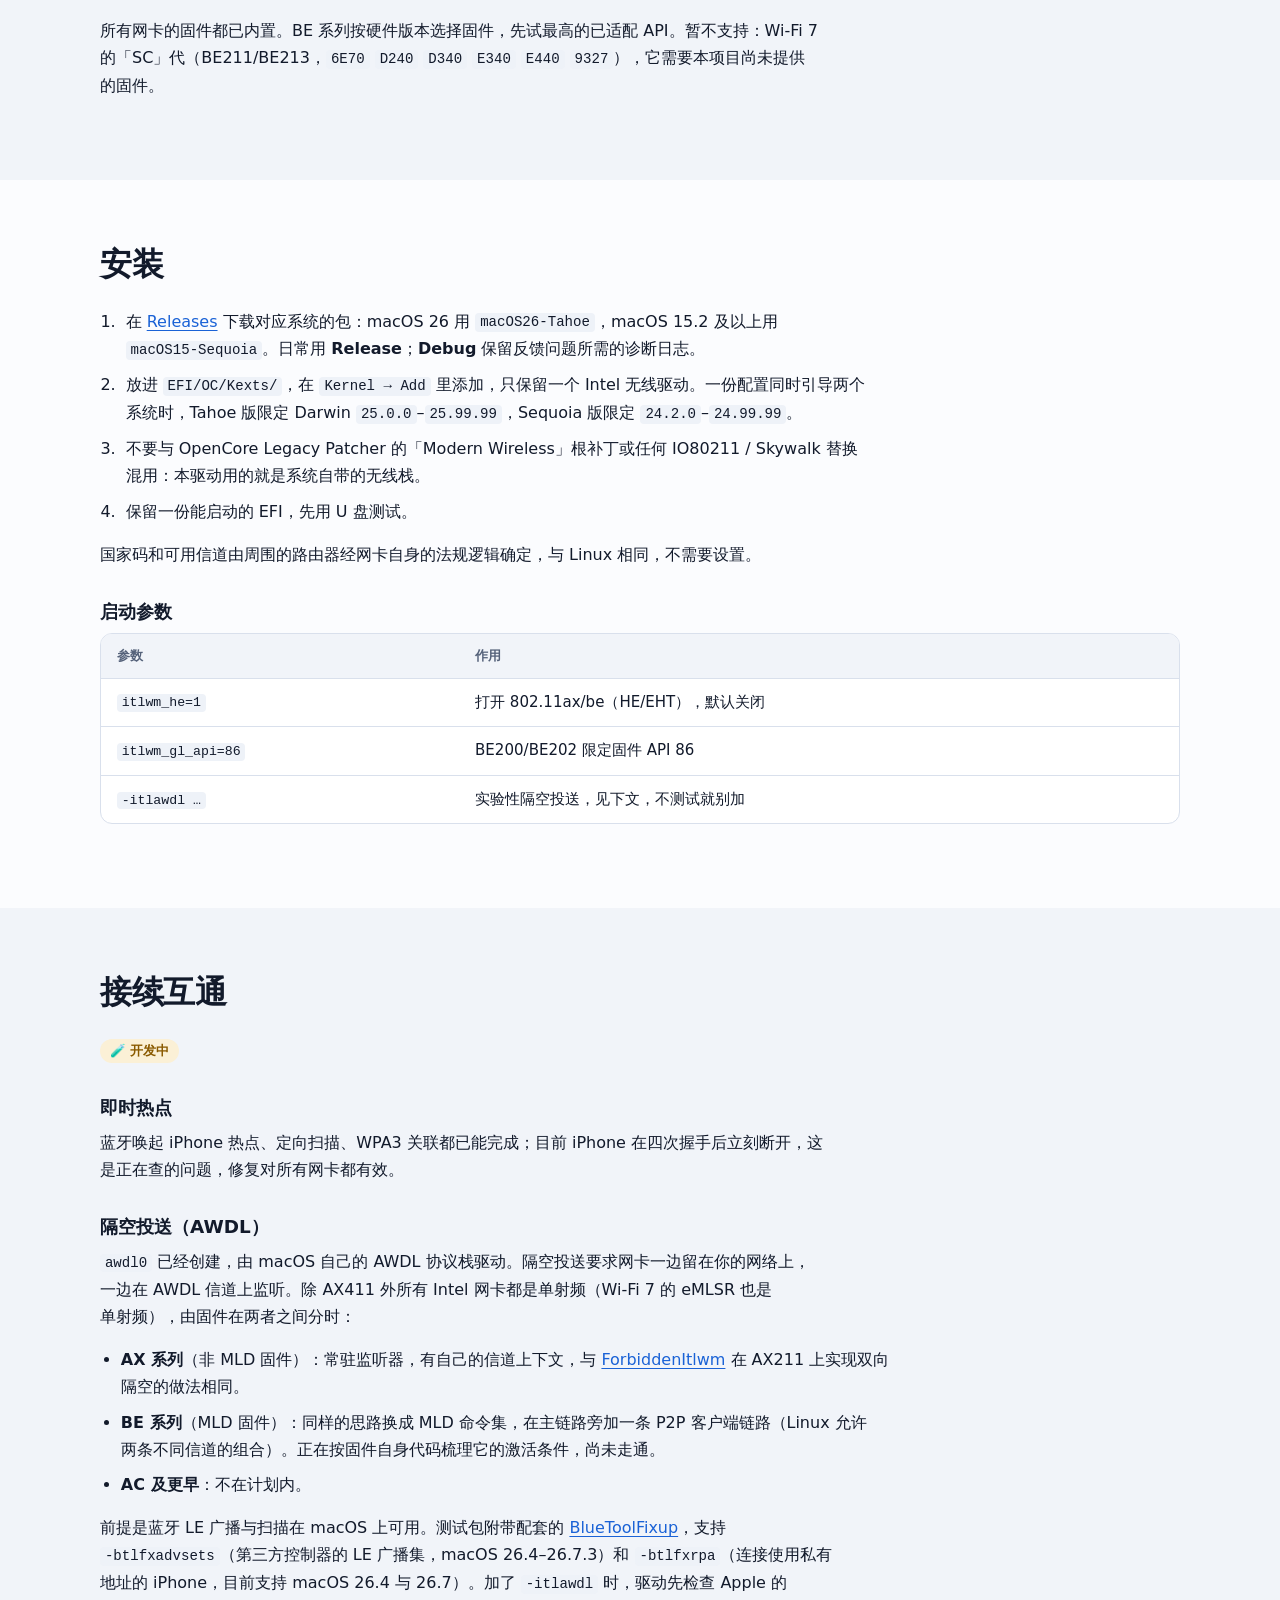
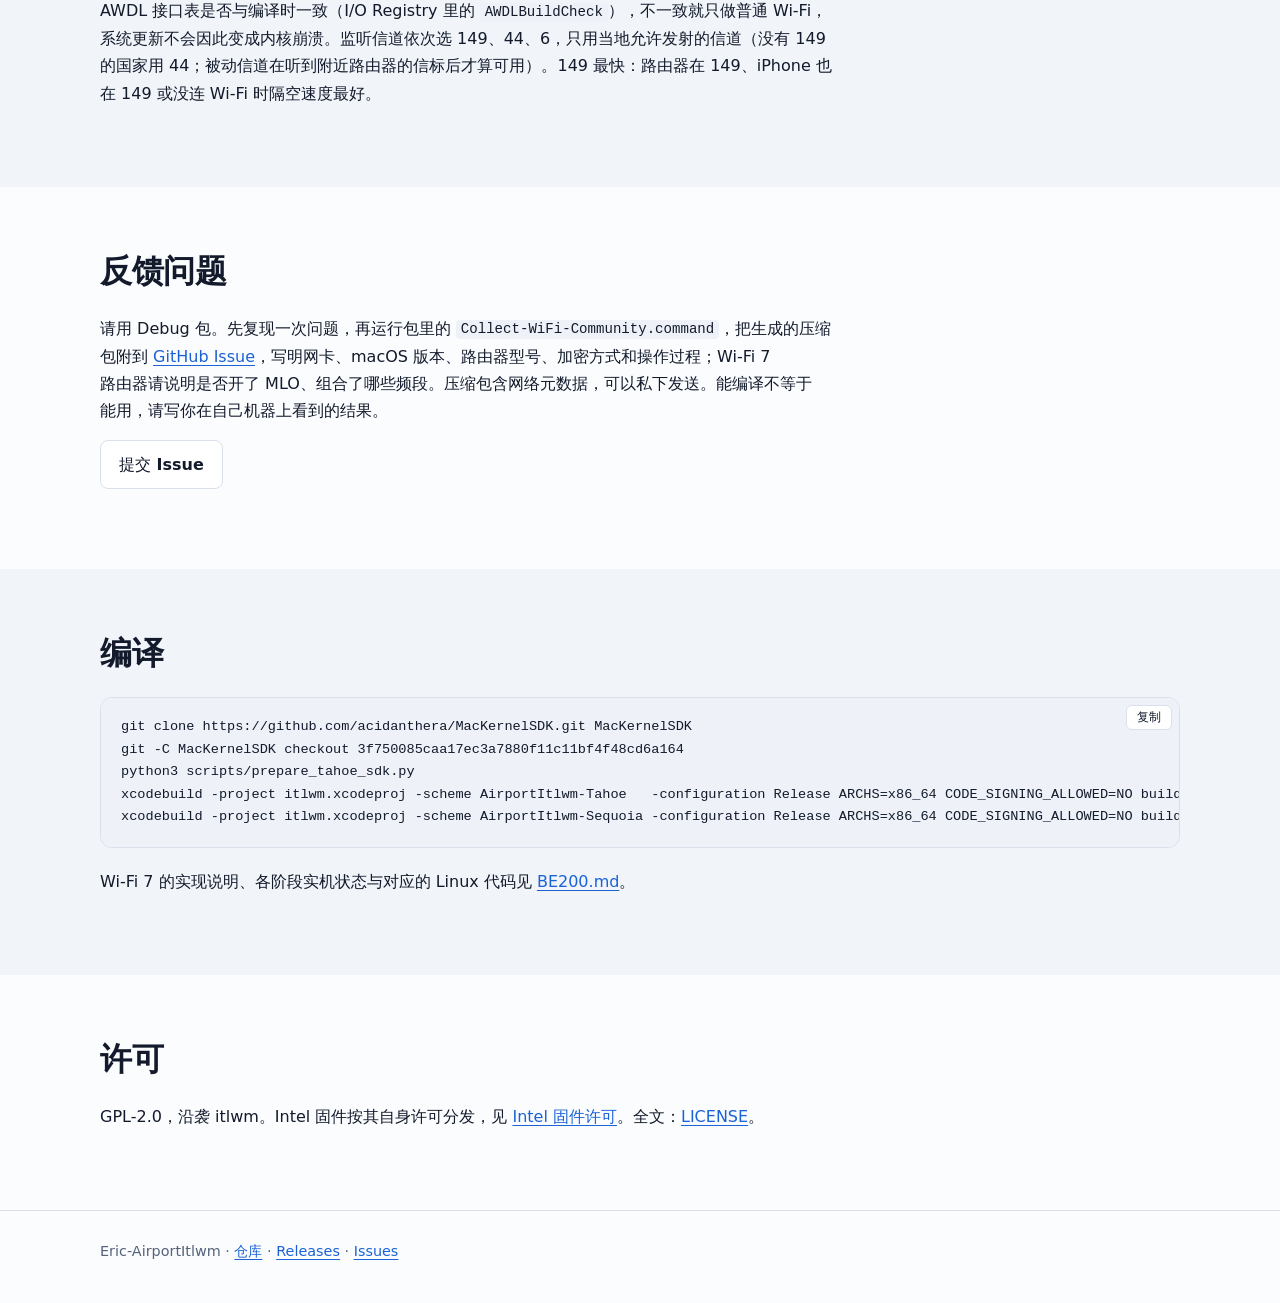
<file: docs/zh-hans/index.html>
<!DOCTYPE html>
<html lang="zh-Hans" data-lang="zh-hans">
<head>
<meta charset="utf-8">
<meta name="viewport" content="width=device-width, initial-scale=1">
<meta name="color-scheme" content="light dark">
<title>Eric-AirportItlwm：Intel 无线网卡的 macOS 原生驱动，从 802.11n 到 Wi-Fi 7</title>
<meta name="description" content="macOS Tahoe 26、Sequoia 15 · WPA3 · 6 GHz · 802.11be · BE200 / BE201 以及 itlwm 支持的全部网卡">
<link rel="canonical" href="https://ersiter.github.io/Eric-AirportItlwm/zh-hans/">
<link rel="alternate" hreflang="en" href="https://ersiter.github.io/Eric-AirportItlwm/">
<link rel="alternate" hreflang="zh-Hans" href="https://ersiter.github.io/Eric-AirportItlwm/zh-hans/">
<link rel="alternate" hreflang="zh-Hant" href="https://ersiter.github.io/Eric-AirportItlwm/zh-hant/">
<link rel="alternate" hreflang="de" href="https://ersiter.github.io/Eric-AirportItlwm/de/">
<link rel="alternate" hreflang="fr" href="https://ersiter.github.io/Eric-AirportItlwm/fr/">
<link rel="alternate" hreflang="ru" href="https://ersiter.github.io/Eric-AirportItlwm/ru/">
<link rel="alternate" hreflang="x-default" href="https://ersiter.github.io/Eric-AirportItlwm/">
<link rel="icon" type="image/png" href="../be200-icon.png">
<link rel="stylesheet" href="../style.css">
<script src="../lang.js"></script>
<script defer src="../app.js"></script>
</head>
<body>
<a class="skip" href="#main">跳到正文</a>
<header class="top"><div class="bar">
<a class="brand" href="#top"><img src="../be200-icon.png" width="28" height="28" alt="">Eric-AirportItlwm</a>
<button class="burger" type="button" aria-label="菜单" aria-expanded="false" aria-controls="sections"><span></span><span></span><span></span></button>
<nav id="sections" aria-label="目录">
<a href="#lineage">源流</a>
<a href="#works">功能</a>
<a href="#cards">网卡</a>
<a href="#install">安装</a>
<a href="#continuity">接续互通</a>
<a href="#report">反馈</a>
<a href="#build">编译</a>
<a href="#license">许可</a>
</nav>
<details class="lang">
<summary aria-label="Language"><span lang="zh-Hans">zh-Hans</span></summary>
<ul>
<li><a href="../" hreflang="en" lang="en" data-lang="en-us">en-US<span>English</span></a></li>
<li><a href="./" hreflang="zh-Hans" lang="zh-Hans" data-lang="zh-hans" aria-current="true">zh-Hans<span>简体中文</span></a></li>
<li><a href="../zh-hant/" hreflang="zh-Hant" lang="zh-Hant" data-lang="zh-hant">zh-Hant<span>繁體中文</span></a></li>
<li><a href="../de/" hreflang="de" lang="de" data-lang="de">de<span>Deutsch</span></a></li>
<li><a href="../fr/" hreflang="fr" lang="fr" data-lang="fr">fr<span>Français</span></a></li>
<li><a href="../ru/" hreflang="ru" lang="ru" data-lang="ru">ru<span>Русский</span></a></li>
</ul>
</details>
</div></header>
<main id="main">
<section class="hero" id="top"><div class="wrap hero-grid">
<div class="hero-text">
<p class="eyebrow">开源 · <wbr><span class="nw">GPL-2</span>.0 · <wbr>x86_<wbr>64</p>
<h1>Intel <wbr>无线<wbr>网卡<wbr>的 <wbr>macOS <wbr>原生<wbr>驱动，<wbr>从 <wbr><span class="nw">802.11n</span> <wbr>到 <wbr><span class="nw">Wi-Fi 7</span></h1>
<p class="sub">macOS <wbr>Tahoe 26、<wbr>Sequoia 15 · <wbr>WPA3 <wbr>· <wbr>6 GHz · <wbr><span class="nw">802.11be</span> · <wbr><span class="nw">BE200 / BE201</span> <wbr>以及 <wbr>itlwm <wbr>支持<wbr>的<wbr>全部<wbr>网卡</p>
<p class="lead">在 <wbr>AirportItlwm <wbr>的 <wbr><span class="nw">Wi-Fi 6</span> <wbr>基础上<wbr>做到<wbr>了 <wbr><span class="nw">Wi-Fi 7</span><wbr>（BE200、<wbr>BE201），<wbr>并<wbr>在<wbr>做隔<wbr>空投送、<wbr>即时<wbr>热点。<wbr>原有<wbr>网卡<wbr>全部<wbr>保留，<wbr>用<wbr>的<wbr>是 <wbr>macOS <wbr>自带<wbr>的<wbr> <wbr><span class="nw">Wi-Fi</span>，<wbr>不需要 <wbr>HeliPort。</p>
<p class="cta"><a target="_blank" rel="noopener noreferrer" class="btn primary" href="https://github.com/Ersiter/Eric-AirportItlwm/releases/latest">前往 Releases 下载</a><a target="_blank" rel="noopener noreferrer" class="btn" href="https://github.com/Ersiter/Eric-AirportItlwm">GitHub 仓库</a><a target="_blank" rel="noopener noreferrer" class="btn" href="https://github.com/Ersiter/Eric-AirportItlwm/issues">Issues</a></p>
<p class="credit-line">基于 <a target="_blank" rel="noopener noreferrer" href="https://github.com/OpenIntelWireless/itlwm">itlwm</a> <wbr>与 <a target="_blank" rel="noopener noreferrer" href="https://github.com/laobamac/itlwm">laobamac/itlwm</a>。<wbr>见<a href="#lineage">源流<wbr>与<wbr>致谢</a>。</p>
</div>
<div class="hero-art"><img src="../be200-icon.png" width="256" height="256" alt="Eric-AirportItlwm"></div>
</div>
<div class="wrap"><dl class="stats">
<div><dt>链路速率</dt><dd><span class="num">2882</span> <span class="unit">Mbit/s</span></dd></div>
<div><dt>发送</dt><dd><span class="num">2.55</span> <span class="unit">Gbit/s</span></dd></div>
<div><dt>接收</dt><dd><span class="num">1.84</span> <span class="unit">Gbit/s</span></dd></div>
<div><dt>实机</dt><dd><span class="num">320</span> <span class="unit">MHz</span></dd></div>
</dl><p class="note">BE200 <wbr>实测：<wbr>macOS 26，<wbr>6 GHz，<wbr>320<wbr> MHz，<wbr>双流。<wbr>数值为<wbr>链路速率<wbr>与<wbr>接口实测。<wbr>5 GHz <wbr>HE <wbr>160 MHz。<wbr>睡眠：<wbr>任意<wbr>时<wbr>长<wbr>睡眠后<wbr>立即重连<wbr>（测试者<wbr>反馈）。</p>
<ul class="chips"><li>macOS 26 Tahoe</li><li>macOS 15.2+ Sequoia</li><li>x86_64</li><li>GPL-2.0</li></ul></div>
</section>
<section class="lineage" id="lineage"><div class="wrap">
<h2>源流<wbr>与<wbr>致谢</h2>
<p class="big">本<wbr>项目<wbr>的<wbr>存在<wbr>完全<wbr>依赖<wbr>他<wbr>人<wbr>的<wbr>源代码。<wbr>它<wbr>保留 <wbr>itlwm <wbr>与 <wbr>AirportItlwm <wbr>的<wbr>全部<wbr>内容<wbr>并<wbr>在<wbr>其上<wbr>增加<wbr>功能，<wbr>并非<wbr>替代。<wbr>感谢<wbr>下列<wbr>所有人。</p>
<ol class="chain">
<li><strong>itlwm</strong><span><a target="_blank" rel="noopener noreferrer" href="https://github.com/zxystd">zxystd</a> / <a target="_blank" rel="noopener noreferrer" href="https://github.com/OpenIntelWireless/itlwm">OpenIntelWireless</a></span></li>
<li><strong>laobamac/itlwm</strong><span><span class="nw">Tahoe/Sequoia</span> <wbr>原生 <wbr>Apple <wbr>无线<wbr>接口</span></li>
<li><strong>Eric-AirportItlwm</strong><span>本<wbr>仓库</span></li>
</ol>
<p><a target="_blank" rel="noopener noreferrer" href="https://github.com/zxystd">zxystd</a> / <a target="_blank" rel="noopener noreferrer" href="https://github.com/OpenIntelWireless/itlwm">OpenIntelWireless</a> <wbr>的 <strong>itlwm</strong> → <a target="_blank" rel="noopener noreferrer" href="https://github.com/laobamac/itlwm">laobamac/itlwm</a>（<span class="nw">Tahoe/Sequoia</span> <wbr>原生 <wbr>Apple <wbr>无线<wbr>接口）<wbr>→ <wbr>本仓库：<wbr>保留<wbr>以<wbr>上<wbr>全部，<wbr>并新<wbr>增 <wbr><span class="nw">Wi-Fi 7</span> <wbr>传输<wbr>层与 <wbr>MLD <wbr>固件<wbr>路径、<wbr>WPA3 <wbr>SAE/H2E <wbr>与 <wbr>OWE、<wbr>6 GHz、<wbr>320<wbr> MHz <wbr>和<wbr>多链路，<wbr>按 <wbr>Linux <code>iwlwifi</code>（<code>mld</code>、<code>mvm</code>）<wbr>与 <code>mac80211</code> <wbr>逐条命令<wbr>实现。</p>
<h3>致谢</h3>
<ul class="credits">
<li><a target="_blank" rel="noopener noreferrer" href="https://github.com/zxystd">zxystd</a> <wbr>与 <a target="_blank" rel="noopener noreferrer" href="https://github.com/OpenIntelWireless">OpenIntelWireless</a>：<wbr>itlwm、<wbr>AirportItlwm</li>
<li><a target="_blank" rel="noopener noreferrer" href="https://github.com/laobamac/itlwm">laobamac</a>：<wbr>Tahoe <wbr>与 <wbr>Sequoia <wbr>的<wbr>原生 <wbr>IO80211 <wbr>/ <wbr>Skywalk <wbr>/ <wbr>WCL <wbr>接口，<wbr>以及<wbr>审阅<wbr>与<wbr>指导</li>
<li><a target="_blank" rel="noopener noreferrer" href="https://github.com/openbsd/src">OpenBSD</a>、<wbr>Stefan <wbr>Sperling <wbr>与贡献者：<wbr>net80211、<wbr>iwn、<wbr>iwm、<wbr>iwx <wbr>与 <wbr>SAE <wbr>实现</li>
<li><a target="_blank" rel="noopener noreferrer" href="https://bearssl.org/">BearSSL</a>，<wbr>Thomas <wbr>Pornin：<wbr>SAE <wbr>所用<wbr>的 <wbr><span class="nw">P-256</span> <wbr>运算</li>
<li><a target="_blank" rel="noopener noreferrer" href="https://github.com/torvalds/linux/tree/master/drivers/net/wireless/intel/iwlwifi">Linux <wbr>iwlwifi <wbr>与 <wbr>mac80211</a>：<wbr>每条<wbr>固件<wbr>命令<wbr>的<wbr>行为<wbr>参照</li>
<li><a target="_blank" rel="noopener noreferrer" href="https://w1.fi/">hostap / wpa_supplicant</a>：<wbr>SAE、<wbr>RSNXE <wbr>与<wbr>握手行为<wbr>参照</li>
<li><a target="_blank" rel="noopener noreferrer" href="https://github.com/retropineaple/ForbiddenItlwm">retropineaple/ForbiddenItlwm</a>：<wbr>Intel <wbr>网卡上<wbr>的 <wbr>AWDL；<wbr>AX <wbr>监听器<wbr>与 <wbr>AWDL <wbr>接口表检<wbr>查<wbr>参照<wbr>它</li>
<li><a target="_blank" rel="noopener noreferrer" href="https://github.com/crazyhulk">crazyhulk</a>：<wbr>AWDL <wbr>接口<wbr>的<wbr>前期<wbr>工作<wbr>和 <wbr>BlueToolFixup <wbr>的 <wbr>BLE <wbr>补丁</li>
<li><a target="_blank" rel="noopener noreferrer" href="https://github.com/seemoo-lab/owl"><span class="nw">seemoo-lab</span>/owl</a>：<wbr>开源 <wbr>AWDL <wbr>实现，<wbr>用<wbr>作<wbr>协议<wbr>参照</li>
<li><a target="_blank" rel="noopener noreferrer" href="https://github.com/acidanthera">Acidanthera</a>：<wbr>MacKernelSDK、<wbr>Lilu、<wbr>BrcmPatchRAM <wbr>/ <wbr>BlueToolFixup</li>
<li>Mieze：<wbr>macOS <wbr>接收路<wbr>径<wbr>方面<wbr>的<wbr>指导</li>
<li>itlwm <wbr>原有<wbr>致谢<wbr>的<wbr>项目：<a target="_blank" rel="noopener noreferrer" href="https://github.com/AppleIntelWiFi/Black80211-Catalina"><span class="nw">Black80211-Catalina</span></a>、<a target="_blank" rel="noopener noreferrer" href="https://github.com/rpeshkov/black80211">black80211</a>、<a target="_blank" rel="noopener noreferrer" href="https://github.com/mercurysquad/Voodoo80211">Voodoo80211</a>、<wbr><span class="nw">usr-sse2</span> <wbr>等</li>
<li>Intel：<wbr>固件，<wbr>按 <a target="_blank" rel="noopener noreferrer" href="https://github.com/Ersiter/Eric-AirportItlwm/blob/be200-tahoe/iwlwifi-firmware-license">Intel <wbr>固件<wbr>许可</a>分发</li>
<li>所有<wbr>提供<wbr>路由<wbr>器、<wbr>硬件<wbr>和<wbr>日志<wbr>的<wbr>测试<wbr>者</li>
</ul></div></section>
<section id="works"><div class="wrap"><h2>功能</h2>
<div class="table-wrap"><table><thead><tr><th>功能</th><th>网卡</th><th>状态</th></tr></thead><tbody>
<tr><td>扫描、<wbr>连接、<wbr>漫游、<wbr>私有 <wbr><span class="nw">Wi-Fi</span> <wbr>地址</td><td>全部</td><td><span class="pill ok"><span aria-hidden="true">✅</span> 可用</span></td></tr>
<tr><td>WPA2 <wbr>个<wbr>人级、<wbr>WPA2 <wbr>企业级<wbr>（PEAP）、<wbr>WPA2/WPA3 <wbr>过<wbr>渡网络</td><td>全部</td><td><span class="pill ok"><span aria-hidden="true">✅</span> 可用</span></td></tr>
<tr><td>WPA3 <wbr>个<wbr>人<wbr>级<wbr>（SAE、<wbr>H2E）、<wbr>增强<wbr>型开放网络<wbr>（OWE）</td><td>全部</td><td><span class="pill ok"><span aria-hidden="true">✅</span> 可用</span> <span class="snote">BE200 <wbr>实机</span></td></tr>
<tr><td><span class="nw">802.11ac</span><wbr>（VHT）、<wbr>160 MHz</td><td>AC 及以上</td><td><span class="pill ok"><span aria-hidden="true">✅</span> 可用</span></td></tr>
<tr><td><span class="nw">802.11ax</span><wbr>（HE）</td><td>AX、BE</td><td><span class="pill ok"><span aria-hidden="true">✅</span> 可用</span> <span class="snote">需 <code>itlwm_he=1</code></span></td></tr>
<tr><td>6 GHz</td><td>AX210/AX211/AX411、BE</td><td><span class="pill ok"><span aria-hidden="true">✅</span> 可用</span> <span class="snote">BE200 <wbr>实机</span></td></tr>
<tr><td><span class="nw">802.11be</span><wbr>（EHT）、<wbr>320<wbr> MHz、<wbr>多链路<wbr>（eMLSR）</td><td>BE</td><td><span class="pill ok"><span aria-hidden="true">✅</span> 可用</span> <span class="snote">320<wbr> MHz <wbr>实机；<wbr>可加入开启 <wbr>MLO <wbr>的<wbr>路由器；<wbr>链路配对<wbr>仍属实验</span></td></tr>
<tr><td>睡眠<wbr>唤醒、<wbr>固件<wbr>出错<wbr>自动<wbr>恢复</td><td>全部</td><td><span class="pill ok"><span aria-hidden="true">✅</span> 可用</span></td></tr>
<tr><td>隔空投送 <wbr>/ <wbr>AWDL</td><td>AX、BE</td><td><span class="pill dev"><span aria-hidden="true">🧪</span> 开发中</span> <span class="snote">见<a href="#continuity">接续<wbr>互通</a></span></td></tr>
<tr><td>即时<wbr>热点<wbr>（在 <wbr><span class="nw">Wi-Fi</span> <wbr>菜单里<wbr>直接连 <wbr>iPhone）</td><td>全部</td><td><span class="pill dev"><span aria-hidden="true">🧪</span> 开发中</span></td></tr>
</tbody></table></div></div></section>
<section id="cards"><div class="wrap"><h2>支持<wbr>的<wbr>网卡</h2>
<div class="table-wrap"><table class="cards"><thead><tr><th>代际</th><th>型<wbr>号</th><th>PCI <wbr>设备 <wbr>ID<wbr>（<code>8086:xxxx</code>）</th><th>驱动层 <wbr>/ <wbr>固件</th></tr></thead><tbody>
<tr><td><span class="nw">Wi-Fi 7</span></td><td>BE200, BE202, Killer BE1750 x/w</td><td><code>272B</code></td><td>iwx, MLD API 92 (86)</td></tr>
<tr><td><span class="nw">Wi-Fi 7</span></td><td>BE201, Killer BE1750 i/s</td><td><code>A840</code> <code>7740</code> <code>4D40</code></td><td>iwx, MLD API 92</td></tr>
<tr><td><span class="nw">Wi-Fi 6E</span></td><td>AX210, AX211, AX411</td><td><code>2725</code> <code>2726</code> <code>7A70</code> <code>7AF0</code> <code>51F0</code> <code>51F1</code> <code>54F0</code> <code>7F70</code> <code>2729</code> <code>7E40</code></td><td>iwx, API 68</td></tr>
<tr><td><span class="nw">Wi-Fi 6</span></td><td>AX200, AX201, AX1650</td><td><code>2723</code> <code>2720</code> <code>02F0</code> <code>06F0</code> <code>34F0</code> <code>3DF0</code> <code>4DF0</code> <code>43F0</code> <code>A0F0</code></td><td>iwx, API 68</td></tr>
<tr><td><span class="nw">Wi-Fi 5</span></td><td>9260, 9461, 9462, 9560, 8265, 8260, 7265, 7260, 3168, 3165, 3160</td><td>见 <a target="_blank" rel="noopener noreferrer" href="https://github.com/Ersiter/Eric-AirportItlwm/blob/be200-tahoe/AirportItlwm/WCL/Info.plist">Info.plist</a></td><td>iwm</td></tr>
<tr><td><span class="nw">Wi-Fi 4</span></td><td>6xxx, 5xxx, 4965, 2200, 2230, 1000, 1030, 100, 105, 130, 135</td><td>见 <a target="_blank" rel="noopener noreferrer" href="https://github.com/Ersiter/Eric-AirportItlwm/blob/be200-tahoe/AirportItlwm/WCL/Info.plist">Info.plist</a></td><td>iwn</td></tr>
</tbody></table></div><p>所有<wbr>网卡<wbr>的<wbr>固件<wbr>都<wbr>已<wbr>内置。<wbr>BE <wbr>系列<wbr>按硬件<wbr>版本<wbr>选择<wbr>固件，<wbr>先试<wbr>最<wbr>高<wbr>的<wbr>已适配 <wbr>API。<wbr>暂不<wbr>支持：<wbr><span class="nw">Wi-Fi 7</span> <wbr>的<wbr>「SC」代<wbr>（BE211/BE213，<code>6E70</code> <code>D240</code> <code>D340</code> <code>E340</code> <code>E440</code> <code>9327</code>），<wbr>它<wbr>需要<wbr>本项<wbr>目尚未<wbr>提供<wbr>的<wbr>固件。</p></div></section>
<section id="install"><div class="wrap"><h2>安装</h2><ol class="steps">
<li>在 <a target="_blank" rel="noopener noreferrer" href="https://github.com/Ersiter/Eric-AirportItlwm/releases">Releases</a> <wbr>下载<wbr>对<wbr>应系统<wbr>的<wbr>包：<wbr>macOS 26 <wbr>用 <code>macOS26-Tahoe</code>，<wbr>macOS 15.2 <wbr>及以上用 <code>macOS15-Sequoia</code>。<wbr>日常<wbr>用 <strong>Release</strong>；<strong>Debug</strong> <wbr>保留<wbr>反馈<wbr>问题<wbr>所需<wbr>的<wbr>诊断<wbr>日志。</li>
<li>放进 <code>EFI/OC/Kexts/</code>，<wbr>在 <code>Kernel → Add</code> <wbr>里<wbr>添加，<wbr>只保留<wbr>一个 <wbr>Intel <wbr>无线<wbr>驱动。<wbr>一份<wbr>配置同时<wbr>引导<wbr>两个<wbr>系统<wbr>时，<wbr>Tahoe <wbr>版限定 <wbr>Darwin <code>25.0.0</code>–<code>25.99.99</code>，<wbr>Sequoia <wbr>版限定 <code>24.2.0</code>–<code>24.99.99</code>。</li>
<li>不要<wbr>与 <wbr>OpenCore <wbr>Legacy <wbr>Patcher <wbr>的<wbr>「Modern <wbr>Wireless」根补丁<wbr>或<wbr>任何 <wbr>IO80211 <wbr>/ <wbr>Skywalk <wbr>替换<wbr>混用：<wbr>本<wbr>驱动用<wbr>的<wbr>就是<wbr>系统<wbr>自带<wbr>的<wbr>无线栈。</li>
<li>保留<wbr>一份<wbr>能<wbr>启动<wbr>的 <wbr>EFI，<wbr>先用 <wbr>U <wbr>盘测试。</li>
</ol><p>国<wbr>家<wbr>码<wbr>和<wbr>可用<wbr>信道<wbr>由<wbr>周围<wbr>的<wbr>路由<wbr>器经网卡<wbr>自身<wbr>的<wbr>法规<wbr>逻辑<wbr>确定，<wbr>与 <wbr>Linux <wbr>相同，<wbr>不需要<wbr>设置。</p>
<h3>启动<wbr>参数</h3><div class="table-wrap"><table><thead><tr><th>参数</th><th>作用</th></tr></thead><tbody>
<tr><td><code>itlwm_he=1</code></td><td>打开 <wbr><span class="nw">802.11ax</span>/be<wbr>（HE/EHT），<wbr>默认关<wbr>闭</td></tr>
<tr><td><code>itlwm_gl_api=86</code></td><td>BE200/BE202 <wbr>限定固件 <wbr>API 86</td></tr>
<tr><td><code>-itlawdl …</code></td><td>实验性<wbr>隔空投送，<wbr>见下文，<wbr>不测试<wbr>就<wbr>别加</td></tr>
</tbody></table></div></div></section>
<section id="continuity"><div class="wrap"><h2>接续<wbr>互通</h2>
<p><span class="pill dev"><span aria-hidden="true">🧪</span> 开发中</span></p>
<h3>即时<wbr>热点</h3><p>蓝牙唤起 <wbr>iPhone <wbr>热点、<wbr>定向<wbr>扫描、<wbr>WPA3 <wbr>关联<wbr>都<wbr>已能<wbr>完成；<wbr>目前 <wbr>iPhone <wbr>在<wbr>四次<wbr>握手后<wbr>立刻<wbr>断开，<wbr>这<wbr>是<wbr>正在<wbr>查<wbr>的<wbr>问题，<wbr>修复<wbr>对<wbr>所有<wbr>网卡<wbr>都有效。</p>
<h3>隔空投送<wbr>（AWDL）</h3><p><code>awdl0</code> <wbr>已经<wbr>创建，<wbr>由 <wbr>macOS <wbr>自己<wbr>的 <wbr>AWDL <wbr>协议<wbr>栈<wbr>驱动。<wbr>隔空投送<wbr>要求<wbr>网卡<wbr>一边<wbr>留<wbr>在<wbr>你<wbr>的<wbr>网络<wbr>上，<wbr>一边<wbr>在 <wbr>AWDL <wbr>信道<wbr>上<wbr>监听。<wbr>除 <wbr>AX411 <wbr>外所有 <wbr>Intel <wbr>网卡<wbr>都是<wbr>单射频<wbr>（<span class="nw">Wi-Fi 7</span> <wbr>的 <wbr>eMLSR <wbr>也是<wbr>单射频），<wbr>由固<wbr>件<wbr>在<wbr>两者<wbr>之间<wbr>分时：</p><ul>
<li><strong>AX <wbr>系列</strong>（非 <wbr>MLD <wbr>固件）：<wbr>常驻监<wbr>听器，<wbr>有<wbr>自己<wbr>的<wbr>信道<wbr>上<wbr>下文，<wbr>与 <a target="_blank" rel="noopener noreferrer" href="https://github.com/retropineaple/ForbiddenItlwm">ForbiddenItlwm</a> <wbr>在 <wbr>AX211 <wbr>上<wbr>实现<wbr>双向<wbr>隔空<wbr>的<wbr>做法<wbr>相同。</li>
<li><strong>BE <wbr>系列</strong>（MLD <wbr>固件）：<wbr>同样<wbr>的<wbr>思路<wbr>换成 <wbr>MLD <wbr>命令集，<wbr>在<wbr>主链<wbr>路旁加<wbr>一条 <wbr>P2P <wbr>客户端链路<wbr>（Linux <wbr>允许<wbr>两条<wbr>不同<wbr>信道<wbr>的<wbr>组合）。<wbr>正在<wbr>按固件自身代码梳理它<wbr>的<wbr>激活<wbr>条件，<wbr>尚未<wbr>走通。</li>
<li><strong>AC <wbr>及<wbr>更早</strong>：<wbr>不在<wbr>计划内。</li>
</ul><p>前提<wbr>是<wbr>蓝牙 <wbr>LE <wbr>广播<wbr>与<wbr>扫描<wbr>在 <wbr>macOS <wbr>上<wbr>可用。<wbr>测试包<wbr>附带<wbr>配套<wbr>的 <a target="_blank" rel="noopener noreferrer" href="https://github.com/acidanthera/BrcmPatchRAM">BlueToolFixup</a>，<wbr>支持 <code>-btlfxadvsets</code>（第三<wbr>方控制器<wbr>的<wbr> <wbr>LE <wbr>广<wbr>播集，<wbr>macOS 26.4–26.7.3）<wbr>和 <code>-btlfxrpa</code>（连接<wbr>使用<wbr>私有<wbr>地址<wbr>的<wbr> <wbr>iPhone，<wbr>目前<wbr>支持 <wbr>macOS 26.4 <wbr>与 <wbr>26.7）。<wbr>加<wbr>了 <code>-itlawdl</code> <wbr>时，<wbr>驱动<wbr>先检查 <wbr>Apple <wbr>的 <wbr>AWDL <wbr>接口表<wbr>是否<wbr>与<wbr>编译<wbr>时<wbr>一致<wbr>（I/O <wbr>Registry <wbr>里<wbr>的 <code>AWDLBuildCheck</code>），<wbr>不一致<wbr>就只做普通 <wbr><span class="nw">Wi-Fi</span>，<wbr>系统<wbr>更新<wbr>不会<wbr>因此<wbr>变成<wbr>内核崩溃。<wbr>监听信<wbr>道<wbr>依次<wbr>选 <wbr>149、<wbr>44、<wbr>6，<wbr>只用<wbr>当<wbr>地<wbr>允许<wbr>发射<wbr>的<wbr>信道<wbr>（没有 <wbr>149 <wbr>的<wbr>国家<wbr>用 <wbr>44；<wbr>被<wbr>动信<wbr>道<wbr>在<wbr>听到<wbr>附近<wbr>路<wbr>由器<wbr>的<wbr>信标<wbr>后<wbr>才算可用）。<wbr>149 <wbr>最快：<wbr>路由器<wbr>在 <wbr>149、<wbr>iPhone <wbr>也<wbr>在 <wbr>149 <wbr>或<wbr>没连 <wbr><span class="nw">Wi-Fi</span> <wbr>时隔空速度<wbr>最好。</p></div></section>
<section id="report"><div class="wrap"><h2>反馈<wbr>问题</h2><p>请<wbr>用 <wbr>Debug <wbr>包。<wbr>先复现<wbr>一次<wbr>问题，<wbr>再运行<wbr>包里<wbr>的 <code>Collect-WiFi-Community.command</code>，<wbr>把<wbr>生成<wbr>的<wbr>压缩<wbr>包附到 <a target="_blank" rel="noopener noreferrer" href="https://github.com/Ersiter/Eric-AirportItlwm/issues">GitHub Issue</a>，<wbr>写明<wbr>网卡、<wbr>macOS <wbr>版本、<wbr>路由器<wbr>型号、<wbr>加密<wbr>方式<wbr>和<wbr>操作<wbr>过程；<wbr><span class="nw">Wi-Fi 7</span> <wbr>路由器请<wbr>说明<wbr>是<wbr>否开<wbr>了 <wbr>MLO、<wbr>组合<wbr>了<wbr>哪些<wbr>频段。<wbr>压缩<wbr>包含<wbr>网络元数据，<wbr>可以<wbr>私下<wbr>发送。<wbr>能<wbr>编译<wbr>不等于<wbr>能用，<wbr>请<wbr>写<wbr>你<wbr>在<wbr>自己<wbr>机器上<wbr>看到<wbr>的<wbr>结果。</p><p><a target="_blank" rel="noopener noreferrer" class="btn" href="https://github.com/Ersiter/Eric-AirportItlwm/issues/new">提交 Issue</a></p></div></section>
<section id="build"><div class="wrap"><h2>编译</h2>
<div class="code"><button type="button" class="copy" data-copied="已复制" hidden>复制</button><pre><code>git clone https://github.com/acidanthera/MacKernelSDK.git MacKernelSDK
git -C MacKernelSDK checkout 3f750085caa17ec3a7880f11c11bf4f48cd6a164
python3 scripts/prepare_tahoe_sdk.py
xcodebuild -project itlwm.xcodeproj -scheme AirportItlwm-Tahoe   -configuration Release ARCHS=x86_64 CODE_SIGNING_ALLOWED=NO build
xcodebuild -project itlwm.xcodeproj -scheme AirportItlwm-Sequoia -configuration Release ARCHS=x86_64 CODE_SIGNING_ALLOWED=NO build</code></pre></div>
<p><span class="nw">Wi-Fi 7</span> <wbr>的<wbr>实现<wbr>说明、<wbr>各阶<wbr>段实机状态<wbr>与<wbr>对应<wbr>的 <wbr>Linux <wbr>代码见 <a target="_blank" rel="noopener noreferrer" href="https://github.com/Ersiter/Eric-AirportItlwm/blob/be200-tahoe/BE200.md">BE200.md</a>。</p></div></section>
<section id="license"><div class="wrap"><h2>许可</h2><p><span class="nw">GPL-2</span>.0，<wbr>沿袭 <wbr>itlwm。<wbr>Intel <wbr>固件<wbr>按其<wbr>自身<wbr>许可<wbr>分发，<wbr>见 <a target="_blank" rel="noopener noreferrer" href="https://github.com/Ersiter/Eric-AirportItlwm/blob/be200-tahoe/iwlwifi-firmware-license">Intel <wbr>固件<wbr>许可</a>。<wbr>全文：<a target="_blank" rel="noopener noreferrer" href="https://github.com/Ersiter/Eric-AirportItlwm/blob/be200-tahoe/LICENSE">LICENSE</a>。</p></div></section>
</main>
<footer><div class="wrap"><p>Eric-AirportItlwm · <a target="_blank" rel="noopener noreferrer" href="https://github.com/Ersiter/Eric-AirportItlwm">仓库</a> · <a target="_blank" rel="noopener noreferrer" href="https://github.com/Ersiter/Eric-AirportItlwm/releases">Releases</a> · <a target="_blank" rel="noopener noreferrer" href="https://github.com/Ersiter/Eric-AirportItlwm/issues">Issues</a></p></div></footer>
</body>
</html>
</file>
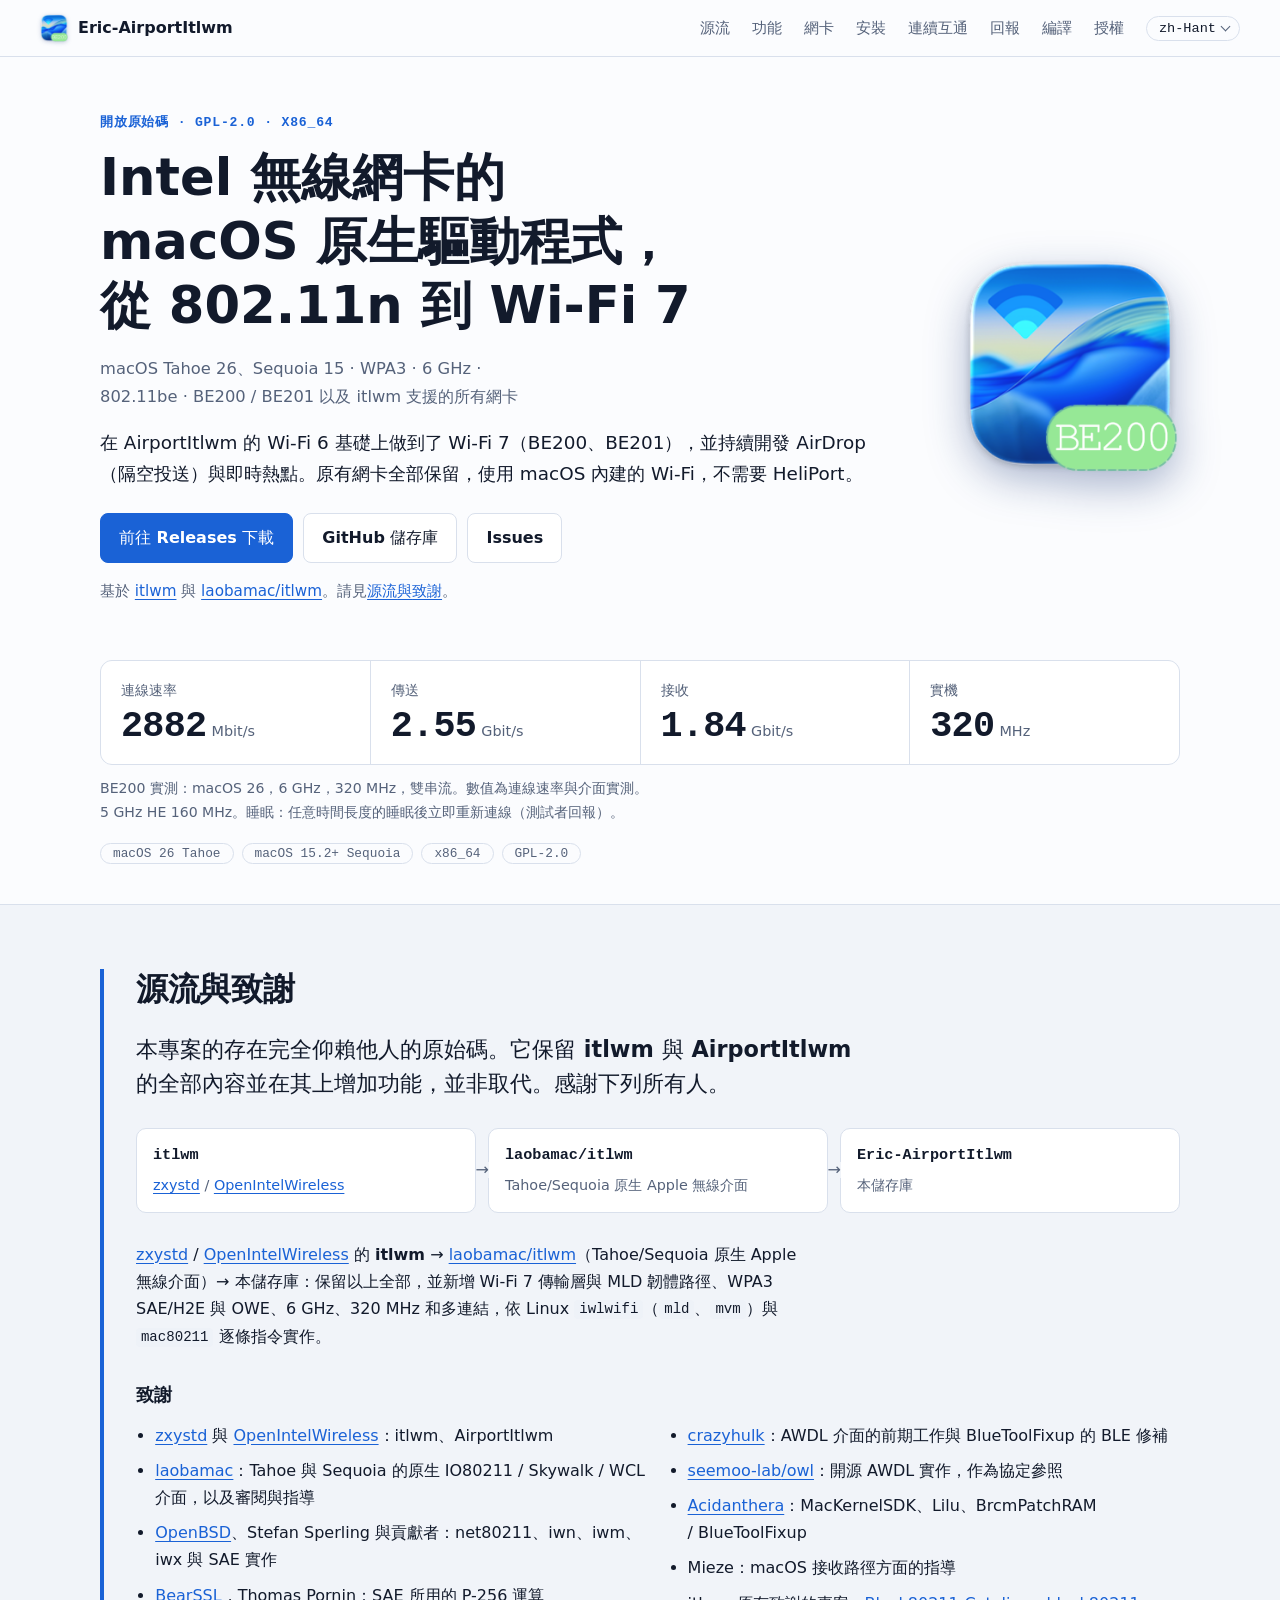
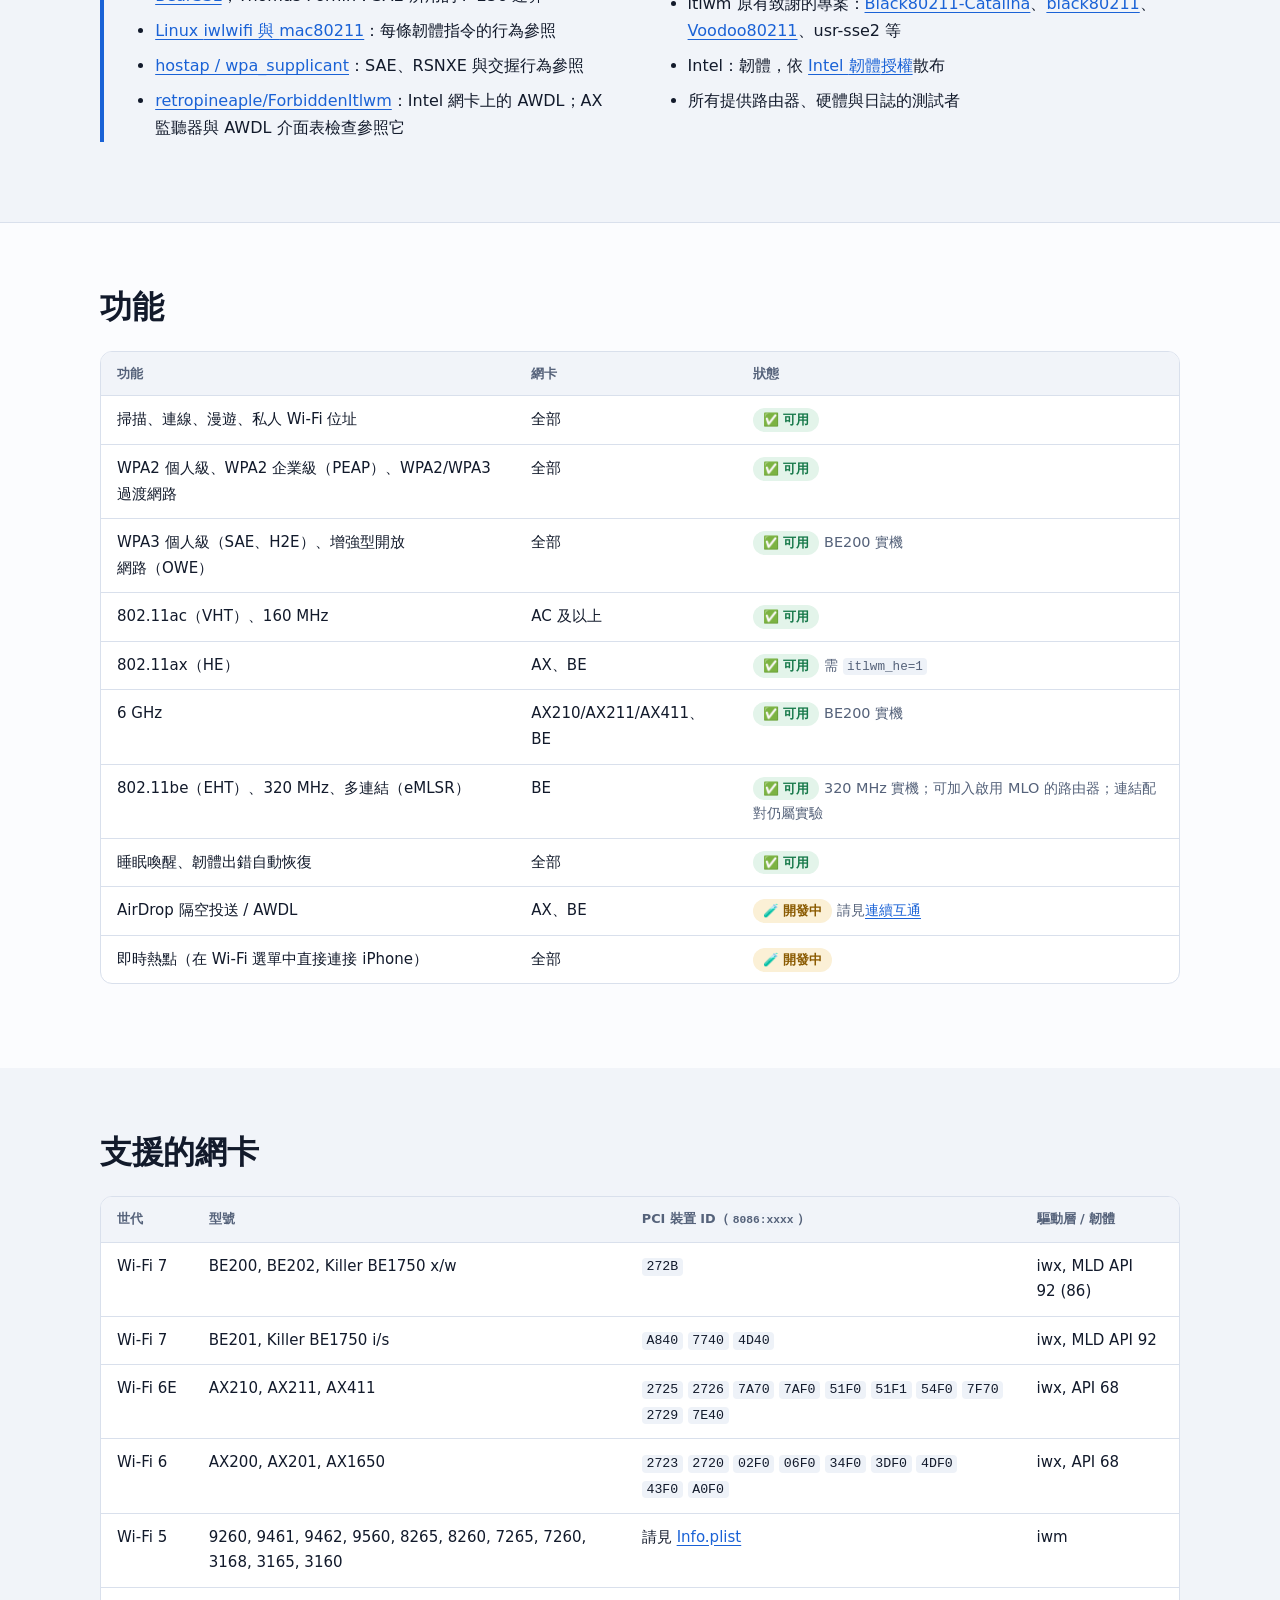
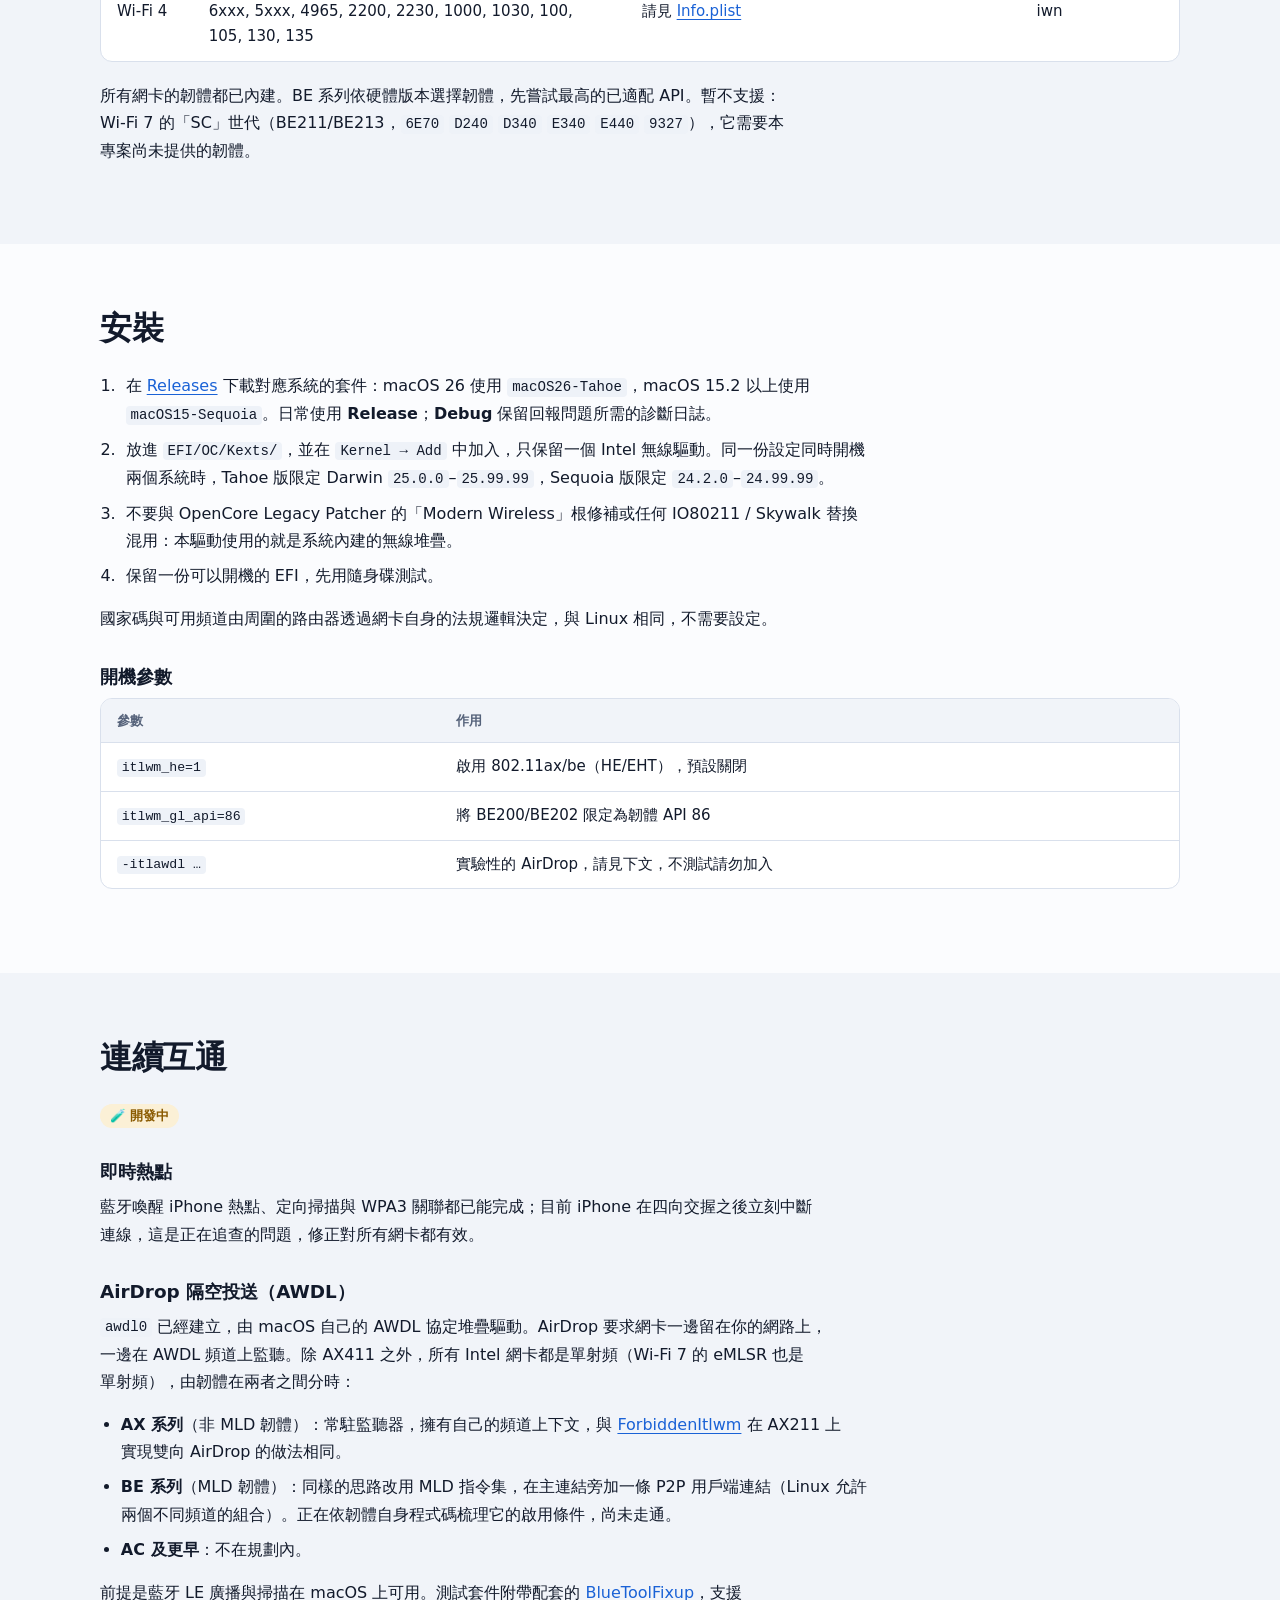
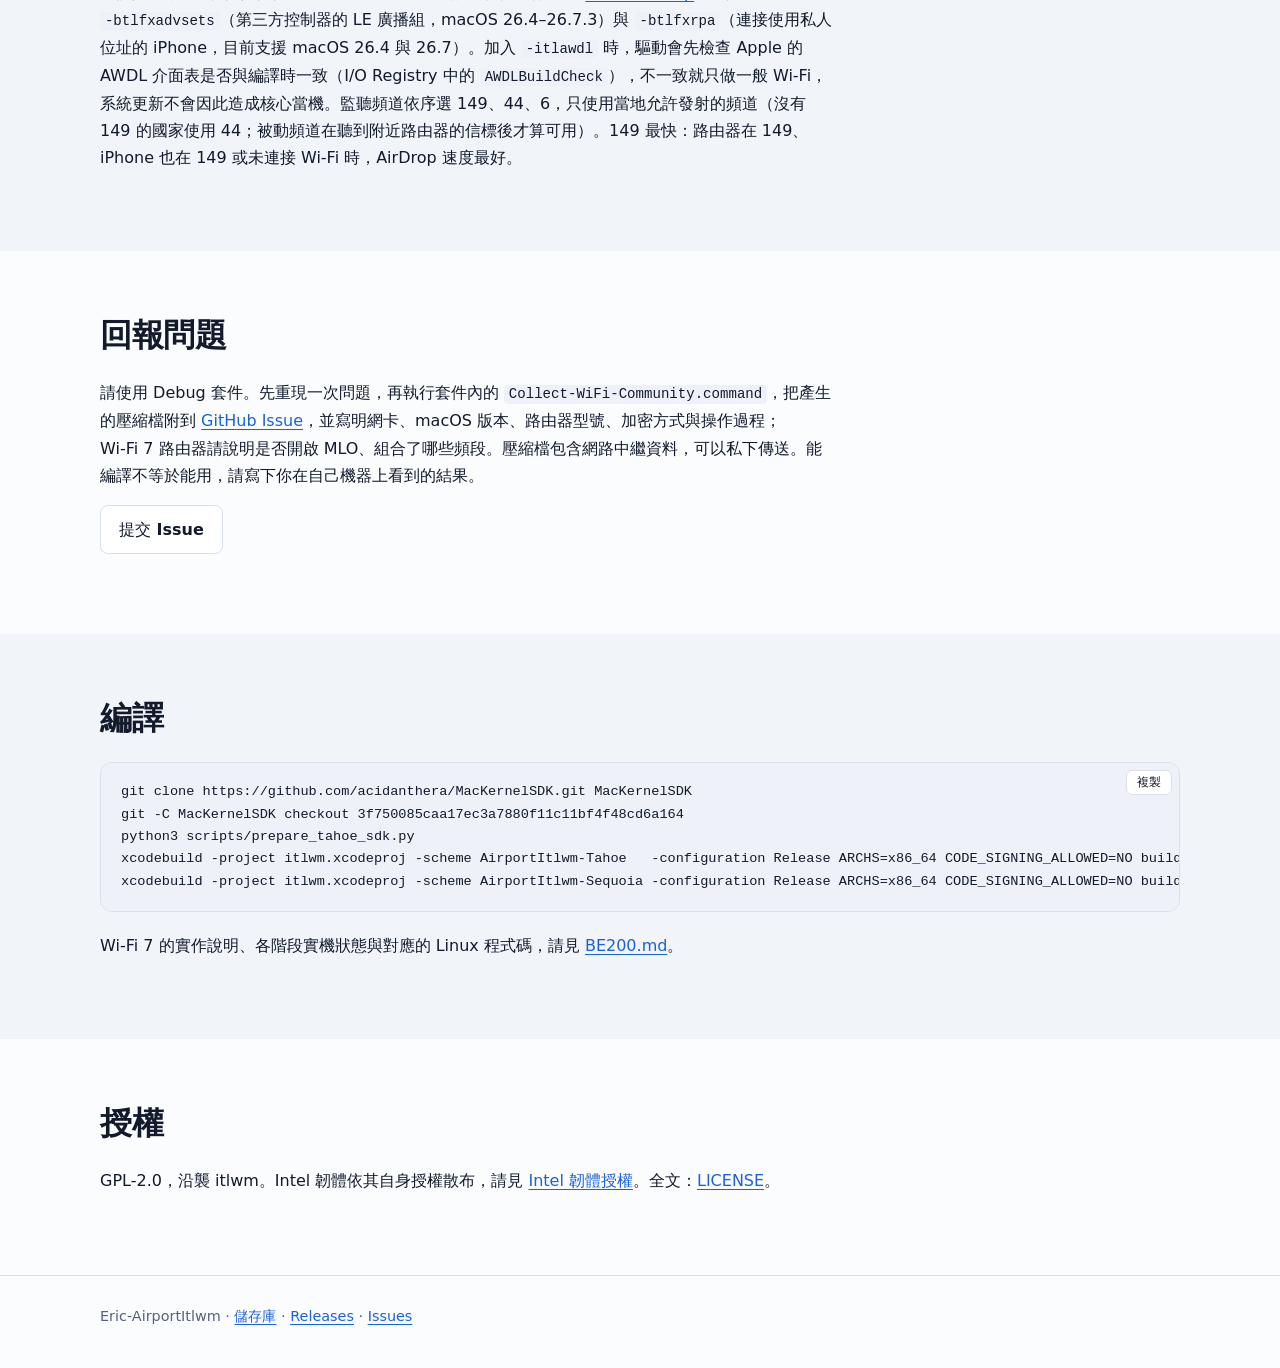
<file: docs/zh-hant/index.html>
<!DOCTYPE html>
<html lang="zh-Hant" data-lang="zh-hant">
<head>
<meta charset="utf-8">
<meta name="viewport" content="width=device-width, initial-scale=1">
<meta name="color-scheme" content="light dark">
<title>Eric-AirportItlwm：Intel 無線網卡的 macOS 原生驅動程式，從 802.11n 到 Wi-Fi 7</title>
<meta name="description" content="macOS Tahoe 26、Sequoia 15 · WPA3 · 6 GHz · 802.11be · BE200 / BE201 以及 itlwm 支援的所有網卡">
<link rel="canonical" href="https://ersiter.github.io/Eric-AirportItlwm/zh-hant/">
<link rel="alternate" hreflang="en" href="https://ersiter.github.io/Eric-AirportItlwm/">
<link rel="alternate" hreflang="zh-Hans" href="https://ersiter.github.io/Eric-AirportItlwm/zh-hans/">
<link rel="alternate" hreflang="zh-Hant" href="https://ersiter.github.io/Eric-AirportItlwm/zh-hant/">
<link rel="alternate" hreflang="de" href="https://ersiter.github.io/Eric-AirportItlwm/de/">
<link rel="alternate" hreflang="fr" href="https://ersiter.github.io/Eric-AirportItlwm/fr/">
<link rel="alternate" hreflang="ru" href="https://ersiter.github.io/Eric-AirportItlwm/ru/">
<link rel="alternate" hreflang="x-default" href="https://ersiter.github.io/Eric-AirportItlwm/">
<link rel="icon" type="image/png" href="../be200-icon.png">
<link rel="stylesheet" href="../style.css">
<script src="../lang.js"></script>
<script defer src="../app.js"></script>
</head>
<body>
<a class="skip" href="#main">跳到內文</a>
<header class="top"><div class="bar">
<a class="brand" href="#top"><img src="../be200-icon.png" width="28" height="28" alt="">Eric-AirportItlwm</a>
<button class="burger" type="button" aria-label="選單" aria-expanded="false" aria-controls="sections"><span></span><span></span><span></span></button>
<nav id="sections" aria-label="目錄">
<a href="#lineage">源流</a>
<a href="#works">功能</a>
<a href="#cards">網卡</a>
<a href="#install">安裝</a>
<a href="#continuity">連續互通</a>
<a href="#report">回報</a>
<a href="#build">編譯</a>
<a href="#license">授權</a>
</nav>
<details class="lang">
<summary aria-label="Language"><span lang="zh-Hant">zh-Hant</span></summary>
<ul>
<li><a href="../" hreflang="en" lang="en" data-lang="en-us">en-US<span>English</span></a></li>
<li><a href="../zh-hans/" hreflang="zh-Hans" lang="zh-Hans" data-lang="zh-hans">zh-Hans<span>简体中文</span></a></li>
<li><a href="./" hreflang="zh-Hant" lang="zh-Hant" data-lang="zh-hant" aria-current="true">zh-Hant<span>繁體中文</span></a></li>
<li><a href="../de/" hreflang="de" lang="de" data-lang="de">de<span>Deutsch</span></a></li>
<li><a href="../fr/" hreflang="fr" lang="fr" data-lang="fr">fr<span>Français</span></a></li>
<li><a href="../ru/" hreflang="ru" lang="ru" data-lang="ru">ru<span>Русский</span></a></li>
</ul>
</details>
</div></header>
<main id="main">
<section class="hero" id="top"><div class="wrap hero-grid">
<div class="hero-text">
<p class="eyebrow">開<wbr>放<wbr>原始<wbr>碼 <wbr>· <wbr><span class="nw">GPL-2</span>.0 · <wbr>x86_<wbr>64</p>
<h1>Intel <wbr>無線<wbr>網卡<wbr>的 <wbr>macOS <wbr>原生<wbr>驅動<wbr>程式，<wbr>從 <wbr><span class="nw">802.11n</span> <wbr>到 <wbr><span class="nw">Wi-Fi 7</span></h1>
<p class="sub">macOS <wbr>Tahoe 26、<wbr>Sequoia 15 · <wbr>WPA3 · <wbr>6 GHz · <wbr><span class="nw">802.11be</span> · <wbr><span class="nw">BE200 / BE201</span> <wbr>以及 <wbr>itlwm <wbr>支援<wbr>的<wbr>所有<wbr>網卡</p>
<p class="lead">在 <wbr>AirportItlwm <wbr>的 <wbr><span class="nw">Wi-Fi 6</span> <wbr>基礎上<wbr>做到<wbr>了 <wbr><span class="nw">Wi-Fi 7</span><wbr>（BE200、<wbr>BE201），<wbr>並<wbr>持續開發 <wbr>AirDrop<wbr>（隔空投送）<wbr>與即時<wbr>熱點。<wbr>原有<wbr>網卡<wbr>全部<wbr>保留，<wbr>使用 <wbr>macOS <wbr>內建<wbr>的 <wbr><span class="nw">Wi-Fi</span>，<wbr>不需要 <wbr>HeliPort。</p>
<p class="cta"><a target="_blank" rel="noopener noreferrer" class="btn primary" href="https://github.com/Ersiter/Eric-AirportItlwm/releases/latest">前往 Releases 下載</a><a target="_blank" rel="noopener noreferrer" class="btn" href="https://github.com/Ersiter/Eric-AirportItlwm">GitHub 儲存庫</a><a target="_blank" rel="noopener noreferrer" class="btn" href="https://github.com/Ersiter/Eric-AirportItlwm/issues">Issues</a></p>
<p class="credit-line">基於 <a target="_blank" rel="noopener noreferrer" href="https://github.com/OpenIntelWireless/itlwm">itlwm</a> <wbr>與 <a target="_blank" rel="noopener noreferrer" href="https://github.com/laobamac/itlwm">laobamac/itlwm</a>。<wbr>請見<a href="#lineage">源流<wbr>與<wbr>致謝</a>。</p>
</div>
<div class="hero-art"><img src="../be200-icon.png" width="256" height="256" alt="Eric-AirportItlwm"></div>
</div>
<div class="wrap"><dl class="stats">
<div><dt>連線速率</dt><dd><span class="num">2882</span> <span class="unit">Mbit/s</span></dd></div>
<div><dt>傳送</dt><dd><span class="num">2.55</span> <span class="unit">Gbit/s</span></dd></div>
<div><dt>接收</dt><dd><span class="num">1.84</span> <span class="unit">Gbit/s</span></dd></div>
<div><dt>實機</dt><dd><span class="num">320</span> <span class="unit">MHz</span></dd></div>
</dl><p class="note">BE200 <wbr>實測：<wbr>macOS 26，<wbr>6 GHz，<wbr>320 MHz，<wbr>雙串流。<wbr>數值為<wbr>連線<wbr>速率<wbr>與<wbr>介面<wbr>實測。<wbr>5 GHz <wbr>HE <wbr>160 MHz。<wbr>睡眠：<wbr>任意<wbr>時間<wbr>長度<wbr>的<wbr>睡眠<wbr>後<wbr>立即<wbr>重新<wbr>連線<wbr>（測試者<wbr>回報）。</p>
<ul class="chips"><li>macOS 26 Tahoe</li><li>macOS 15.2+ Sequoia</li><li>x86_64</li><li>GPL-2.0</li></ul></div>
</section>
<section class="lineage" id="lineage"><div class="wrap">
<h2>源流<wbr>與<wbr>致謝</h2>
<p class="big">本<wbr>專案<wbr>的<wbr>存在<wbr>完全<wbr>仰賴<wbr>他<wbr>人<wbr>的<wbr>原始<wbr>碼。<wbr>它<wbr>保留 <wbr>itlwm <wbr>與 <wbr>AirportItlwm <wbr>的<wbr>全部<wbr>內容<wbr>並<wbr>在<wbr>其上<wbr>增加<wbr>功能，<wbr>並非<wbr>取代。<wbr>感謝<wbr>下列<wbr>所有人。</p>
<ol class="chain">
<li><strong>itlwm</strong><span><a target="_blank" rel="noopener noreferrer" href="https://github.com/zxystd">zxystd</a> / <a target="_blank" rel="noopener noreferrer" href="https://github.com/OpenIntelWireless/itlwm">OpenIntelWireless</a></span></li>
<li><strong>laobamac/itlwm</strong><span><span class="nw">Tahoe/Sequoia</span> <wbr>原生 <wbr>Apple <wbr>無線<wbr>介面</span></li>
<li><strong>Eric-AirportItlwm</strong><span>本儲<wbr>存庫</span></li>
</ol>
<p><a target="_blank" rel="noopener noreferrer" href="https://github.com/zxystd">zxystd</a> / <a target="_blank" rel="noopener noreferrer" href="https://github.com/OpenIntelWireless/itlwm">OpenIntelWireless</a> <wbr>的 <strong>itlwm</strong> → <a target="_blank" rel="noopener noreferrer" href="https://github.com/laobamac/itlwm">laobamac/itlwm</a>（<span class="nw">Tahoe/Sequoia</span> <wbr>原生 <wbr>Apple <wbr>無線<wbr>介面）<wbr>→ <wbr>本儲<wbr>存庫：<wbr>保留<wbr>以<wbr>上<wbr>全部，<wbr>並新<wbr>增 <wbr><span class="nw">Wi-Fi 7</span> <wbr>傳輸<wbr>層與 <wbr>MLD <wbr>韌體<wbr>路徑、<wbr>WPA3 <wbr>SAE/H2E <wbr>與 <wbr>OWE、<wbr>6 GHz、<wbr>320 MHz <wbr>和<wbr>多<wbr>連結，<wbr>依 <wbr>Linux <code>iwlwifi</code>（<code>mld</code>、<code>mvm</code>）<wbr>與 <code>mac80211</code> <wbr>逐條指令實作。</p>
<h3>致謝</h3>
<ul class="credits">
<li><a target="_blank" rel="noopener noreferrer" href="https://github.com/zxystd">zxystd</a> <wbr>與 <a target="_blank" rel="noopener noreferrer" href="https://github.com/OpenIntelWireless">OpenIntelWireless</a>：<wbr>itlwm、<wbr>AirportItlwm</li>
<li><a target="_blank" rel="noopener noreferrer" href="https://github.com/laobamac/itlwm">laobamac</a>：<wbr>Tahoe <wbr>與 <wbr>Sequoia <wbr>的<wbr>原生 <wbr>IO80211 <wbr>/ <wbr>Skywalk <wbr>/ <wbr>WCL <wbr>介面，<wbr>以及<wbr>審閱<wbr>與<wbr>指導</li>
<li><a target="_blank" rel="noopener noreferrer" href="https://github.com/openbsd/src">OpenBSD</a>、<wbr>Stefan <wbr>Sperling <wbr>與貢獻者：<wbr>net80211、<wbr>iwn、<wbr>iwm、<wbr>iwx <wbr>與 <wbr>SAE <wbr>實作</li>
<li><a target="_blank" rel="noopener noreferrer" href="https://bearssl.org/">BearSSL</a>，<wbr>Thomas <wbr>Pornin：<wbr>SAE <wbr>所用<wbr>的 <wbr><span class="nw">P-256</span> <wbr>運算</li>
<li><a target="_blank" rel="noopener noreferrer" href="https://github.com/torvalds/linux/tree/master/drivers/net/wireless/intel/iwlwifi">Linux <wbr>iwlwifi <wbr>與 <wbr>mac80211</a>：<wbr>每條<wbr>韌體<wbr>指令<wbr>的<wbr>行為<wbr>參照</li>
<li><a target="_blank" rel="noopener noreferrer" href="https://w1.fi/">hostap / wpa_supplicant</a>：<wbr>SAE、<wbr>RSNXE <wbr>與<wbr>交握行為<wbr>參照</li>
<li><a target="_blank" rel="noopener noreferrer" href="https://github.com/retropineaple/ForbiddenItlwm">retropineaple/ForbiddenItlwm</a>：<wbr>Intel <wbr>網卡上<wbr>的 <wbr>AWDL；<wbr>AX <wbr>監聽器<wbr>與 <wbr>AWDL <wbr>介面<wbr>表檢<wbr>查<wbr>參照<wbr>它</li>
<li><a target="_blank" rel="noopener noreferrer" href="https://github.com/crazyhulk">crazyhulk</a>：<wbr>AWDL <wbr>介面<wbr>的<wbr>前期<wbr>工作<wbr>與 <wbr>BlueToolFixup <wbr>的 <wbr>BLE <wbr>修補</li>
<li><a target="_blank" rel="noopener noreferrer" href="https://github.com/seemoo-lab/owl"><span class="nw">seemoo-lab</span>/owl</a>：<wbr>開源 <wbr>AWDL <wbr>實作，<wbr>作為<wbr>協定<wbr>參照</li>
<li><a target="_blank" rel="noopener noreferrer" href="https://github.com/acidanthera">Acidanthera</a>：<wbr>MacKernelSDK、<wbr>Lilu、<wbr>BrcmPatchRAM <wbr>/ <wbr>BlueToolFixup</li>
<li>Mieze：<wbr>macOS <wbr>接收路<wbr>徑<wbr>方面<wbr>的<wbr>指導</li>
<li>itlwm <wbr>原有<wbr>致謝<wbr>的<wbr>專案：<a target="_blank" rel="noopener noreferrer" href="https://github.com/AppleIntelWiFi/Black80211-Catalina"><span class="nw">Black80211-Catalina</span></a>、<a target="_blank" rel="noopener noreferrer" href="https://github.com/rpeshkov/black80211">black80211</a>、<a target="_blank" rel="noopener noreferrer" href="https://github.com/mercurysquad/Voodoo80211">Voodoo80211</a>、<wbr><span class="nw">usr-sse2</span> <wbr>等</li>
<li>Intel：<wbr>韌體，<wbr>依 <a target="_blank" rel="noopener noreferrer" href="https://github.com/Ersiter/Eric-AirportItlwm/blob/be200-tahoe/iwlwifi-firmware-license">Intel <wbr>韌體<wbr>授權</a>散布</li>
<li>所有<wbr>提供<wbr>路由<wbr>器、<wbr>硬體<wbr>與<wbr>日誌<wbr>的<wbr>測試者</li>
</ul></div></section>
<section id="works"><div class="wrap"><h2>功能</h2>
<div class="table-wrap"><table><thead><tr><th>功能</th><th>網卡</th><th>狀態</th></tr></thead><tbody>
<tr><td>掃描、<wbr>連線、<wbr>漫遊、<wbr>私人 <wbr><span class="nw">Wi-Fi</span> <wbr>位址</td><td>全部</td><td><span class="pill ok"><span aria-hidden="true">✅</span> 可用</span></td></tr>
<tr><td>WPA2 <wbr>個人級、<wbr>WPA2 <wbr>企業<wbr>級<wbr>（PEAP）、<wbr>WPA2/WPA3 <wbr>過<wbr>渡網路</td><td>全部</td><td><span class="pill ok"><span aria-hidden="true">✅</span> 可用</span></td></tr>
<tr><td>WPA3 <wbr>個人<wbr>級<wbr>（SAE、<wbr>H2E）、<wbr>增強型開放<wbr>網路<wbr>（OWE）</td><td>全部</td><td><span class="pill ok"><span aria-hidden="true">✅</span> 可用</span> <span class="snote">BE200 <wbr>實機</span></td></tr>
<tr><td><span class="nw">802.11ac</span><wbr>（VHT）、<wbr>160 MHz</td><td>AC 及以上</td><td><span class="pill ok"><span aria-hidden="true">✅</span> 可用</span></td></tr>
<tr><td><span class="nw">802.11ax</span><wbr>（HE）</td><td>AX、BE</td><td><span class="pill ok"><span aria-hidden="true">✅</span> 可用</span> <span class="snote">需 <code>itlwm_he=1</code></span></td></tr>
<tr><td>6 GHz</td><td>AX210/AX211/AX411、BE</td><td><span class="pill ok"><span aria-hidden="true">✅</span> 可用</span> <span class="snote">BE200 <wbr>實機</span></td></tr>
<tr><td><span class="nw">802.11be</span><wbr>（EHT）、<wbr>320 MHz、<wbr>多<wbr>連結<wbr>（eMLSR）</td><td>BE</td><td><span class="pill ok"><span aria-hidden="true">✅</span> 可用</span> <span class="snote">320 MHz <wbr>實機；<wbr>可加入啟用 <wbr>MLO <wbr>的<wbr>路由<wbr>器；<wbr>連結配<wbr>對<wbr>仍屬實驗</span></td></tr>
<tr><td>睡眠<wbr>喚醒、<wbr>韌體<wbr>出錯自動恢復</td><td>全部</td><td><span class="pill ok"><span aria-hidden="true">✅</span> 可用</span></td></tr>
<tr><td>AirDrop <wbr>隔空投送 <wbr>/ <wbr>AWDL</td><td>AX、BE</td><td><span class="pill dev"><span aria-hidden="true">🧪</span> 開發中</span> <span class="snote">請見<a href="#continuity">連續<wbr>互通</a></span></td></tr>
<tr><td>即<wbr>時<wbr>熱點<wbr>（在 <wbr><span class="nw">Wi-Fi</span> <wbr>選單<wbr>中<wbr>直接<wbr>連接 <wbr>iPhone）</td><td>全部</td><td><span class="pill dev"><span aria-hidden="true">🧪</span> 開發中</span></td></tr>
</tbody></table></div></div></section>
<section id="cards"><div class="wrap"><h2>支援<wbr>的<wbr>網卡</h2>
<div class="table-wrap"><table class="cards"><thead><tr><th>世代</th><th>型號</th><th>PCI <wbr>裝置 <wbr>ID<wbr>（<code>8086:xxxx</code>）</th><th>驅動層 <wbr>/ <wbr>韌體</th></tr></thead><tbody>
<tr><td><span class="nw">Wi-Fi 7</span></td><td>BE200, BE202, Killer BE1750 x/w</td><td><code>272B</code></td><td>iwx, MLD API 92 (86)</td></tr>
<tr><td><span class="nw">Wi-Fi 7</span></td><td>BE201, Killer BE1750 i/s</td><td><code>A840</code> <code>7740</code> <code>4D40</code></td><td>iwx, MLD API 92</td></tr>
<tr><td><span class="nw">Wi-Fi 6E</span></td><td>AX210, AX211, AX411</td><td><code>2725</code> <code>2726</code> <code>7A70</code> <code>7AF0</code> <code>51F0</code> <code>51F1</code> <code>54F0</code> <code>7F70</code> <code>2729</code> <code>7E40</code></td><td>iwx, API 68</td></tr>
<tr><td><span class="nw">Wi-Fi 6</span></td><td>AX200, AX201, AX1650</td><td><code>2723</code> <code>2720</code> <code>02F0</code> <code>06F0</code> <code>34F0</code> <code>3DF0</code> <code>4DF0</code> <code>43F0</code> <code>A0F0</code></td><td>iwx, API 68</td></tr>
<tr><td><span class="nw">Wi-Fi 5</span></td><td>9260, 9461, 9462, 9560, 8265, 8260, 7265, 7260, 3168, 3165, 3160</td><td>請見 <a target="_blank" rel="noopener noreferrer" href="https://github.com/Ersiter/Eric-AirportItlwm/blob/be200-tahoe/AirportItlwm/WCL/Info.plist">Info.plist</a></td><td>iwm</td></tr>
<tr><td><span class="nw">Wi-Fi 4</span></td><td>6xxx, 5xxx, 4965, 2200, 2230, 1000, 1030, 100, 105, 130, 135</td><td>請見 <a target="_blank" rel="noopener noreferrer" href="https://github.com/Ersiter/Eric-AirportItlwm/blob/be200-tahoe/AirportItlwm/WCL/Info.plist">Info.plist</a></td><td>iwn</td></tr>
</tbody></table></div><p>所有<wbr>網卡<wbr>的<wbr>韌體<wbr>都<wbr>已<wbr>內建。<wbr>BE <wbr>系列<wbr>依硬體<wbr>版本<wbr>選擇<wbr>韌體，<wbr>先嘗試<wbr>最高<wbr>的<wbr>已適配 <wbr>API。<wbr>暫不<wbr>支援：<wbr><span class="nw">Wi-Fi 7</span> <wbr>的<wbr>「SC」<wbr>世代<wbr>（BE211/BE213，<code>6E70</code> <code>D240</code> <code>D340</code> <code>E340</code> <code>E440</code> <code>9327</code>），<wbr>它<wbr>需要<wbr>本<wbr>專案尚未<wbr>提供<wbr>的<wbr>韌體。</p></div></section>
<section id="install"><div class="wrap"><h2>安裝</h2><ol class="steps">
<li>在 <a target="_blank" rel="noopener noreferrer" href="https://github.com/Ersiter/Eric-AirportItlwm/releases">Releases</a> <wbr>下載<wbr>對<wbr>應系統<wbr>的<wbr>套件：<wbr>macOS 26 <wbr>使用 <code>macOS26-Tahoe</code>，<wbr>macOS 15.2 <wbr>以上<wbr>使用 <code>macOS15-Sequoia</code>。<wbr>日常<wbr>使用 <strong>Release</strong>；<strong>Debug</strong> <wbr>保留<wbr>回報<wbr>問題<wbr>所需<wbr>的<wbr>診斷<wbr>日誌。</li>
<li>放進 <code>EFI/OC/Kexts/</code>，<wbr>並<wbr>在 <code>Kernel → Add</code> <wbr>中<wbr>加入，<wbr>只<wbr>保留<wbr>一個 <wbr>Intel <wbr>無線<wbr>驅動。<wbr>同一份<wbr>設定同時<wbr>開機<wbr>兩個<wbr>系統<wbr>時，<wbr>Tahoe <wbr>版限定 <wbr>Darwin <code>25.0.0</code>–<code>25.99.99</code>，<wbr>Sequoia <wbr>版限定 <code>24.2.0</code>–<code>24.99.99</code>。</li>
<li>不要<wbr>與 <wbr>OpenCore <wbr>Legacy <wbr>Patcher <wbr>的<wbr>「Modern <wbr>Wireless」<wbr>根<wbr>修補<wbr>或<wbr>任何 <wbr>IO80211 <wbr>/ <wbr>Skywalk <wbr>替換<wbr>混用：<wbr>本<wbr>驅動<wbr>使用<wbr>的<wbr>就是<wbr>系統<wbr>內建<wbr>的<wbr>無線<wbr>堆疊。</li>
<li>保留<wbr>一份<wbr>可以<wbr>開機<wbr>的 <wbr>EFI，<wbr>先用<wbr>隨身碟<wbr>測試。</li>
</ol><p>國家<wbr>碼<wbr>與<wbr>可用<wbr>頻道<wbr>由<wbr>周圍<wbr>的<wbr>路由<wbr>器<wbr>透過<wbr>網卡<wbr>自身<wbr>的<wbr>法規<wbr>邏輯<wbr>決定，<wbr>與 <wbr>Linux <wbr>相同，<wbr>不需要<wbr>設定。</p>
<h3>開機<wbr>參數</h3><div class="table-wrap"><table><thead><tr><th>參數</th><th>作用</th></tr></thead><tbody>
<tr><td><code>itlwm_he=1</code></td><td>啟用 <wbr><span class="nw">802.11ax</span>/be<wbr>（HE/EHT），<wbr>預設關閉</td></tr>
<tr><td><code>itlwm_gl_api=86</code></td><td>將 <wbr>BE200/BE202 <wbr>限定<wbr>為韌體 <wbr>API 86</td></tr>
<tr><td><code>-itlawdl …</code></td><td>實驗性<wbr>的 <wbr>AirDrop，<wbr>請見<wbr>下文，<wbr>不測試<wbr>請<wbr>勿加入</td></tr>
</tbody></table></div></div></section>
<section id="continuity"><div class="wrap"><h2>連續<wbr>互通</h2>
<p><span class="pill dev"><span aria-hidden="true">🧪</span> 開發中</span></p>
<h3>即<wbr>時<wbr>熱點</h3><p>藍牙喚醒 <wbr>iPhone <wbr>熱點、<wbr>定向<wbr>掃描<wbr>與 <wbr>WPA3 <wbr>關聯<wbr>都<wbr>已能<wbr>完成；<wbr>目前 <wbr>iPhone <wbr>在<wbr>四向<wbr>交握之後<wbr>立刻<wbr>中斷<wbr>連線，<wbr>這<wbr>是<wbr>正在<wbr>追查<wbr>的<wbr>問題，<wbr>修正<wbr>對<wbr>所有<wbr>網卡<wbr>都有效。</p>
<h3>AirDrop <wbr>隔空投送<wbr>（AWDL）</h3><p><code>awdl0</code> <wbr>已經<wbr>建立，<wbr>由 <wbr>macOS <wbr>自己<wbr>的 <wbr>AWDL <wbr>協定<wbr>堆疊<wbr>驅動。<wbr>AirDrop <wbr>要求<wbr>網卡<wbr>一邊<wbr>留<wbr>在<wbr>你<wbr>的<wbr>網路<wbr>上，<wbr>一邊<wbr>在 <wbr>AWDL <wbr>頻道<wbr>上<wbr>監聽。<wbr>除 <wbr>AX411 <wbr>之外，<wbr>所有 <wbr>Intel <wbr>網卡<wbr>都是<wbr>單射<wbr>頻<wbr>（<span class="nw">Wi-Fi 7</span> <wbr>的 <wbr>eMLSR <wbr>也是<wbr>單射<wbr>頻），<wbr>由韌<wbr>體<wbr>在<wbr>兩者<wbr>之間<wbr>分時：</p><ul>
<li><strong>AX <wbr>系列</strong>（非 <wbr>MLD <wbr>韌體）：<wbr>常<wbr>駐監<wbr>聽器，<wbr>擁有<wbr>自己<wbr>的<wbr>頻道<wbr>上<wbr>下文，<wbr>與 <a target="_blank" rel="noopener noreferrer" href="https://github.com/retropineaple/ForbiddenItlwm">ForbiddenItlwm</a> <wbr>在 <wbr>AX211 <wbr>上<wbr>實現雙向 <wbr>AirDrop <wbr>的<wbr>做法<wbr>相同。</li>
<li><strong>BE <wbr>系列</strong>（MLD <wbr>韌體）：<wbr>同樣<wbr>的<wbr>思路<wbr>改用 <wbr>MLD <wbr>指令集，<wbr>在<wbr>主連結<wbr>旁<wbr>加<wbr>一條 <wbr>P2P <wbr>用戶端<wbr>連結<wbr>（Linux <wbr>允許<wbr>兩個<wbr>不同<wbr>頻道<wbr>的<wbr>組合）。<wbr>正在<wbr>依韌<wbr>體<wbr>自身程式<wbr>碼梳理<wbr>它<wbr>的<wbr>啟用<wbr>條件，<wbr>尚未<wbr>走通。</li>
<li><strong>AC <wbr>及<wbr>更早</strong>：<wbr>不在<wbr>規劃內。</li>
</ul><p>前提<wbr>是<wbr>藍牙 <wbr>LE <wbr>廣播<wbr>與<wbr>掃描<wbr>在 <wbr>macOS <wbr>上<wbr>可用。<wbr>測試套<wbr>件<wbr>附帶<wbr>配套<wbr>的 <a target="_blank" rel="noopener noreferrer" href="https://github.com/acidanthera/BrcmPatchRAM">BlueToolFixup</a>，<wbr>支援 <code>-btlfxadvsets</code>（第三方控制器<wbr>的 <wbr>LE <wbr>廣<wbr>播組，<wbr>macOS 26.4–26.7.3）<wbr>與 <code>-btlfxrpa</code>（連接<wbr>使用<wbr>私<wbr>人<wbr>位址<wbr>的 <wbr>iPhone，<wbr>目前<wbr>支援 <wbr>macOS 26.4 <wbr>與 <wbr>26.7）。<wbr>加入 <code>-itlawdl</code> <wbr>時，<wbr>驅動<wbr>會<wbr>先檢查 <wbr>Apple <wbr>的 <wbr>AWDL <wbr>介面<wbr>表<wbr>是否<wbr>與<wbr>編譯<wbr>時<wbr>一致<wbr>（I/O <wbr>Registry <wbr>中<wbr>的 <code>AWDLBuildCheck</code>），<wbr>不一致<wbr>就<wbr>只做一般 <wbr><span class="nw">Wi-Fi</span>，<wbr>系統<wbr>更新<wbr>不會<wbr>因此<wbr>造成核心<wbr>當機。<wbr>監聽頻道<wbr>依序選 <wbr>149、<wbr>44、<wbr>6，<wbr>只使用當<wbr>地<wbr>允許<wbr>發射<wbr>的<wbr>頻道<wbr>（沒有 <wbr>149 <wbr>的<wbr>國家<wbr>使用 <wbr>44；<wbr>被<wbr>動頻<wbr>道<wbr>在<wbr>聽到<wbr>附近<wbr>路<wbr>由器<wbr>的<wbr>信標<wbr>後才算<wbr>可用）。<wbr>149 <wbr>最快：<wbr>路由器<wbr>在 <wbr>149、<wbr>iPhone <wbr>也<wbr>在 <wbr>149 <wbr>或<wbr>未連接 <wbr><span class="nw">Wi-Fi</span> <wbr>時，<wbr>AirDrop <wbr>速度<wbr>最好。</p></div></section>
<section id="report"><div class="wrap"><h2>回報<wbr>問題</h2><p>請<wbr>使用 <wbr>Debug <wbr>套件。<wbr>先<wbr>重現<wbr>一次<wbr>問題，<wbr>再執<wbr>行套<wbr>件內<wbr>的 <code>Collect-WiFi-Community.command</code>，<wbr>把<wbr>產生<wbr>的<wbr>壓縮<wbr>檔附到 <a target="_blank" rel="noopener noreferrer" href="https://github.com/Ersiter/Eric-AirportItlwm/issues">GitHub Issue</a>，<wbr>並<wbr>寫明<wbr>網卡、<wbr>macOS <wbr>版本、<wbr>路由器型號、<wbr>加密方式<wbr>與操作<wbr>過程；<wbr><span class="nw">Wi-Fi 7</span> <wbr>路由器請<wbr>說明<wbr>是否開啟 <wbr>MLO、<wbr>組合<wbr>了<wbr>哪些<wbr>頻段。<wbr>壓縮<wbr>檔包含<wbr>網路<wbr>中<wbr>繼資料，<wbr>可以<wbr>私下<wbr>傳送。<wbr>能<wbr>編譯<wbr>不等於<wbr>能用，<wbr>請<wbr>寫下<wbr>你<wbr>在<wbr>自己<wbr>機器上<wbr>看到<wbr>的<wbr>結果。</p><p><a target="_blank" rel="noopener noreferrer" class="btn" href="https://github.com/Ersiter/Eric-AirportItlwm/issues/new">提交 Issue</a></p></div></section>
<section id="build"><div class="wrap"><h2>編譯</h2>
<div class="code"><button type="button" class="copy" data-copied="已複製" hidden>複製</button><pre><code>git clone https://github.com/acidanthera/MacKernelSDK.git MacKernelSDK
git -C MacKernelSDK checkout 3f750085caa17ec3a7880f11c11bf4f48cd6a164
python3 scripts/prepare_tahoe_sdk.py
xcodebuild -project itlwm.xcodeproj -scheme AirportItlwm-Tahoe   -configuration Release ARCHS=x86_64 CODE_SIGNING_ALLOWED=NO build
xcodebuild -project itlwm.xcodeproj -scheme AirportItlwm-Sequoia -configuration Release ARCHS=x86_64 CODE_SIGNING_ALLOWED=NO build</code></pre></div>
<p><span class="nw">Wi-Fi 7</span> <wbr>的<wbr>實作<wbr>說明、<wbr>各階段實機狀態<wbr>與<wbr>對應<wbr>的 <wbr>Linux <wbr>程式碼，<wbr>請見 <a target="_blank" rel="noopener noreferrer" href="https://github.com/Ersiter/Eric-AirportItlwm/blob/be200-tahoe/BE200.md">BE200.md</a>。</p></div></section>
<section id="license"><div class="wrap"><h2>授權</h2><p><span class="nw">GPL-2</span>.0，<wbr>沿襲 <wbr>itlwm。<wbr>Intel <wbr>韌體<wbr>依其<wbr>自身授權<wbr>散布，<wbr>請見 <a target="_blank" rel="noopener noreferrer" href="https://github.com/Ersiter/Eric-AirportItlwm/blob/be200-tahoe/iwlwifi-firmware-license">Intel <wbr>韌體<wbr>授權</a>。<wbr>全文：<a target="_blank" rel="noopener noreferrer" href="https://github.com/Ersiter/Eric-AirportItlwm/blob/be200-tahoe/LICENSE">LICENSE</a>。</p></div></section>
</main>
<footer><div class="wrap"><p>Eric-AirportItlwm · <a target="_blank" rel="noopener noreferrer" href="https://github.com/Ersiter/Eric-AirportItlwm">儲存庫</a> · <a target="_blank" rel="noopener noreferrer" href="https://github.com/Ersiter/Eric-AirportItlwm/releases">Releases</a> · <a target="_blank" rel="noopener noreferrer" href="https://github.com/Ersiter/Eric-AirportItlwm/issues">Issues</a></p></div></footer>
</body>
</html>
</file>
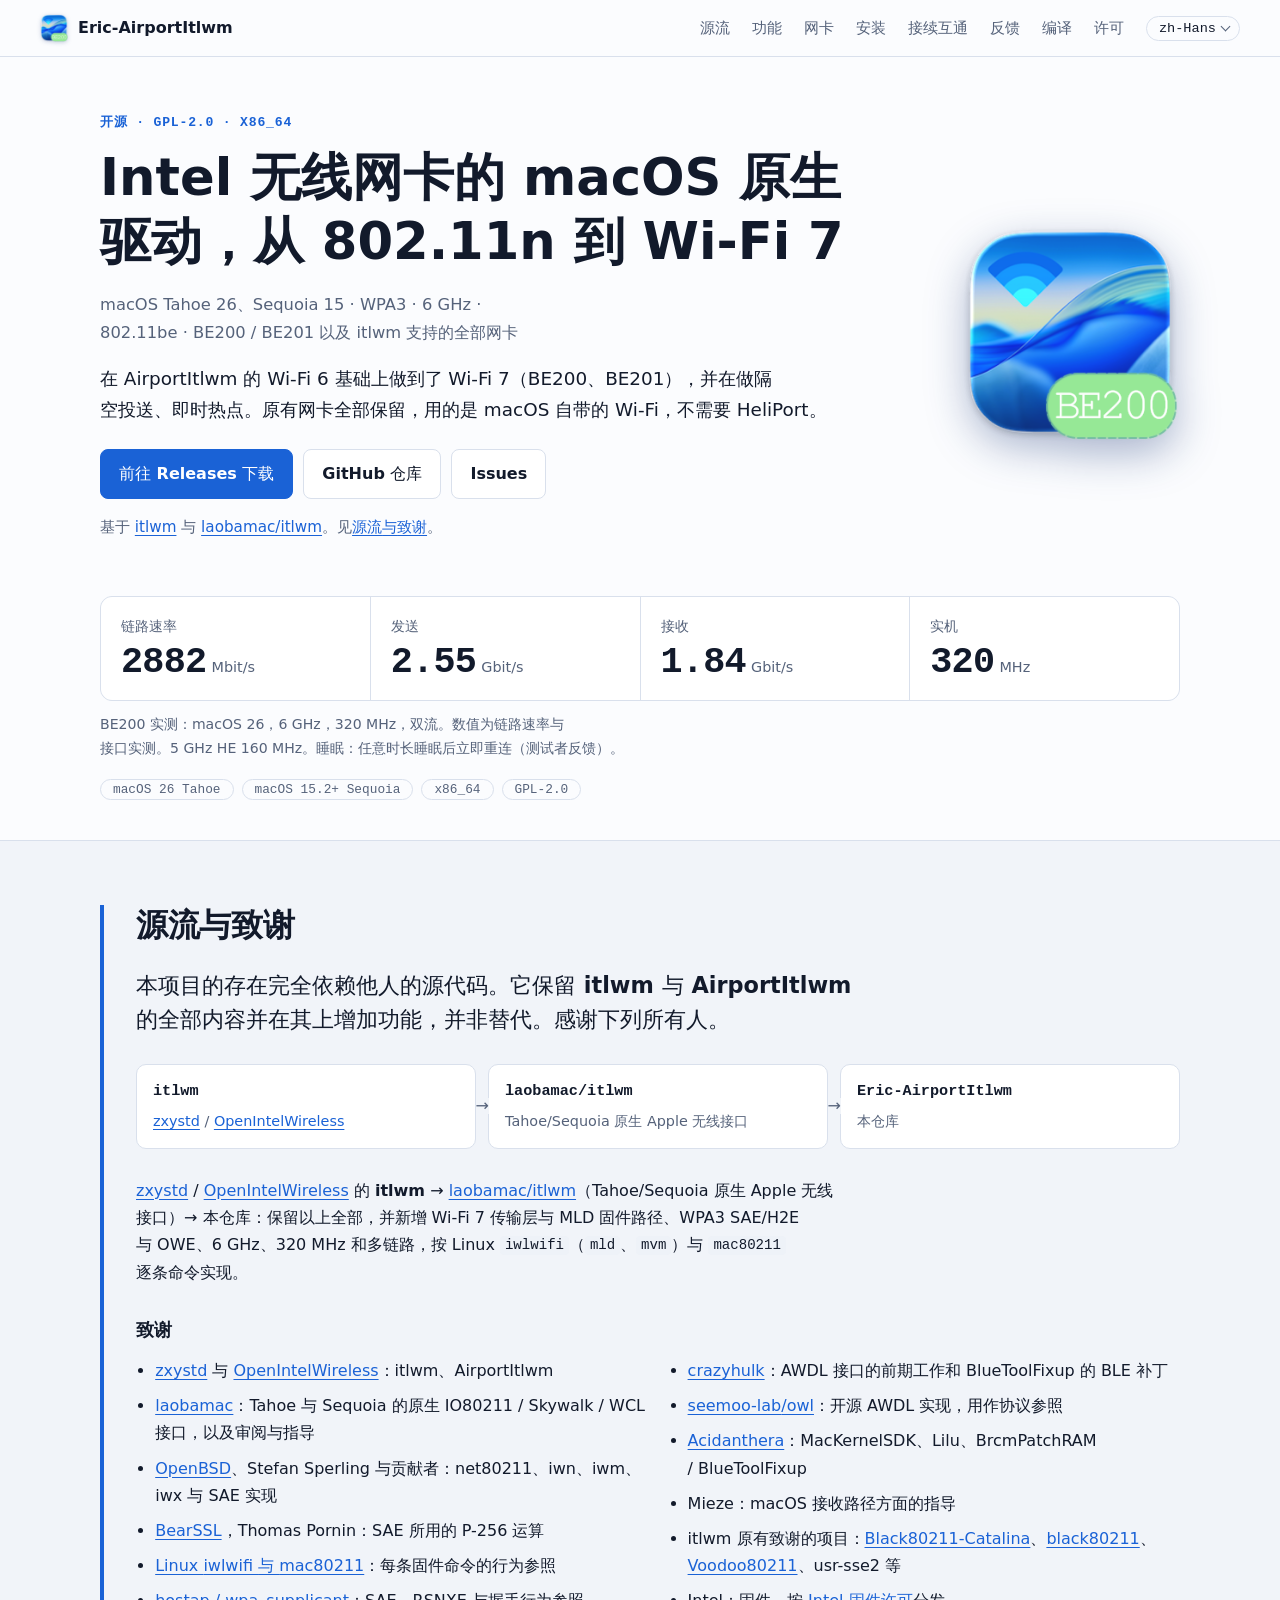
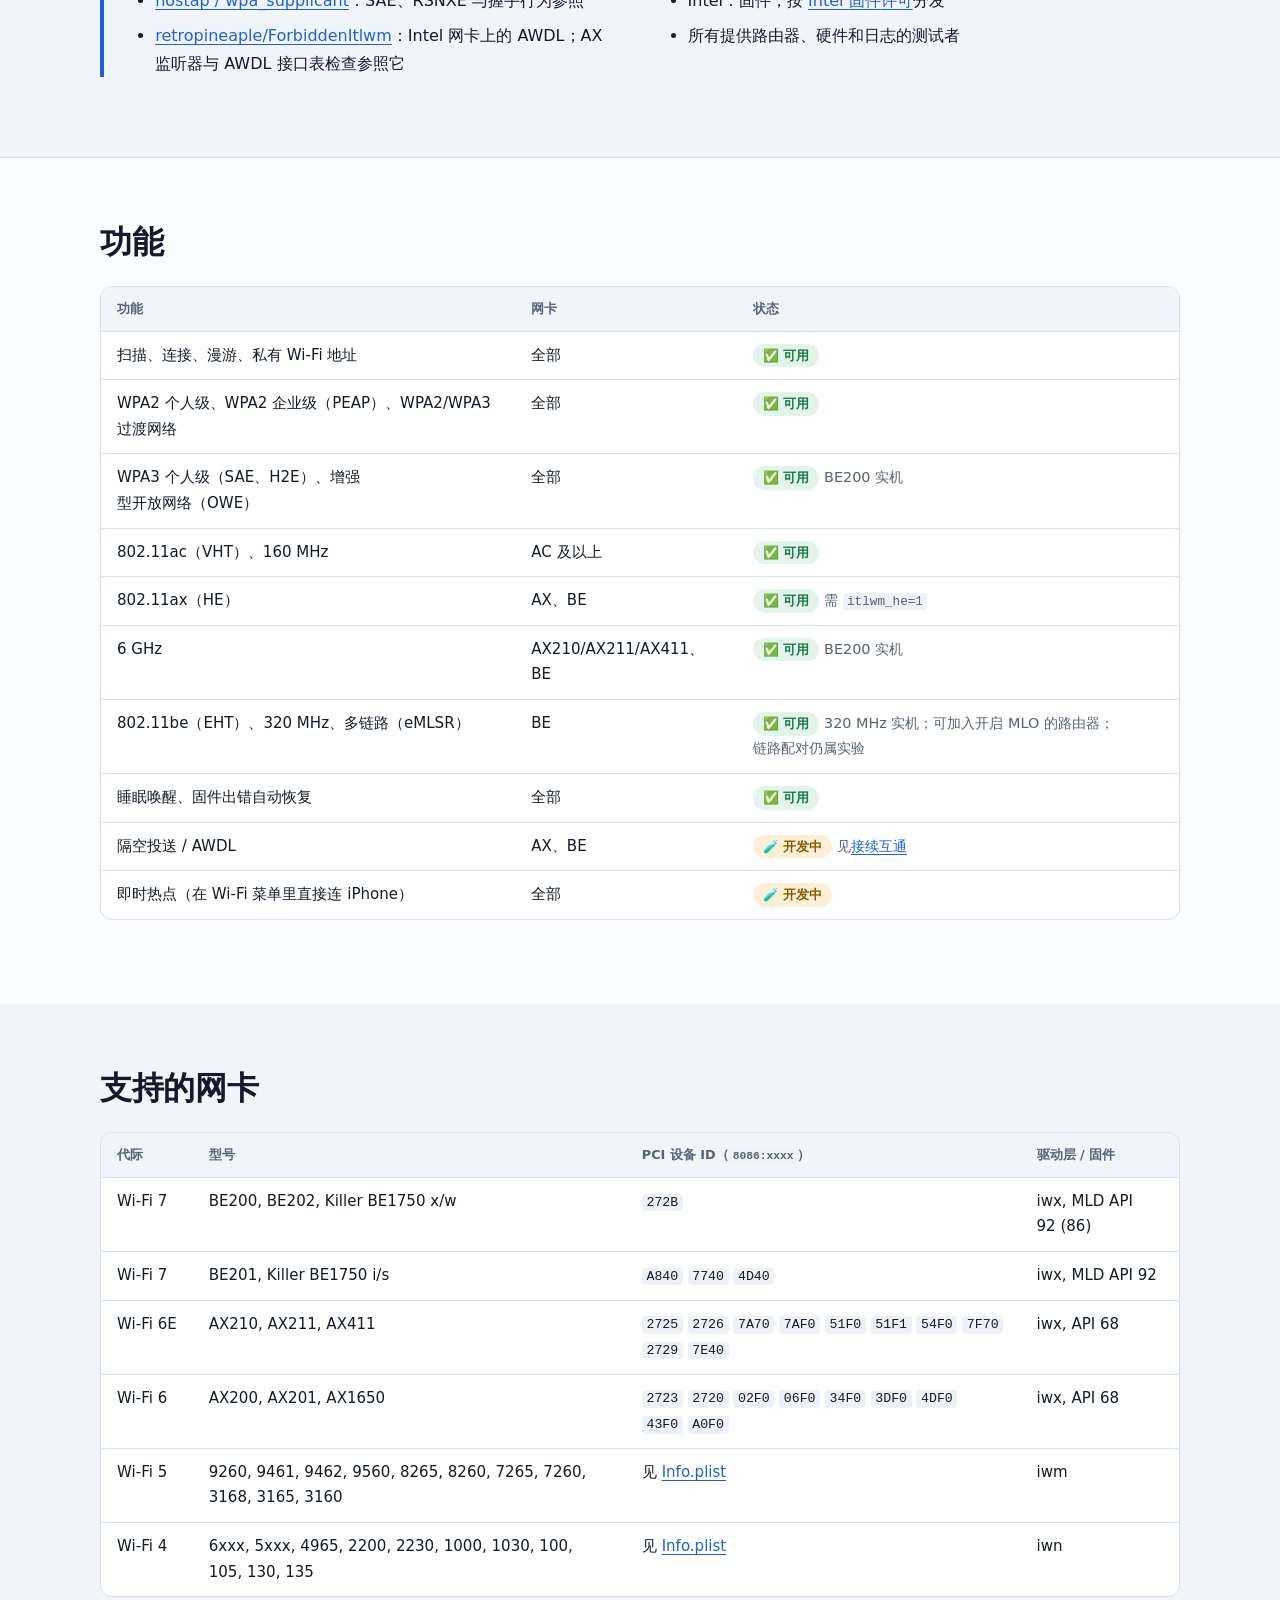
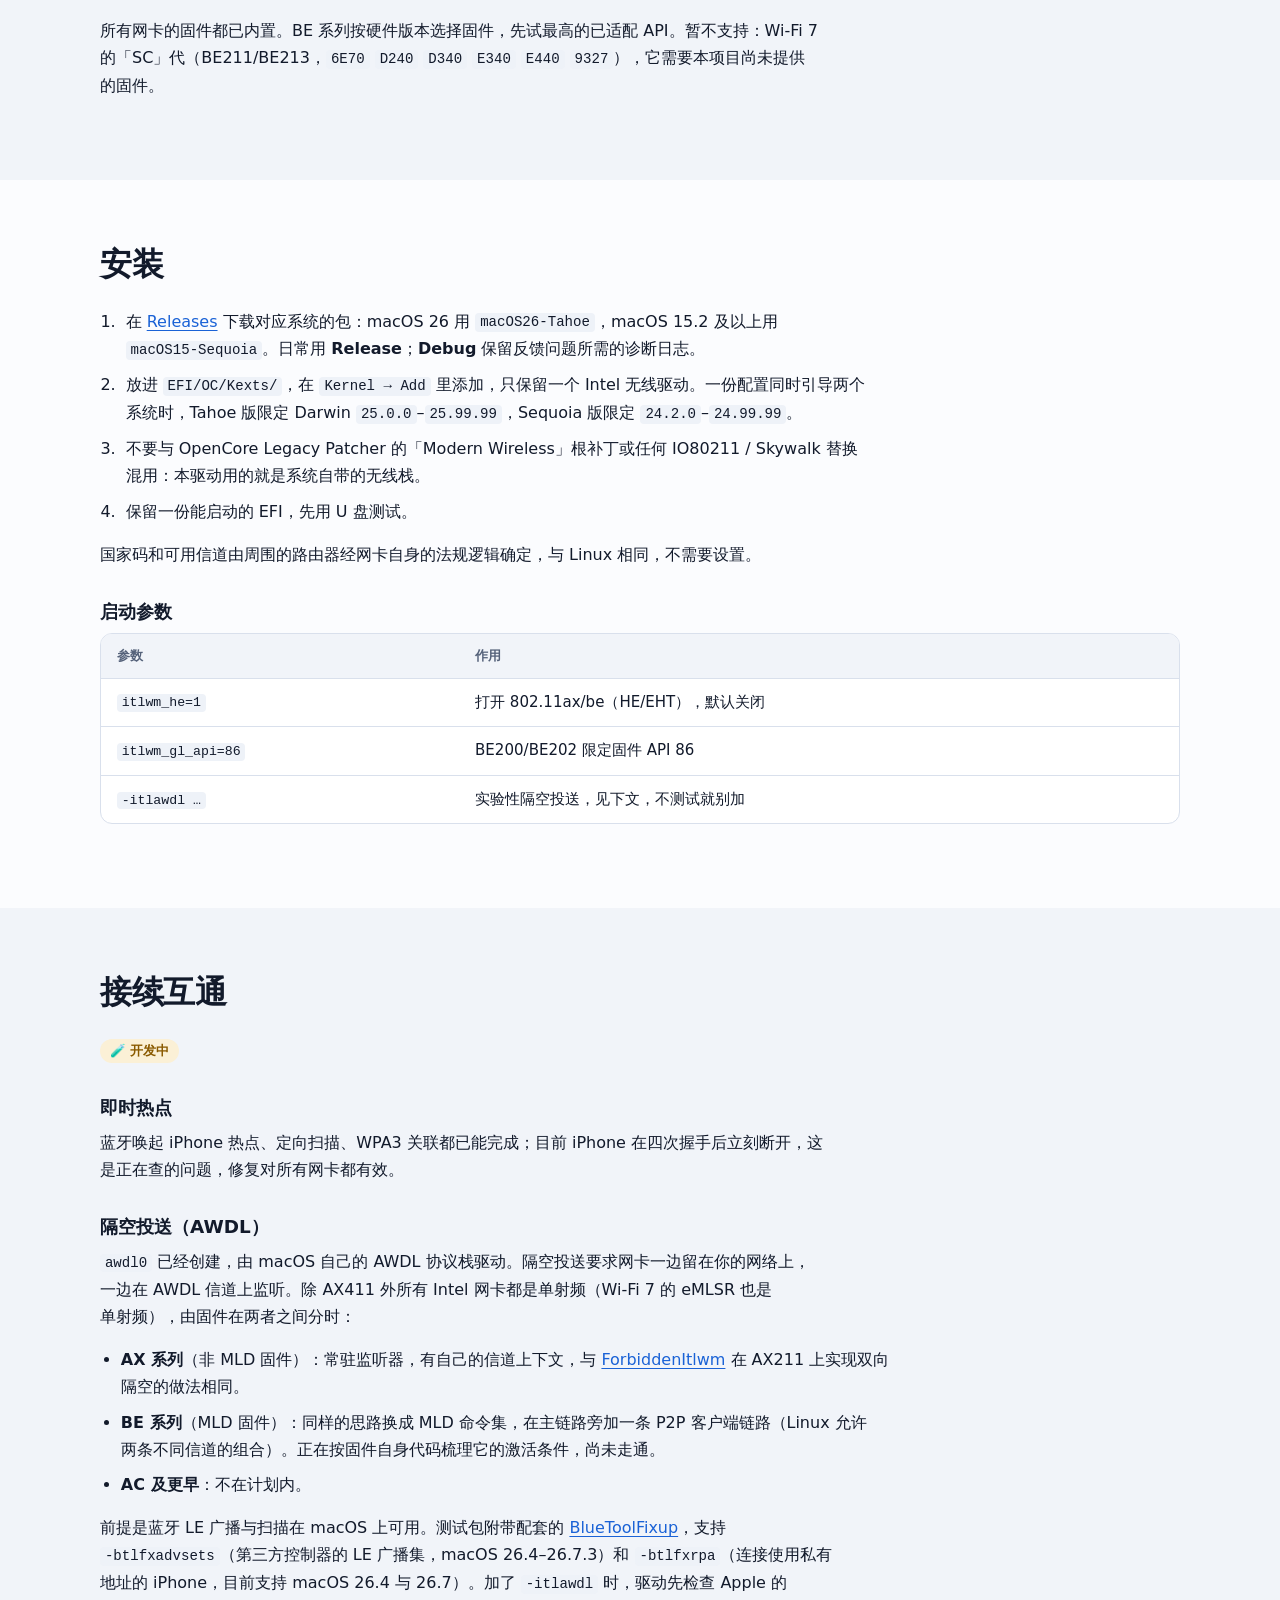
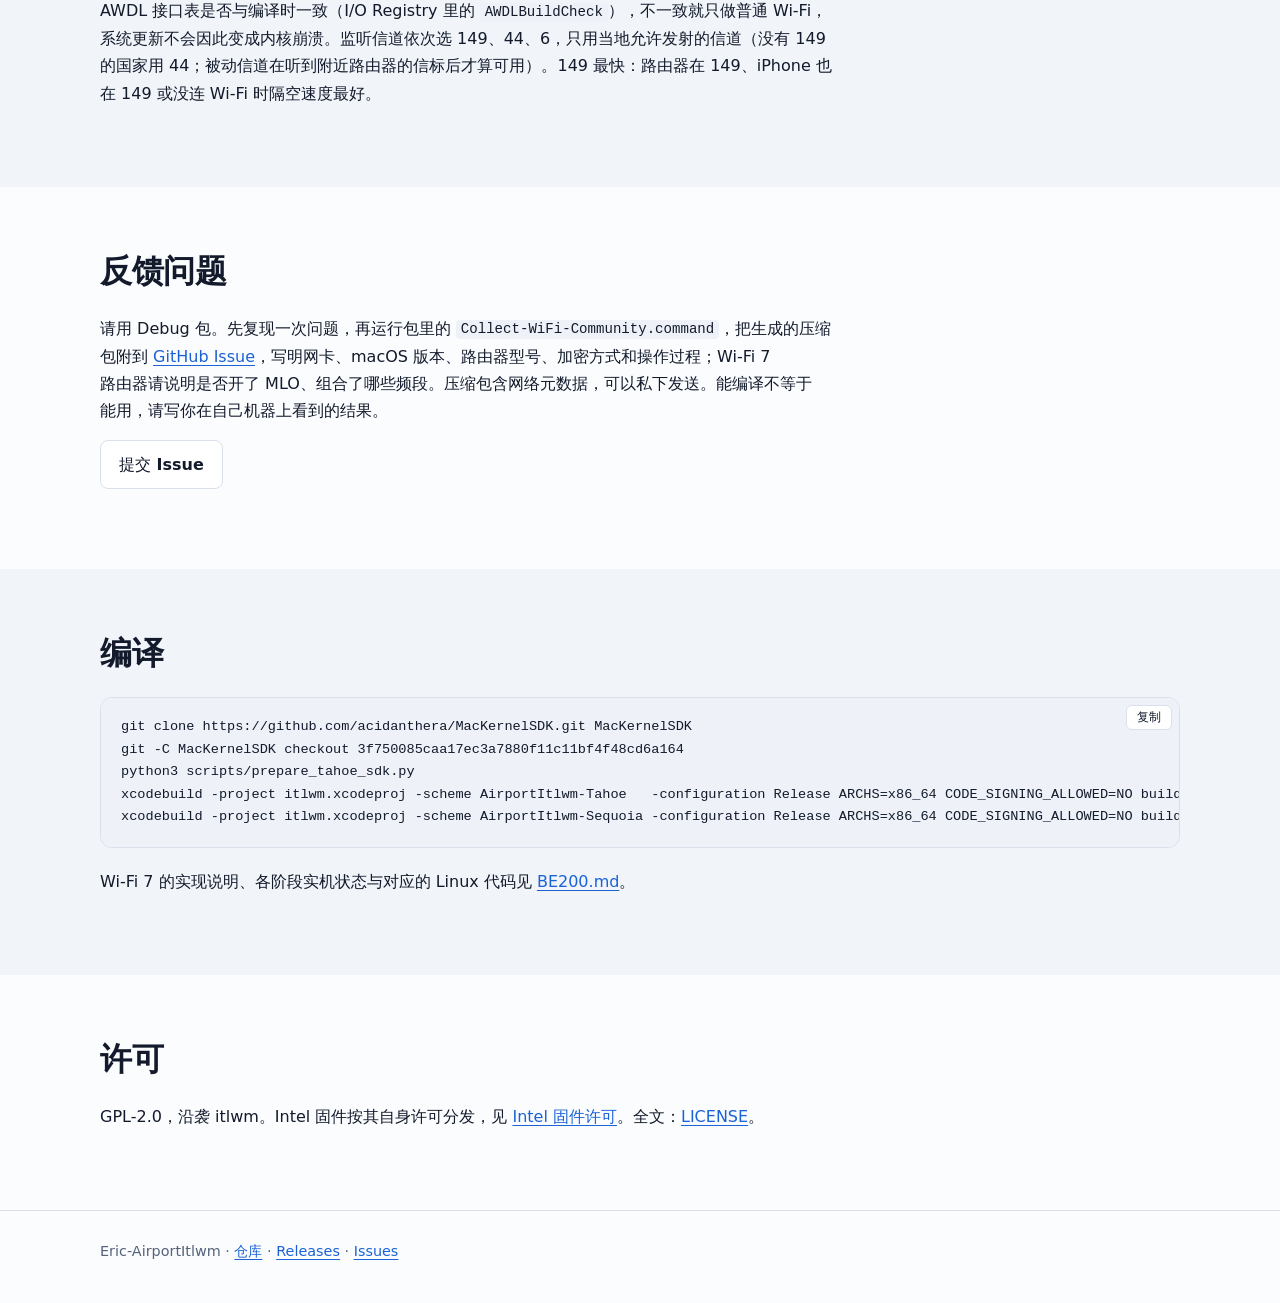
<file: docs/zh/index.html>
<!DOCTYPE html>
<html lang="zh-Hans"><head><meta charset="utf-8"><meta http-equiv="refresh" content="0; url=../zh-hans/"><link rel="canonical" href="https://ersiter.github.io/Eric-AirportItlwm/zh-hans/"><title>Eric-AirportItlwm</title></head><body><a href="../zh-hans/">简体中文</a></body></html>
</file>
<file: docs/style.css>
:root {
  color-scheme: light dark;
  --bg: #fbfcfe;
  --bg-alt: #f1f4f9;
  --panel: #ffffff;
  --line: #d9e0ec;
  --text: #121a2b;
  --muted: #55627a;
  --accent: #1a62d6;
  --accent-ink: #ffffff;
  --ok: #17794a;
  --ok-bg: #e3f4ea;
  --dev: #8a5a00;
  --dev-bg: #fbf0d6;
  --code-bg: #eef2f8;
  --sans: system-ui, -apple-system, "Segoe UI", "PingFang SC", "Hiragino Sans GB", "Microsoft YaHei", "Noto Sans CJK SC", "Noto Sans SC", sans-serif;
  --mono: ui-monospace, "SF Mono", Menlo, Consolas, "Liberation Mono", monospace;
}

@media (prefers-color-scheme: dark) {
  :root {
    --bg: #080d17;
    --bg-alt: #0c1322;
    --panel: #0f1829;
    --line: #1f2c45;
    --text: #dbe5f6;
    --muted: #8da0bf;
    --accent: #5aa8ff;
    --accent-ink: #06101f;
    --ok: #62d394;
    --ok-bg: #0f2a1d;
    --dev: #f0c35a;
    --dev-bg: #2b2210;
    --code-bg: #0a1220;
  }
}

* { box-sizing: border-box; }
:lang(zh-Hant) { --sans: system-ui, -apple-system, "Segoe UI", "PingFang TC", "Microsoft JhengHei", "Noto Sans CJK TC", "Noto Sans TC", sans-serif; }

/* Line breaks: no word is split over two lines. Chinese breaks only at the phrase marks (<wbr>) the build puts in;
   names, versions and numbers with their unit carry .nw or a no-break space. */
.nw { white-space: nowrap; }
h1, h2, h3, .big, .lead, .sub, .note { text-wrap: balance; }
p, li, td { text-wrap: pretty; }
:lang(zh-Hans) body, :lang(zh-Hant) body { word-break: keep-all; overflow-wrap: break-word; line-break: strict; }
html { scroll-behavior: smooth; scroll-padding-top: 72px; -webkit-text-size-adjust: 100%; }
body {
  margin: 0;
  background: var(--bg);
  color: var(--text);
  font: 16px/1.7 var(--sans);
  -webkit-font-smoothing: antialiased;
}
img { max-width: 100%; height: auto; }
a { color: var(--accent); text-underline-offset: 3px; }
a:hover { text-decoration-thickness: 2px; }
:focus-visible { outline: 2px solid var(--accent); outline-offset: 2px; border-radius: 3px; }
section[tabindex="-1"]:focus, main[tabindex="-1"]:focus { outline: none; }
code { font-family: var(--mono); font-size: .88em; background: var(--code-bg); padding: .1em .35em; border-radius: 4px; white-space: nowrap; }
.wrap { width: min(1080px, 100% - 40px); margin-inline: auto; }

.skip { position: absolute; left: -999px; top: 8px; background: var(--accent); color: var(--accent-ink); padding: 8px 12px; border-radius: 6px; z-index: 20; }
.skip:focus { left: 8px; }

/* header: the bar spans the window; sections on the right, then the language menu */
.top { position: sticky; top: 0; z-index: 10; background: color-mix(in srgb, var(--bg) 88%, transparent); backdrop-filter: blur(10px); -webkit-backdrop-filter: blur(10px); border-bottom: 1px solid var(--line); }
.bar { display: flex; align-items: center; gap: 12px; min-height: 56px; padding-inline: clamp(16px, 4vw, 40px); }
.brand { display: flex; align-items: center; gap: 10px; font-weight: 650; color: var(--text); text-decoration: none; white-space: nowrap; margin-right: auto; flex-shrink: 0; }
.brand img { filter: drop-shadow(0 1px 2px rgba(10, 40, 110, .25)); }
.top nav { display: flex; gap: 2px; }
.top nav a { color: var(--muted); text-decoration: none; padding: 6px 10px; border-radius: 6px; font-size: .92rem; white-space: nowrap; }
.top nav a:hover { color: var(--text); background: var(--bg-alt); }

.lang { position: relative; }
.lang summary { list-style: none; cursor: pointer; font: .85rem var(--mono); border: 1px solid var(--line); padding: 4px 10px 4px 12px; border-radius: 999px; color: var(--text); white-space: nowrap; display: flex; align-items: center; gap: 6px; user-select: none; }
.lang summary::-webkit-details-marker { display: none; }
.lang summary::after { content: ""; width: 6px; height: 6px; border: solid var(--muted); border-width: 0 1.5px 1.5px 0; transform: translateY(-2px) rotate(45deg); transition: transform .15s; }
.lang[open] summary::after { transform: translateY(1px) rotate(-135deg); }
.lang summary:hover, .lang[open] summary { border-color: var(--accent); }
.lang ul { position: absolute; right: 0; top: calc(100% + 6px); list-style: none; margin: 0; padding: 4px; min-width: 168px; background: var(--panel); border: 1px solid var(--line); border-radius: 10px; box-shadow: 0 8px 24px -8px rgba(0, 0, 0, .25); }
.lang li { margin: 0; }
.lang ul a { display: flex; justify-content: space-between; gap: 12px; padding: 6px 10px; border-radius: 6px; text-decoration: none; color: var(--text); font: .85rem var(--mono); }
.lang ul a span { font-family: var(--sans); color: var(--muted); }
.lang ul a:hover { background: var(--bg-alt); }
.lang ul a[aria-current] { color: var(--accent); }

.burger { display: none; position: relative; width: 36px; height: 36px; padding: 0; border: 0; background: none; cursor: pointer; color: var(--text); }
.burger span { position: absolute; left: 8px; width: 20px; height: 1.5px; background: currentColor; border-radius: 1px; transition: transform .3s cubic-bezier(.34, 1.56, .64, 1), opacity .15s; }
.burger span:nth-child(1) { top: 11px; }
.burger span:nth-child(2) { top: 17px; }
.burger span:nth-child(3) { top: 23px; }
.burger[aria-expanded="true"] span:nth-child(1) { transform: translateY(6px) rotate(45deg); }
.burger[aria-expanded="true"] span:nth-child(2) { opacity: 0; }
.burger[aria-expanded="true"] span:nth-child(3) { transform: translateY(-6px) rotate(-45deg); }

@media (max-width: 1040px) {
  .burger { display: block; order: 3; }
  .top nav { position: fixed; top: 60px; right: clamp(8px, 3vw, 16px); flex-direction: column; gap: 0; min-width: 176px; padding: 4px; background: var(--panel); border: 1px solid var(--line); border-radius: 10px; box-shadow: 0 8px 24px -8px rgba(0, 0, 0, .25); transform: translateY(-8px); opacity: 0; visibility: hidden; transition: transform .2s, opacity .2s, visibility 0s .2s; }
  .top nav.open { transform: none; opacity: 1; visibility: visible; transition: transform .2s, opacity .2s; }
  .top nav a { padding: 8px 12px; }
}

/* sections */
section { padding: 64px 0; }
section:nth-of-type(even) { background: var(--bg-alt); }
h1, h2, h3 { line-height: 1.25; margin: 0; }
h2 { font-size: clamp(1.5rem, 1.1rem + 1.6vw, 2rem); letter-spacing: -.01em; margin-bottom: 24px; }
h3 { font-size: 1.15rem; margin: 32px 0 10px; }
p { margin: 0 0 1em; max-width: 72ch; }
ul, ol { padding-left: 1.3em; }
li { margin-bottom: .5em; max-width: 76ch; }

/* hero */
.hero { padding: 56px 0 40px; background: var(--bg) !important; }
.hero-grid { display: grid; grid-template-columns: 1fr 220px; gap: 40px; align-items: center; }
.eyebrow { color: var(--accent); font: 600 .82rem var(--mono); letter-spacing: .06em; text-transform: uppercase; margin-bottom: 14px; }
h1 { font-size: clamp(2rem, 1.2rem + 3.2vw, 3.2rem); letter-spacing: -.02em; max-width: 20ch; }
:lang(zh-Hans) h1, :lang(zh-Hant) h1 { letter-spacing: 0; max-width: 18em; }
.sub { color: var(--muted); margin-top: 18px; font-size: 1.02rem; }
.lead { font-size: 1.15rem; margin-top: 8px; }
.cta { display: flex; flex-wrap: wrap; gap: 10px; margin-top: 24px; }
.btn { display: inline-flex; align-items: center; justify-content: center; padding: 10px 18px; border: 1px solid var(--line); border-radius: 8px; text-decoration: none; color: var(--text); background: var(--panel); font-weight: 550; }
.btn:hover { border-color: var(--accent); }
.btn.primary { background: var(--accent); border-color: var(--accent); color: var(--accent-ink); }
.credit-line { color: var(--muted); font-size: .95rem; margin-top: 4px; }
.hero-art img { width: 100%; max-width: 220px; display: block; margin-inline: auto; filter: drop-shadow(0 14px 22px rgba(10, 40, 110, .35)); }
@media (prefers-color-scheme: dark) { .hero-art img { filter: drop-shadow(0 10px 28px rgba(90, 168, 255, .28)); } }

.stats { display: grid; grid-template-columns: repeat(4, 1fr); gap: 1px; margin: 40px 0 0; background: var(--line); border: 1px solid var(--line); border-radius: 12px; overflow: hidden; }
.stats > div { background: var(--panel); padding: 18px 20px; }
.stats dt { color: var(--muted); font-size: .85rem; }
.stats dd { margin: 4px 0 0; }
.num { font: 650 clamp(1.6rem, 1.2rem + 1.4vw, 2.3rem)/1.1 var(--mono); letter-spacing: -.02em; }
.unit { color: var(--muted); font-size: .9rem; }
.note { color: var(--muted); font-size: .88rem; margin: 12px 0 0; }
.chips { list-style: none; padding: 0; margin: 18px 0 0; display: flex; flex-wrap: wrap; gap: 8px; }
.chips li { margin: 0; font: .8rem var(--mono); color: var(--muted); border: 1px solid var(--line); border-radius: 999px; padding: 2px 12px; }

/* lineage */
.lineage { background: var(--bg-alt); border-block: 1px solid var(--line); }
.lineage .wrap { border-left: 4px solid var(--accent); padding-left: clamp(16px, 3vw, 32px); }
.big { font-size: clamp(1.15rem, 1rem + .7vw, 1.4rem); line-height: 1.5; font-weight: 550; max-width: 46em; }
.chain { list-style: none; padding: 0; margin: 28px 0; display: grid; grid-template-columns: repeat(3, 1fr); gap: 12px; counter-reset: c; }
.chain li { counter-increment: c; position: relative; background: var(--panel); border: 1px solid var(--line); border-radius: 10px; padding: 14px 16px; margin: 0; display: flex; flex-direction: column; gap: 4px; max-width: none; }
.chain li:not(:last-child)::after { content: "→"; position: absolute; right: -14px; top: 50%; transform: translateY(-50%); color: var(--muted); background: var(--bg-alt); z-index: 1; line-height: 1; }
.chain strong { font-family: var(--mono); font-size: .95rem; }
.chain span { color: var(--muted); font-size: .9rem; }
.credits { columns: 2 340px; column-gap: 40px; padding-left: 1.2em; }
.credits li { break-inside: avoid; }

/* tables */
.table-wrap { overflow-x: auto; border: 1px solid var(--line); border-radius: 12px; background: var(--panel); margin-bottom: 20px; }
table { border-collapse: collapse; width: 100%; font-size: .94rem; min-width: 560px; }
th, td { text-align: left; vertical-align: top; padding: 11px 16px; border-bottom: 1px solid var(--line); }
tbody tr:last-child td { border-bottom: 0; }
th { font-size: .8rem; text-transform: uppercase; letter-spacing: .05em; color: var(--muted); background: var(--bg-alt); font-weight: 600; white-space: nowrap; }
:lang(zh-Hans) th, :lang(zh-Hant) th { text-transform: none; letter-spacing: 0; }
table.cards { min-width: 720px; }
.pill { display: inline-block; font-size: .8rem; font-weight: 600; padding: 1px 10px; border-radius: 999px; white-space: nowrap; }
.pill.ok { color: var(--ok); background: var(--ok-bg); }
.pill.dev { color: var(--dev); background: var(--dev-bg); }
.snote { color: var(--muted); font-size: .9rem; display: inline; }

/* install / code */
.steps li { padding-left: .3em; }
.code { position: relative; margin: 0 0 20px; }
pre { margin: 0; padding: 18px 20px; background: var(--code-bg); border: 1px solid var(--line); border-radius: 12px; overflow-x: auto; font: .85rem/1.65 var(--mono); }
pre code { background: none; padding: 0; font-size: inherit; white-space: pre; }
.copy { position: absolute; top: 8px; right: 8px; font: .78rem var(--sans); padding: 3px 10px; border: 1px solid var(--line); border-radius: 6px; background: var(--panel); color: var(--text); cursor: pointer; }
.copy:hover { border-color: var(--accent); }

footer { padding: 28px 0 40px; color: var(--muted); font-size: .9rem; border-top: 1px solid var(--line); }
footer p { margin: 0; }

@media (max-width: 760px) {
  section { padding: 44px 0; }
  .hero-grid { grid-template-columns: 1fr; }
  .hero-art { order: -1; }
  .hero-art img { margin: 0; max-width: 96px; }
  /* Download spans the row; GitHub and Issues share the row below at equal width. */
  .cta { display: grid; grid-template-columns: 1fr 1fr; gap: 10px; }
  .cta .btn { padding: 12px 14px; }
  .cta .btn.primary { grid-column: 1 / -1; }
  .stats { grid-template-columns: repeat(2, 1fr); }
  .chain { grid-template-columns: 1fr; }
  .chain li:not(:last-child)::after { content: "↓"; right: auto; left: 50%; top: auto; bottom: -15px; transform: translateX(-50%); padding: 0 6px; }
}
@media (max-width: 480px) {
  .brand { font-size: .9rem; }
}
@media (prefers-reduced-motion: reduce) { html { scroll-behavior: auto; } }
@media print { .top, .copy, .skip { display: none; } section { padding: 24px 0; } }
</file>
